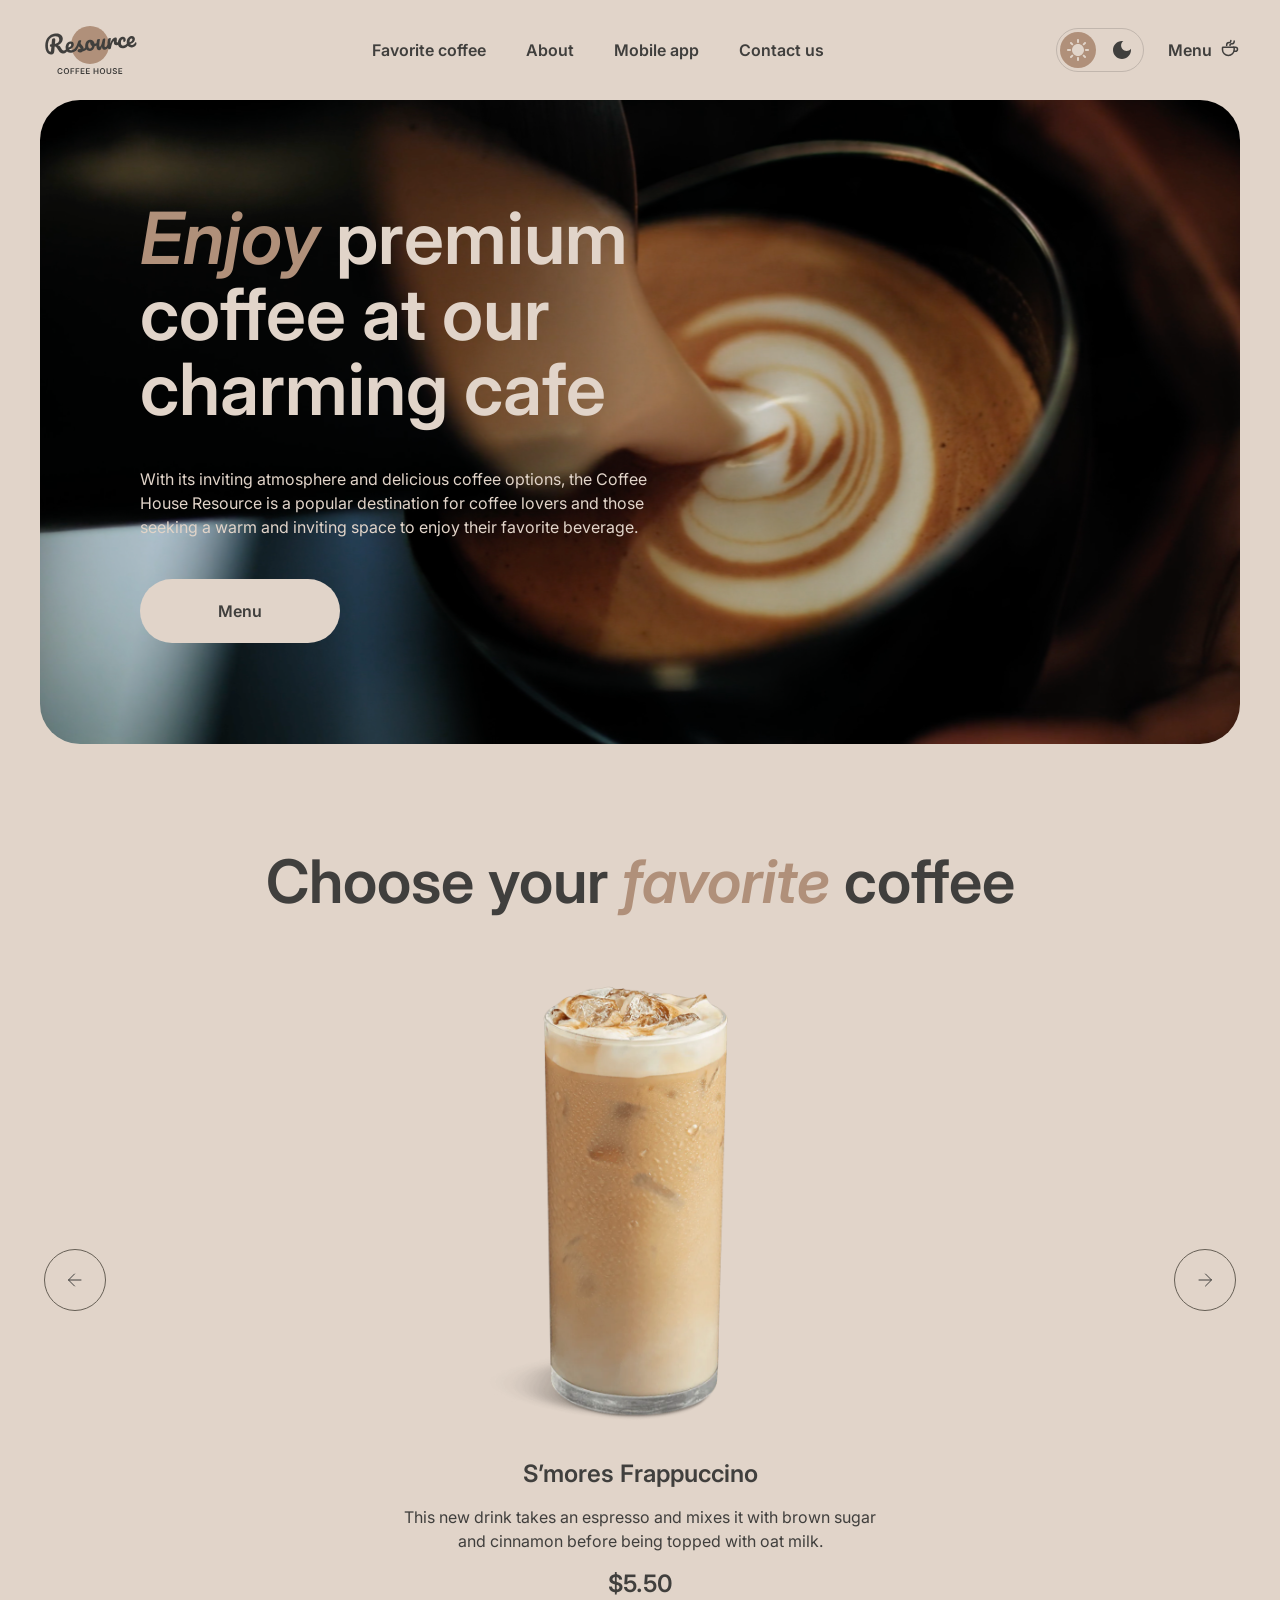
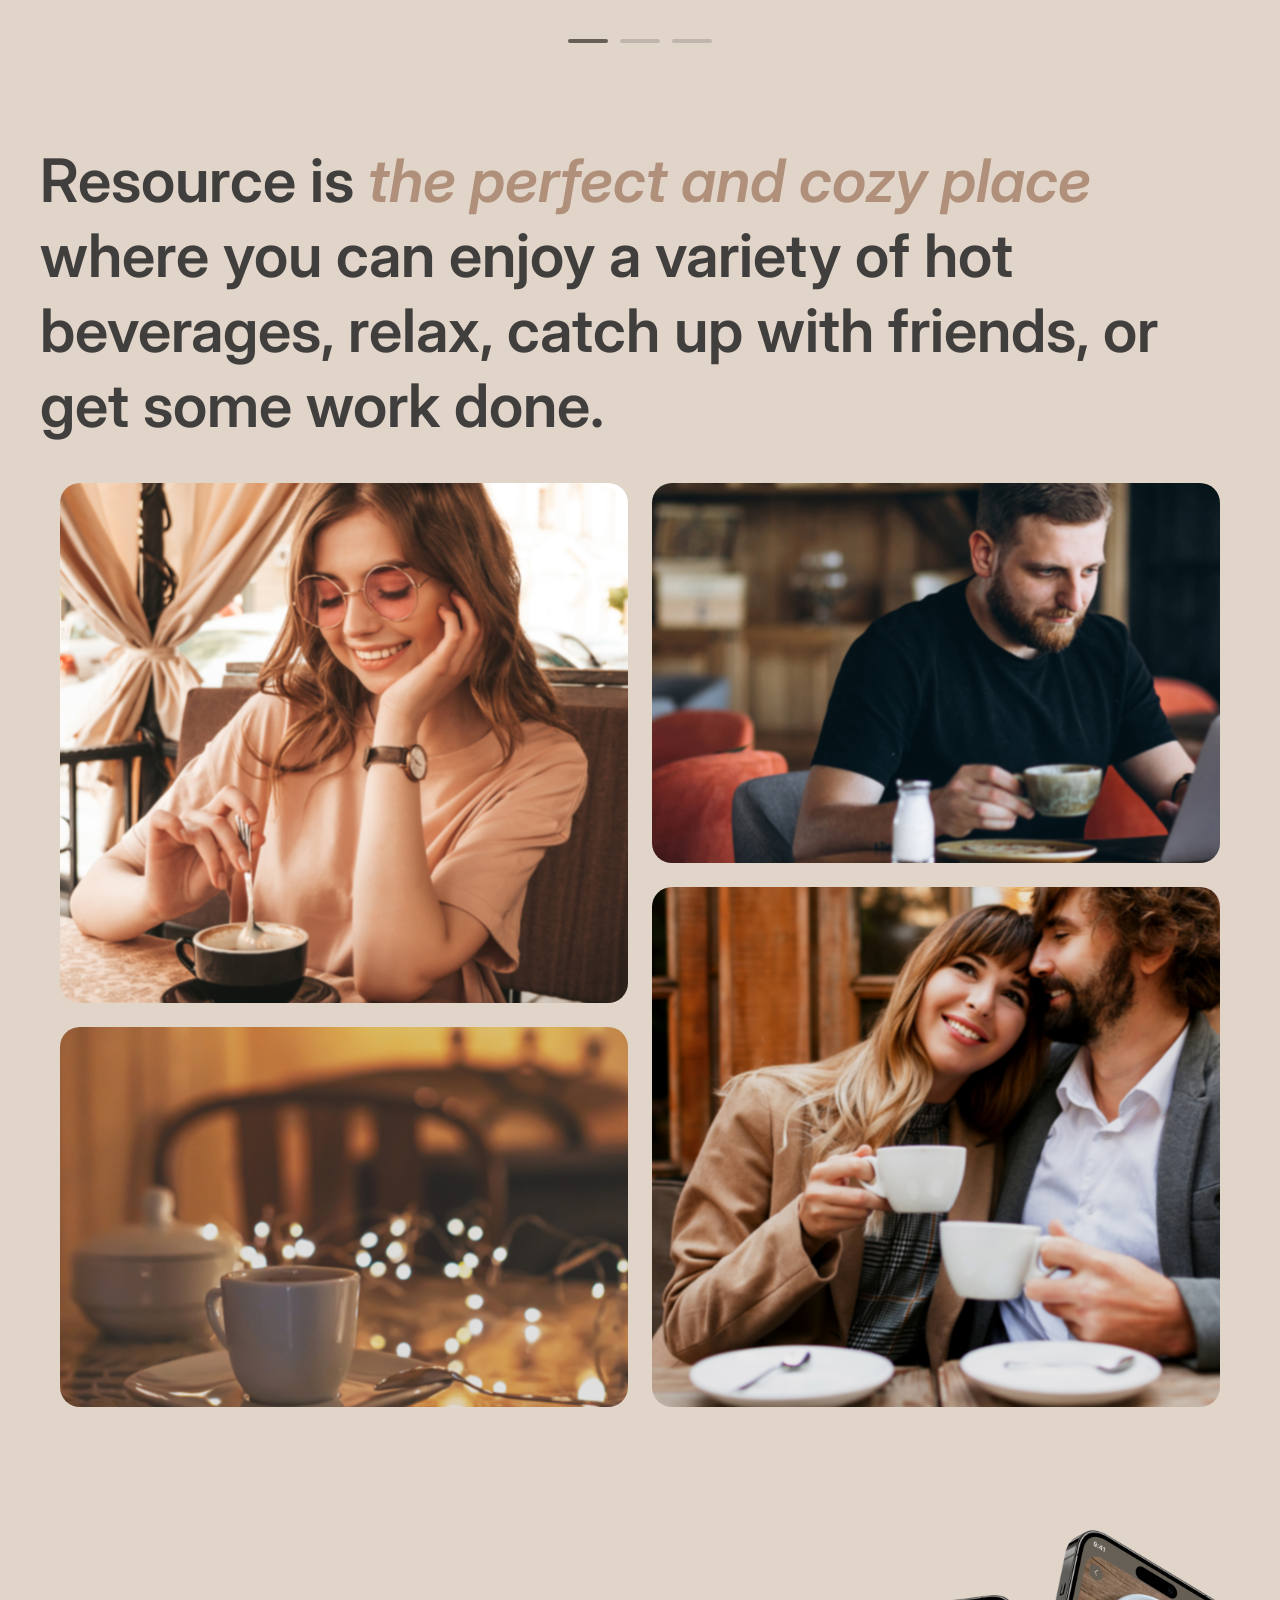
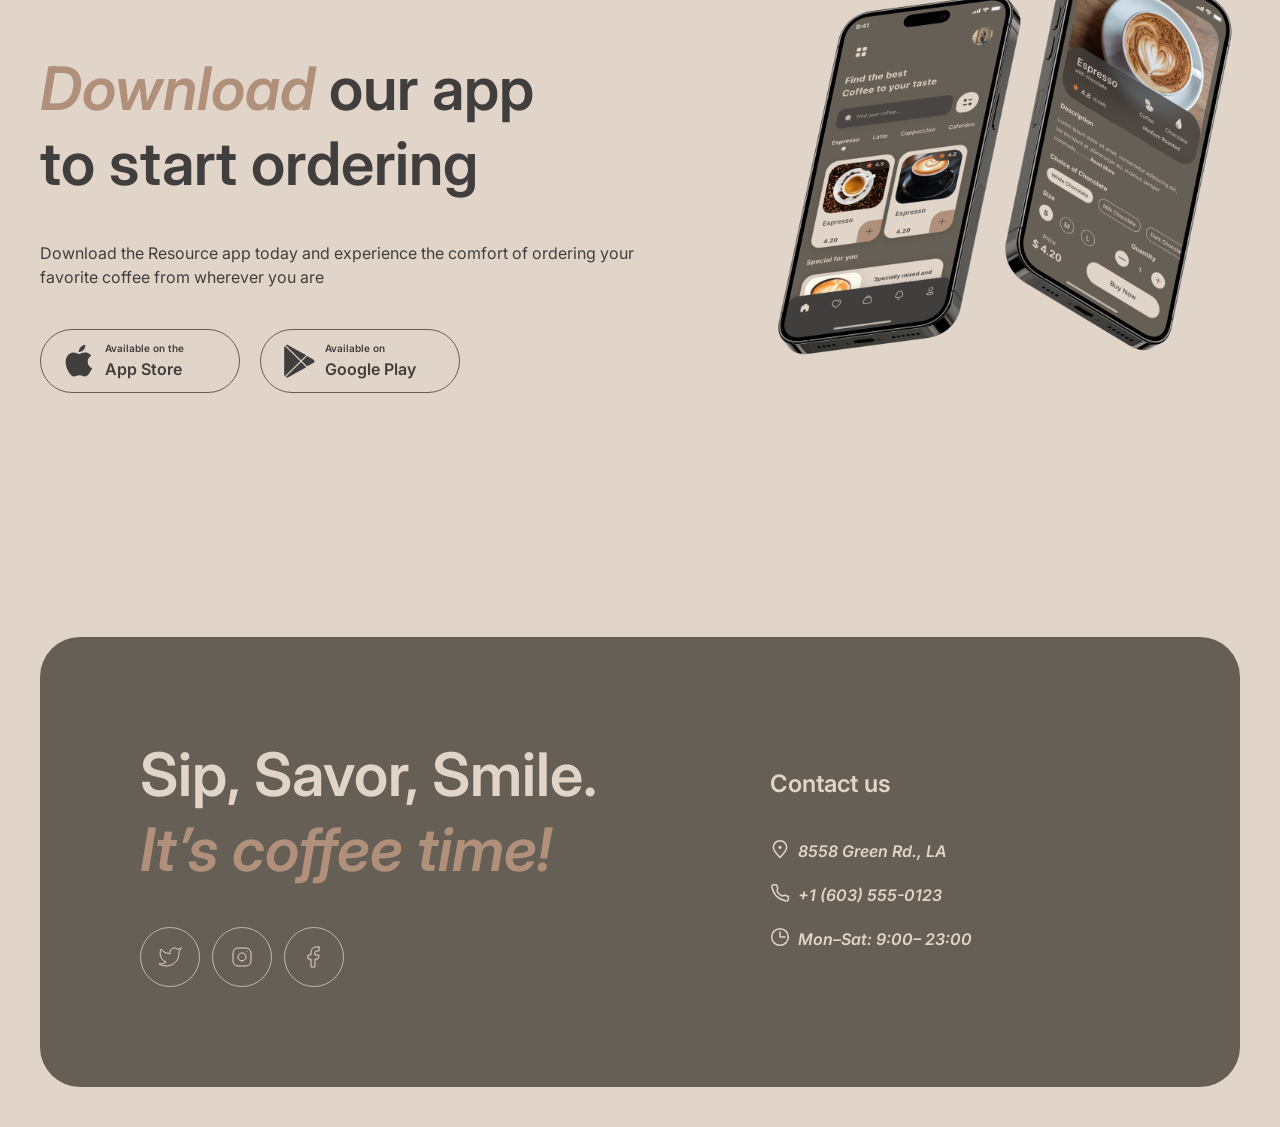
<file: index.html>
<!DOCTYPE html>
<html lang="en">
<head>
  <meta charset="UTF-8">
  <meta name="viewport" content="width=device-width, initial-scale=1.0">
  <title>Coffee-House</title>
  <link rel="icon" id="favicon" type="image/svg" sizes="32x32" href="./images/favicon-images/favicon-light.svg">
  <link rel="preconnect" href="https://fonts.googleapis.com">
  <link rel="preconnect" href="https://fonts.gstatic.com" crossorigin>
  <link href="https://fonts.googleapis.com/css2?family=Inter:ital,opsz,wght@0,14..32,100..900;1,14..32,100..900&display=swap" rel="stylesheet">
  <link rel="stylesheet" href="./styles/home-styles/style.css">
</head>
<body>
  <header>
    <div class="wrapper">
      <a class="logo" href="./index.html">
        <svg width="100" height="60" viewBox="0 0 100 60" fill="none" xmlns="http://www.w3.org/2000/svg">
          <path d="M69 25C69 35.4934 60.4934 44 50 44C39.5066 44 31 35.4934 31 25C31 14.5066 39.5066 6 50 6C60.4934 6 69 14.5066 69 25Z" fill="#B0907A"/>
          <path d="M95.6784 22.2913C95.8856 22.2732 96.0534 22.3548 96.1817 22.5364C96.326 22.7165 96.4127 22.9739 96.442 23.3086C96.4922 23.8824 96.4 24.3884 96.1652 24.8265C95.7789 25.5509 95.2359 26.1365 94.5362 26.5832C93.8524 27.0285 93.0084 27.295 92.0042 27.3829C90.4741 27.5168 89.2469 27.1664 88.3226 26.3318C87.3969 25.4812 86.8658 24.2749 86.7291 22.7129C86.6329 21.6131 86.7748 20.5727 87.1547 19.5919C87.5333 18.5951 88.1046 17.7822 88.8687 17.1532C89.6487 16.5229 90.5568 16.1623 91.5928 16.0717C92.5173 15.9908 93.2829 16.2049 93.8895 16.714C94.4948 17.2071 94.8386 17.9239 94.9209 18.8643C95.0171 19.9641 94.7016 20.9473 93.9743 21.814C93.2617 22.6633 91.9772 23.4021 90.1208 24.0303C90.5675 24.73 91.2451 25.0401 92.1537 24.9606C92.8072 24.9035 93.3279 24.7053 93.7158 24.3662C94.1197 24.0257 94.5692 23.4725 95.0643 22.7064C95.2346 22.4506 95.4393 22.3122 95.6784 22.2913ZM91.3914 18.4503C90.8016 18.5019 90.3295 18.8885 89.9751 19.6102C89.6365 20.3304 89.5098 21.1767 89.5949 22.149L89.5991 22.1968C90.5199 21.8914 91.2318 21.4918 91.7347 20.9981C92.2376 20.5044 92.4632 19.9626 92.4117 19.3729C92.3852 19.0701 92.2766 18.8386 92.0859 18.6786C91.9098 18.5013 91.6783 18.4252 91.3914 18.4503Z"/>
          <path d="M83.2976 28.1446C81.7356 28.2813 80.4779 27.9497 79.5245 27.1497C78.5857 26.3324 78.0529 25.1985 77.926 23.7481C77.813 22.457 77.969 21.303 78.394 20.2861C78.819 19.2692 79.4149 18.4622 80.1818 17.8651C80.9487 17.268 81.7784 16.9304 82.671 16.8523C83.5477 16.7756 84.2481 16.9793 84.7723 17.4635C85.311 17.9303 85.6159 18.5702 85.6871 19.383C85.7456 20.0525 85.6437 20.6316 85.3813 21.1203C85.1348 21.6076 84.7725 21.8722 84.2944 21.9141C83.9915 21.9406 83.7382 21.8904 83.5344 21.7637C83.3465 21.6356 83.2414 21.444 83.2191 21.189C83.2093 21.0774 83.2141 20.9485 83.2334 20.8023C83.2527 20.6561 83.2676 20.5504 83.278 20.4852C83.3367 20.2392 83.357 20.0125 83.3389 19.8053C83.3208 19.5981 83.2511 19.4436 83.1297 19.3418C83.0243 19.2386 82.876 19.1953 82.6847 19.2121C82.3181 19.2441 81.9901 19.4415 81.7006 19.8041C81.4097 20.1508 81.193 20.6114 81.0506 21.186C80.9081 21.7606 80.8661 22.3826 80.9247 23.0521C81.0865 24.901 81.9723 25.7551 83.5821 25.6142C84.2356 25.557 84.9181 25.2805 85.6296 24.7846C86.3556 24.2714 87.0469 23.5444 87.7034 22.6036C87.8752 22.3637 88.0806 22.2333 88.3197 22.2124C88.5269 22.1942 88.6946 22.2759 88.8229 22.4574C88.9672 22.6375 89.054 22.895 89.0832 23.2297C89.1362 23.8354 89.028 24.3427 88.7587 24.7518C88.0904 25.7418 87.2526 26.5378 86.2452 27.1399C85.2524 27.7247 84.2699 28.0596 83.2976 28.1446Z"/>
          <path d="M69.549 29.3476C68.9433 29.4006 68.485 29.1195 68.1742 28.5042C67.8794 27.8876 67.6706 26.8779 67.5479 25.4753C67.3666 23.4032 67.4892 21.4089 67.9158 19.4924C68.0188 19.0177 68.2207 18.6627 68.5213 18.4276C68.8365 18.1752 69.289 18.0232 69.8787 17.9716C70.1975 17.9437 70.4242 17.964 70.5586 18.0326C70.6931 18.1011 70.7701 18.2469 70.7897 18.4701C70.812 18.7251 70.7426 19.3094 70.5816 20.2229C70.478 20.8744 70.3993 21.4434 70.3455 21.93C70.2917 22.4165 70.2636 23.0132 70.2612 23.7201C70.6673 22.3033 71.1594 21.136 71.7376 20.2181C72.3158 19.3002 72.8997 18.6308 73.4892 18.2098C74.0947 17.7874 74.6605 17.5532 75.1865 17.5072C76.2225 17.4166 76.7858 17.8893 76.8765 18.9253C76.8946 19.1325 76.8668 19.6409 76.7931 20.4504C76.7214 21.0991 76.6925 21.5032 76.7064 21.6626C76.7552 22.2204 76.9789 22.4819 77.3773 22.4471C77.8236 22.408 78.3668 22.0072 79.0067 21.2445C79.1958 21.0191 79.4019 20.8967 79.6251 20.8772C79.8323 20.8591 80 20.9408 80.1283 21.1223C80.2712 21.2864 80.3559 21.5199 80.3824 21.8228C80.434 22.4125 80.315 22.8887 80.0255 23.2513C79.6197 23.7526 79.1285 24.1971 78.5521 24.5848C77.9903 24.9552 77.3746 25.1697 76.7052 25.2282C75.8604 25.3021 75.196 25.1434 74.7121 24.7521C74.2441 24.3594 73.978 23.7965 73.9139 23.0633C73.8929 22.8242 73.8959 22.583 73.9228 22.3397C73.9268 22.0182 73.9239 21.8016 73.9142 21.69C73.8919 21.435 73.793 21.3151 73.6177 21.3305C73.3786 21.3514 73.0836 21.6503 72.7325 22.2271C72.396 22.7865 72.0748 23.5213 71.7689 24.4314C71.4631 25.3415 71.2332 26.2932 71.0791 27.2864C70.9694 28.0509 70.8068 28.5791 70.5914 28.8709C70.3906 29.1455 70.0431 29.3044 69.549 29.3476Z"/>
          <path d="M59.2462 30.2488C58.5289 30.3116 57.9106 30.0364 57.3912 29.4233C56.8863 28.7929 56.5906 27.9836 56.5042 26.9954C56.3996 25.8 56.3838 24.7012 56.4567 23.699C56.5282 22.6809 56.6985 21.5979 56.9675 20.4501C57.085 19.958 57.2782 19.5958 57.547 19.3635C57.8157 19.1312 58.2609 18.9878 58.8826 18.9334C59.2332 18.9028 59.4772 18.9376 59.6145 19.038C59.7677 19.1371 59.8541 19.2981 59.8736 19.5213C59.8847 19.6488 59.8347 20.0868 59.7235 20.8354C59.6157 21.4391 59.5349 21.9842 59.4811 22.4707C59.3088 24.1722 59.247 25.3019 59.2958 25.8598C59.3251 26.1945 59.3859 26.4301 59.4781 26.5666C59.569 26.6871 59.7021 26.7397 59.8774 26.7244C60.1165 26.7035 60.3904 26.4386 60.6993 25.9297C61.024 25.4195 61.3431 24.6608 61.6565 23.6536C61.9859 22.6451 62.2798 21.4148 62.5382 19.9627C62.6239 19.4734 62.7852 19.114 63.0221 18.8845C63.2749 18.6535 63.6643 18.5151 64.1903 18.4691C64.5569 18.437 64.8161 18.4625 64.9679 18.5456C65.1184 18.6127 65.204 18.7658 65.2249 19.0049C65.2598 19.4034 65.1561 20.5127 64.9138 22.3327C64.646 24.412 64.533 25.6907 64.5748 26.1688C64.6013 26.4717 64.686 26.7052 64.8289 26.8694C64.9703 27.0176 65.1447 27.0827 65.3519 27.0645C65.6706 27.0366 66.0285 26.8126 66.4254 26.3924C66.8368 25.9549 67.3708 25.2657 68.0273 24.3249C68.199 24.0851 68.4044 23.9547 68.6435 23.9337C68.8507 23.9156 69.0185 23.9973 69.1468 24.1788C69.291 24.3589 69.3778 24.6163 69.4071 24.9511C69.4629 25.5886 69.3547 26.096 69.0825 26.4731C68.471 27.3779 67.7905 28.1361 67.041 28.7477C66.3074 29.358 65.4385 29.707 64.4343 29.7949C63.6693 29.8618 63.0776 29.6165 62.6594 29.0588C62.2572 28.4997 62.0093 27.6862 61.9159 26.6183C61.7398 27.7259 61.4065 28.5982 60.9162 29.2354C60.4245 29.8566 59.8678 30.1944 59.2462 30.2488Z"/>
          <path d="M57.5606 22.8796C57.7678 22.8614 57.9362 22.9511 58.0659 23.1485C58.1956 23.346 58.2744 23.6041 58.3023 23.9229C58.3692 24.688 58.1779 25.1625 57.7282 25.3463C56.8011 25.7647 55.7659 26.048 54.6225 26.1963C54.4367 27.5616 53.9332 28.6898 53.1117 29.5808C52.2888 30.4559 51.3115 30.9429 50.1799 31.0419C49.2235 31.1256 48.3824 30.9663 47.6566 30.564C46.9467 30.1603 46.383 29.5913 45.9654 28.8569C45.5478 28.1225 45.3 27.309 45.2219 26.4164C45.1159 25.205 45.2529 24.1089 45.6328 23.1281C46.0114 22.1313 46.5841 21.3343 47.351 20.7372C48.1165 20.1242 48.9933 19.7744 49.9816 19.688C51.1929 19.582 52.2022 19.9193 53.0093 20.6999C53.8309 21.4632 54.3592 22.453 54.5941 23.6691C55.339 23.5558 56.2177 23.3183 57.23 22.9567C57.3547 22.9136 57.4649 22.8879 57.5606 22.8796ZM50.1494 28.4908C50.6595 28.4462 51.0797 28.2007 51.41 27.7542C51.7563 27.3063 51.959 26.6863 52.0182 25.8941C51.4948 25.6026 51.0739 25.1977 50.7555 24.6795C50.4531 24.1599 50.2754 23.5972 50.2224 22.9916C50.2001 22.7365 50.2017 22.4794 50.2272 22.2202L50.1076 22.2307C49.4701 22.2864 48.9633 22.644 48.5873 23.3032C48.2259 23.9452 48.094 24.824 48.1916 25.9398C48.2683 26.8164 48.4942 27.4712 48.8694 27.9042C49.2605 28.3357 49.6872 28.5313 50.1494 28.4908Z"/>
          <path d="M40.3103 32.4354C39.4815 32.508 38.8272 32.3725 38.3474 32.029C37.8836 31.6841 37.6307 31.2726 37.5889 30.7944C37.5527 30.38 37.6727 30.0081 37.9491 29.6787C38.2254 29.3494 38.6584 29.1589 39.2482 29.1073C39.4554 29.0892 39.6966 29.0922 39.9717 29.1163C40.2614 29.1231 40.4787 29.1282 40.6235 29.1316C40.5713 28.7185 40.4415 28.3364 40.2341 27.9851C40.0427 27.6325 39.8048 27.3 39.5205 26.9876C39.2348 26.6592 38.9692 26.3773 38.7237 26.1418C38.3119 27.1254 37.8861 27.9497 37.4464 28.6145C37.0226 29.278 36.5482 29.9137 36.0232 30.5218C35.7614 30.8338 35.4711 31.0038 35.1523 31.0316C34.8973 31.054 34.6824 30.9844 34.5077 30.823C34.3316 30.6457 34.2316 30.4216 34.2079 30.1506C34.1801 29.8318 34.2658 29.5272 34.4653 29.2367L34.7426 28.827C35.5244 27.6664 36.1078 26.7159 36.4928 25.9756C36.7233 25.4896 36.9884 24.8481 37.288 24.0509C37.5863 23.2379 37.8745 22.4016 38.1527 21.542C38.3942 20.8142 38.9931 20.4085 39.9494 20.3248C40.3957 20.2858 40.71 20.2984 40.8923 20.3628C41.0746 20.4271 41.1734 20.547 41.1888 20.7223C41.1971 20.8179 41.1785 20.9722 41.1329 21.1849C41.0873 21.3977 41.0177 21.6126 40.9243 21.8296C40.6876 22.4285 40.5867 22.9272 40.6215 23.3257C40.6424 23.5647 40.7451 23.8208 40.9296 24.0937C41.1301 24.3653 41.4244 24.7009 41.8127 25.1006C42.3814 25.7254 42.8141 26.2657 43.111 26.7216C43.4224 27.1601 43.6025 27.6583 43.6513 28.2162C43.6652 28.3756 43.6688 28.6001 43.662 28.8898C44.4166 28.5187 45.2626 27.6335 46.2003 26.2345C46.372 25.9946 46.5774 25.8642 46.8165 25.8433C47.0237 25.8252 47.1915 25.9069 47.3198 26.0884C47.464 26.2685 47.5508 26.5259 47.5801 26.8606C47.6331 27.4663 47.5249 27.9737 47.2555 28.3827C46.545 29.4407 45.8392 30.185 45.1381 30.6158C44.4515 31.0292 43.5756 31.2985 42.5105 31.4238C41.9204 32.0215 41.187 32.3587 40.3103 32.4354Z"/>
          <path d="M36.6161 26.7357C36.8233 26.7175 36.9911 26.7992 37.1194 26.9807C37.2636 27.1608 37.3504 27.4183 37.3797 27.753C37.4355 28.3905 37.3273 28.8979 37.0551 29.2751C36.5281 30.0439 35.7492 30.7786 34.7183 31.4791C33.7034 32.1782 32.5823 32.5815 31.355 32.6888C29.6814 32.8353 28.3426 32.4947 27.3386 31.667C26.3347 30.8394 25.7637 29.6365 25.6256 28.0586C25.5294 26.9588 25.6713 25.9185 26.0512 24.9376C26.4298 23.9408 27.0011 23.1279 27.7652 22.4989C28.5452 21.8686 29.4533 21.508 30.4893 21.4174C31.4138 21.3365 32.1793 21.5506 32.786 22.0597C33.3913 22.5528 33.7351 23.2696 33.8173 24.21C33.9136 25.3098 33.5981 26.293 32.8708 27.1597C32.1581 28.009 30.8816 28.7471 29.0412 29.3739C29.5039 30.0722 30.293 30.3726 31.4088 30.275C32.126 30.2122 32.9173 29.894 33.7826 29.3204C34.6625 28.7295 35.4016 27.9983 35.9999 27.1269C36.1716 26.887 36.377 26.7566 36.6161 26.7357ZM30.2878 23.796C29.6981 23.8476 29.226 24.2342 28.8715 24.9559C28.533 25.6761 28.4063 26.5224 28.4914 27.4947L28.4955 27.5425C29.4164 27.2371 30.1283 26.8375 30.6312 26.3438C31.1341 25.8501 31.3597 25.3083 31.3081 24.7186C31.2816 24.4158 31.1731 24.1843 30.9824 24.0243C30.8063 23.847 30.5747 23.7709 30.2878 23.796Z"/>
          <path d="M27.6906 27.5167C27.8978 27.4986 28.0656 27.5803 28.1939 27.7618C28.3382 27.9419 28.4249 28.1993 28.4542 28.5341C28.5086 29.1557 28.4004 29.6631 28.1296 30.0561C27.4454 31.0476 26.7351 31.8324 25.9987 32.4108C25.261 32.9733 24.3581 33.3012 23.2902 33.3946C22.2541 33.4853 21.3451 33.2837 20.5631 32.79C19.797 32.2949 19.028 31.3985 18.256 30.1009C17.6351 29.063 17.151 28.3023 16.8035 27.8188C16.4547 27.3193 16.119 26.9712 15.7967 26.7745C15.4903 26.5765 15.1198 26.4724 14.6852 26.4622C14.6508 26.8025 14.5595 27.8705 14.4114 29.6663C14.3537 30.4744 14.3165 30.9675 14.3 31.1456C14.2256 32.1319 13.9724 32.9089 13.5402 33.4767C13.1067 34.0286 12.4038 34.3471 11.4315 34.4321C10.3636 34.5256 9.38799 34.2977 8.50477 33.7486C7.63609 33.1822 6.9298 32.3606 6.38589 31.2839C5.84059 30.1913 5.50518 28.9277 5.37968 27.4932C5.1454 24.8154 5.40544 22.4638 6.15978 20.4383C6.93006 18.4115 8.10738 16.8148 9.69174 15.6483C11.2906 14.4644 13.1899 13.7763 15.3895 13.5838C16.9196 13.45 18.223 13.5688 19.2994 13.9404C20.3759 14.312 21.1968 14.8826 21.762 15.6523C22.3432 16.4206 22.6784 17.3148 22.7676 18.3349C22.8457 19.2275 22.7073 20.1229 22.3522 21.0213C22.0117 21.9023 21.4476 22.7066 20.66 23.434C19.8724 24.1614 18.8869 24.7375 17.7034 25.1622C18.4866 25.3025 19.1057 25.5856 19.5605 26.0116C20.0154 26.4376 20.4891 27.0787 20.9816 27.9351C21.5115 28.8524 22.0112 29.5153 22.4806 29.924C22.966 30.3312 23.4955 30.5098 24.0693 30.4596C24.5794 30.4149 25.0509 30.205 25.4838 29.8299C25.9154 29.4388 26.4456 28.7981 27.0744 27.9079C27.2461 27.6681 27.4515 27.5377 27.6906 27.5167ZM11.3837 26.727C10.8418 26.7744 10.4561 26.6797 10.2266 26.4428C10.013 26.2045 9.89225 25.9259 9.86436 25.6071C9.8309 25.2246 9.92394 24.9113 10.1435 24.6672C10.379 24.4218 10.6562 24.2851 10.9749 24.2572L11.5727 24.2049C11.691 22.6206 11.8123 21.2528 11.9364 20.1016C12.053 19.0474 12.6771 18.4708 13.8088 18.3718C14.7173 18.2923 15.2071 18.659 15.2782 19.4719C15.2936 19.6473 15.2975 19.7835 15.2899 19.8805L14.9199 23.9121C15.7764 23.789 16.5393 23.5134 17.2085 23.0855C17.8937 22.6561 18.4149 22.0966 18.7722 21.4068C19.1454 20.7156 19.2957 19.9556 19.2232 19.1268C19.1353 18.1226 18.7236 17.3636 17.988 16.8498C17.2524 16.3359 16.2232 16.1369 14.9002 16.2526C13.3382 16.3893 12.0016 16.8997 10.8904 17.7839C9.79381 18.6508 8.98568 19.8779 8.46605 21.4653C7.94503 23.0366 7.78003 24.9142 7.97108 27.0978C8.06033 28.1179 8.24063 28.9855 8.51198 29.7006C8.78334 30.4157 9.08648 30.9432 9.42139 31.2834C9.75631 31.6235 10.0592 31.7817 10.3302 31.7579C10.5374 31.7398 10.6957 31.6216 10.8051 31.4032C10.9304 31.1834 11.0127 30.839 11.052 30.3698L11.3837 26.727Z"/>
          <path d="M78.4023 54.0001V48.1819H82.1864V49.0654H79.4563V50.645H81.9904V51.5285H79.4563V53.1165H82.2092V54.0001H78.4023Z"/>
          <path d="M75.9698 49.7813C75.9433 49.5332 75.8316 49.34 75.6346 49.2017C75.4395 49.0635 75.1857 48.9943 74.8732 48.9943C74.6535 48.9943 74.4651 49.0275 74.3079 49.0938C74.1507 49.1601 74.0304 49.25 73.9471 49.3637C73.8638 49.4773 73.8211 49.607 73.8192 49.7529C73.8192 49.8741 73.8467 49.9792 73.9016 50.0682C73.9585 50.1572 74.0352 50.233 74.1317 50.2955C74.2283 50.3561 74.3353 50.4072 74.4528 50.4489C74.5702 50.4906 74.6886 50.5256 74.8079 50.554L75.3533 50.6904C75.573 50.7415 75.7842 50.8106 75.9869 50.8977C76.1914 50.9849 76.3742 51.0947 76.5352 51.2273C76.698 51.3599 76.8268 51.5199 76.9215 51.7074C77.0162 51.8949 77.0636 52.1146 77.0636 52.3665C77.0636 52.7074 76.9764 53.0076 76.8022 53.2671C76.628 53.5246 76.3761 53.7263 76.0465 53.8722C75.7189 54.0161 75.3221 54.0881 74.8562 54.0881C74.4035 54.0881 74.0105 54.018 73.6772 53.8779C73.3458 53.7377 73.0863 53.5332 72.8988 53.2642C72.7132 52.9953 72.6128 52.6676 72.5977 52.2813H73.6346C73.6497 52.4839 73.7122 52.6525 73.8221 52.787C73.9319 52.9214 74.0749 53.0218 74.2511 53.0881C74.4291 53.1544 74.628 53.1875 74.8477 53.1875C75.0768 53.1875 75.2776 53.1534 75.4499 53.0852C75.6242 53.0152 75.7605 52.9186 75.859 52.7955C75.9575 52.6705 76.0077 52.5246 76.0096 52.358C76.0077 52.2065 75.9632 52.0815 75.8761 51.983C75.7889 51.8826 75.6668 51.7993 75.5096 51.733C75.3543 51.6648 75.1725 51.6042 74.9641 51.5512L74.3022 51.3807C73.823 51.2576 73.4442 51.071 73.1658 50.821C72.8893 50.5692 72.7511 50.2349 72.7511 49.8182C72.7511 49.4754 72.8439 49.1752 73.0295 48.9176C73.217 48.6601 73.4717 48.4602 73.7937 48.3182C74.1156 48.1743 74.4802 48.1023 74.8874 48.1023C75.3003 48.1023 75.6621 48.1743 75.9727 48.3182C76.2852 48.4602 76.5304 48.6582 76.7085 48.912C76.8865 49.1638 76.9783 49.4536 76.984 49.7813H75.9698Z"/>
          <path d="M70.2086 48.1819H71.2626V51.983C71.2626 52.3997 71.1641 52.7662 70.9672 53.0825C70.7721 53.3987 70.4975 53.6459 70.1433 53.8239C69.7891 54.0001 69.3753 54.0881 68.9018 54.0881C68.4264 54.0881 68.0117 54.0001 67.6575 53.8239C67.3033 53.6459 67.0287 53.3987 66.8336 53.0825C66.6386 52.7662 66.541 52.3997 66.541 51.983V48.1819H67.595V51.895C67.595 52.1374 67.648 52.3533 67.7541 52.5427C67.862 52.7321 68.0136 52.8807 68.2086 52.9887C68.4037 53.0948 68.6348 53.1478 68.9018 53.1478C69.1689 53.1478 69.3999 53.0948 69.595 52.9887C69.792 52.8807 69.9435 52.7321 70.0495 52.5427C70.1556 52.3533 70.2086 52.1374 70.2086 51.895V48.1819Z"/>
          <path d="M65.1435 51.0909C65.1435 51.7178 65.026 52.2548 64.7912 52.7017C64.5582 53.1468 64.2401 53.4877 63.8366 53.7245C63.4351 53.9612 62.9796 54.0796 62.4702 54.0796C61.9607 54.0796 61.5043 53.9612 61.1009 53.7245C60.6993 53.4858 60.3812 53.144 60.1463 52.6989C59.9134 52.2519 59.7969 51.7159 59.7969 51.0909C59.7969 50.464 59.9134 49.9281 60.1463 49.483C60.3812 49.036 60.6993 48.6942 61.1009 48.4574C61.5043 48.2207 61.9607 48.1023 62.4702 48.1023C62.9796 48.1023 63.4351 48.2207 63.8366 48.4574C64.2401 48.6942 64.5582 49.036 64.7912 49.483C65.026 49.9281 65.1435 50.464 65.1435 51.0909ZM64.0838 51.0909C64.0838 50.6496 64.0147 50.2775 63.8764 49.9745C63.7401 49.6695 63.5507 49.4394 63.3082 49.2841C63.0658 49.1269 62.7865 49.0483 62.4702 49.0483C62.1539 49.0483 61.8745 49.1269 61.6321 49.2841C61.3897 49.4394 61.1993 49.6695 61.0611 49.9745C60.9247 50.2775 60.8565 50.6496 60.8565 51.0909C60.8565 51.5322 60.9247 51.9053 61.0611 52.2102C61.1993 52.5133 61.3897 52.7434 61.6321 52.9006C61.8745 53.0559 62.1539 53.1335 62.4702 53.1335C62.7865 53.1335 63.0658 53.0559 63.3082 52.9006C63.5507 52.7434 63.7401 52.5133 63.8764 52.2102C64.0147 51.9053 64.0838 51.5322 64.0838 51.0909Z"/>
          <path d="M53.5918 54.0001V48.1819H54.6458V50.645H57.3418V48.1819H58.3986V54.0001H57.3418V51.5285H54.6458V54.0001H53.5918Z"/>
          <path d="M45.9492 54.0001V48.1819H49.7333V49.0654H47.0032V50.645H49.5373V51.5285H47.0032V53.1165H49.756V54.0001H45.9492Z"/>
          <path d="M40.6895 54.0001V48.1819H44.4735V49.0654H41.7434V50.645H44.2775V51.5285H41.7434V53.1165H44.4963V54.0001H40.6895Z"/>
          <path d="M35.6016 54.0001V48.1819H39.3288V49.0654H36.6555V50.645H39.0732V51.5285H36.6555V54.0001H35.6016Z"/>
          <path d="M30.5137 54.0001V48.1819H34.2409V49.0654H31.5676V50.645H33.9853V51.5285H31.5676V54.0001H30.5137Z"/>
          <path d="M29.1181 51.0909C29.1181 51.7178 29.0007 52.2548 28.7658 52.7017C28.5328 53.1468 28.2147 53.4877 27.8113 53.7245C27.4097 53.9612 26.9542 54.0796 26.4448 54.0796C25.9353 54.0796 25.4789 53.9612 25.0755 53.7245C24.6739 53.4858 24.3558 53.144 24.1209 52.6989C23.888 52.2519 23.7715 51.7159 23.7715 51.0909C23.7715 50.464 23.888 49.9281 24.1209 49.483C24.3558 49.036 24.6739 48.6942 25.0755 48.4574C25.4789 48.2207 25.9353 48.1023 26.4448 48.1023C26.9542 48.1023 27.4097 48.2207 27.8113 48.4574C28.2147 48.6942 28.5328 49.036 28.7658 49.483C29.0007 49.9281 29.1181 50.464 29.1181 51.0909ZM28.0584 51.0909C28.0584 50.6496 27.9893 50.2775 27.851 49.9745C27.7147 49.6695 27.5253 49.4394 27.2828 49.2841C27.0404 49.1269 26.7611 49.0483 26.4448 49.0483C26.1285 49.0483 25.8491 49.1269 25.6067 49.2841C25.3643 49.4394 25.1739 49.6695 25.0357 49.9745C24.8993 50.2775 24.8311 50.6496 24.8311 51.0909C24.8311 51.5322 24.8993 51.9053 25.0357 52.2102C25.1739 52.5133 25.3643 52.7434 25.6067 52.9006C25.8491 53.0559 26.1285 53.1335 26.4448 53.1335C26.7611 53.1335 27.0404 53.0559 27.2828 52.9006C27.5253 52.7434 27.7147 52.5133 27.851 52.2102C27.9893 51.9053 28.0584 51.5322 28.0584 51.0909Z"/>
          <path d="M22.5536 50.1449H21.4911C21.4608 49.9707 21.4049 49.8163 21.3235 49.6818C21.2421 49.5455 21.1407 49.4299 21.0195 49.3352C20.8983 49.2406 20.7601 49.1695 20.6048 49.1222C20.4513 49.0729 20.2856 49.0483 20.1076 49.0483C19.7913 49.0483 19.511 49.1279 19.2667 49.287C19.0224 49.4442 18.8311 49.6752 18.6928 49.9801C18.5546 50.2832 18.4854 50.6534 18.4854 51.0909C18.4854 51.536 18.5546 51.911 18.6928 52.2159C18.833 52.519 19.0243 52.7481 19.2667 52.9034C19.511 53.0568 19.7904 53.1335 20.1048 53.1335C20.279 53.1335 20.4419 53.1108 20.5934 53.0654C20.7468 53.018 20.8841 52.9489 21.0053 52.858C21.1284 52.7671 21.2317 52.6553 21.315 52.5227C21.4002 52.3902 21.4589 52.2387 21.4911 52.0682L22.5536 52.0739C22.5138 52.3504 22.4277 52.6099 22.2951 52.8523C22.1644 53.0947 21.993 53.3087 21.7809 53.4943C21.5688 53.6781 21.3207 53.822 21.0366 53.9262C20.7525 54.0284 20.4371 54.0796 20.0906 54.0796C19.5792 54.0796 19.1228 53.9612 18.7212 53.7245C18.3197 53.4877 18.0034 53.1459 17.7724 52.6989C17.5413 52.2519 17.4258 51.7159 17.4258 51.0909C17.4258 50.464 17.5423 49.9281 17.7752 49.483C18.0082 49.036 18.3254 48.6942 18.7269 48.4574C19.1284 48.2207 19.583 48.1023 20.0906 48.1023C20.4144 48.1023 20.7156 48.1477 20.994 48.2387C21.2724 48.3296 21.5205 48.4631 21.7383 48.6392C21.9561 48.8135 22.1351 49.0275 22.2752 49.2813C22.4173 49.5332 22.5101 49.821 22.5536 50.1449Z"/>
        </svg>
      </a>
      <nav>
        <ul class="header-links">
          <li><a href="#favorite-coffee">Favorite coffee</a></li>
          <li><a href="#about">About</a></li>
          <li><a href="#app">Mobile app</a></li>
          <li><a href="#contacts">Contact us</a></li>
        </ul>
      </nav>
      <div class="header__right-item">
        <div class="right-item__toggle">
          <div class="toggle__sun">
            <svg width="22" height="22" viewBox="0 0 22 22" fill="none" xmlns="http://www.w3.org/2000/svg">
              <path d="M10 3V1C10 0.45 10.45 0 11 0C11.55 0 12 0.45 12 1V3C12 3.55 11.55 4 11 4C10.45 4 10 3.55 10 3ZM17.36 6.05L18.77 4.63C19.16 4.24 19.16 3.61 18.77 3.22C18.38 2.83 17.75 2.83 17.36 3.22L15.95 4.64C15.56 5.03 15.56 5.66 15.95 6.05C16.34 6.44 16.97 6.44 17.36 6.05ZM21 10H19C18.45 10 18 10.45 18 11C18 11.55 18.45 12 19 12H21C21.55 12 22 11.55 22 11C22 10.45 21.55 10 21 10ZM11 18C10.45 18 10 18.45 10 19V21C10 21.55 10.45 22 11 22C11.55 22 12 21.55 12 21V19C12 18.45 11.55 18 11 18ZM4.64 6.05L3.22 4.64C2.83 4.25 2.83 3.61 3.22 3.23C3.61 2.85 4.25 2.84 4.63 3.23L6.04 4.64C6.43 5.03 6.43 5.67 6.04 6.05C5.65 6.43 5.02 6.44 4.64 6.05ZM15.95 15.95C15.56 16.34 15.56 16.98 15.95 17.36L17.36 18.77C17.75 19.16 18.39 19.16 18.77 18.77C19.16 18.38 19.16 17.74 18.77 17.36L17.36 15.95C16.98 15.56 16.34 15.56 15.95 15.95ZM1 12H3C3.55 12 4 11.55 4 11C4 10.45 3.55 10 3 10H1C0.45 10 0 10.45 0 11C0 11.55 0.45 12 1 12ZM4.64 18.78L6.05 17.37C6.44 16.98 6.44 16.34 6.05 15.96C5.66 15.58 5.02 15.57 4.64 15.96L3.23 17.37C2.84 17.76 2.84 18.4 3.23 18.78C3.61 19.17 4.25 19.17 4.64 18.78ZM11 5C7.69 5 5 7.69 5 11C5 14.31 7.69 17 11 17C14.31 17 17 14.31 17 11C17 7.69 14.31 5 11 5Z" fill="#E1D4C9"/>
            </svg>
          </div>
          <div class="toggle__moon">
             <svg width="18" height="18" viewBox="0 0 18 18" fill="none" xmlns="http://www.w3.org/2000/svg">
              <path d="M9 0C4.03 0 0 4.03 0 9C0 13.97 4.03 18 9 18C13.97 18 18 13.97 18 9C18 8.54 17.96 8.08 17.9 7.64C16.92 9.01 15.32 9.9 13.5 9.9C10.52 9.9 8.1 7.48 8.1 4.5C8.1 2.69 8.99 1.08 10.36 0.0999999C9.92 0.0399999 9.46 0 9 0Z" fill="#403F3D"/>
            </svg>
          </div>
        </div>
        <a class="right-item__menu" href="./pages/menu.html">
          <span>Menu</span>
          <svg class="intro-info__button-cup" width="20" height="20" viewBox="0 0 20 20" fill="none" xmlns="http://www.w3.org/2000/svg">
            <path d="M14.166 9.76667V11.6667C14.166 14.8883 11.5543 17.5 8.33268 17.5C5.11102 17.5 2.49935 14.8883 2.49935 11.6667V9.76667C2.49935 9.4353 2.76798 9.16667 3.09935 9.16667H13.566C13.8974 9.16667 14.166 9.4353 14.166 9.76667Z"  stroke-width="1.5" stroke-linecap="round" stroke-linejoin="round"/>
            <path d="M9.99935 7.49996C9.99935 6.66663 10.5946 5.83329 11.7851 5.83329C13.1 5.83329 14.166 4.7673 14.166 3.45234V2.91663" stroke-width="1.5" stroke-linecap="round" stroke-linejoin="round"/>
            <path d="M6.66732 7.5V7.08333C6.66732 5.70262 7.78661 4.58333 9.16732 4.58333C10.0878 4.58333 10.834 3.83714 10.834 2.91667V2.5" stroke-width="1.5" stroke-linecap="round" stroke-linejoin="round"/>
            <path d="M13.334 9.16663H15.4173C16.5679 9.16663 17.5007 10.0994 17.5007 11.25C17.5007 12.4006 16.5679 13.3333 15.4173 13.3333H14.1673" stroke-width="1.5" stroke-linecap="round" stroke-linejoin="round"/>
          </svg>
        </a>

        <div class="right-item__burger-menu burger-menu--active"></div>
      </div>
    </div>
  </header>
  <main>
    <section id="intro">
      <div class="wrapper">
        <div class="intro__container">
          <div class="intro-info">
            <h1><span class="text-accent">Enjoy</span> premium coffee at our charming cafe</h1>
            <p class="text-medium text-inverse">With its inviting atmosphere and delicious coffee options, the Coffee House Resource is a popular destination for coffee lovers and those seeking a warm and inviting space to enjoy their favorite beverage.</p>
            <a href="./pages/menu.html" class="intro-info__button">
              <span>Menu</span>
              <svg class="intro-info__button-cup" width="20" height="20" viewBox="0 0 20 20" fill="none" xmlns="http://www.w3.org/2000/svg">
                <path d="M14.166 9.76667V11.6667C14.166 14.8883 11.5543 17.5 8.33268 17.5C5.11102 17.5 2.49935 14.8883 2.49935 11.6667V9.76667C2.49935 9.4353 2.76798 9.16667 3.09935 9.16667H13.566C13.8974 9.16667 14.166 9.4353 14.166 9.76667Z" stroke-width="1.5" stroke-linecap="round" stroke-linejoin="round"/>
                <path d="M9.99935 7.49996C9.99935 6.66663 10.5946 5.83329 11.7851 5.83329C13.1 5.83329 14.166 4.7673 14.166 3.45234V2.91663" stroke-width="1.5" stroke-linecap="round" stroke-linejoin="round"/>
                <path d="M6.66732 7.5V7.08333C6.66732 5.70262 7.78661 4.58333 9.16732 4.58333C10.0878 4.58333 10.834 3.83714 10.834 2.91667V2.5" stroke-width="1.5" stroke-linecap="round" stroke-linejoin="round"/>
                <path d="M13.334 9.16663H15.4173C16.5679 9.16663 17.5007 10.0994 17.5007 11.25C17.5007 12.4006 16.5679 13.3333 15.4173 13.3333H14.1673" stroke-width="1.5" stroke-linecap="round" stroke-linejoin="round"/>
              </svg>
            </a>
          </div>
        </div>
      </div>
    </section>
    <section id="favorite-coffee">
      <div class="wrapper">
        <h2>Choose your <span class="text-accent">favorite</span> coffee</h2>
        <div class="slider">
          <div class="slider__arrow left-arrow">
            <svg width="24" height="24" viewBox="0 0 24 24" fill="none" xmlns="http://www.w3.org/2000/svg">
              <path d="M6 12H18.5M12.5 18L18.5 12L12.5 6" stroke-linecap="round" stroke-linejoin="round"/>
            </svg>
          </div>
          <div class="slider__arrow">
            <svg width="24" height="24" viewBox="0 0 24 24" fill="none" xmlns="http://www.w3.org/2000/svg">
              <path d="M6 12H18.5M12.5 18L18.5 12L12.5 6" stroke-linecap="round" stroke-linejoin="round"/>
            </svg>
          </div>
          <div class="slider-items">
            <div class="slider-item">
              <div><img src="./images/favorite-coffee-images/coffee-slider-1.svg" alt="S’mores Frappuccino photo"></div>
              <h3>S’mores Frappuccino</h3>
              <p class="text-medium">This new drink takes an espresso and mixes it with brown sugar and cinnamon before being topped with oat milk.</p>
              <h3>$5.50</h3>
            </div>
            <div class="slider-item">
              <div><img src="./images/favorite-coffee-images/coffee-slider-2.svg" alt="Caramel Macchiato photo"></div>
              <h3>Caramel Macchiato</h3>
              <p class="text-medium">Fragrant and unique classic espresso with rich caramel-peanut syrup, with cream under whipped thick foam.</p>
              <h3>$5.00</h3>
            </div>
            <div class="slider-item">
              <div><img src="./images/favorite-coffee-images/coffee-slider-3.svg" alt="Ice coffee photo"></div>
              <h3>Ice coffee</h3>
              <p class="text-medium">A popular summer drink that tones and invigorates. Prepared from coffee, milk and ice.</p>
              <h3>$4.50</h3>
            </div>
          </div>
          <div class="slider__lines">
            <div class="slider-line slider-line--active"></div>
            <div class="slider-line"></div>
            <div class="slider-line"></div>
          </div>
        </div>
      </div>
    </section>
    <section id="about">
      <div class="wrapper">
        <h2>Resource is <span class="text-accent">the perfect and cozy place</span> where you can enjoy a variety of hot beverages, relax, catch up with friends, or get some work done.</h2>
        <div class="about__images">
          <div></div>
          <div></div>
          <div></div>
          <div></div>
        </div>
      </div>
    </section>
    <section id="app">
      <div class="wrapper">
        <div class="app-description">
          <h2><span class="text-accent">Download</span> our app to&nbsp;start ordering</h2>
          <p class="text-medium">Download the Resource app today and experience the comfort of ordering your favorite coffee from wherever you are</p>
          <div class="app-links">
            <a href="https://www.apple.com/app-store/">
              <div>
                <svg width="36" height="36" viewBox="0 0 36 36" fill="none" xmlns="http://www.w3.org/2000/svg">
                  <path d="M26.7063 18.6307C26.6694 14.6324 30.0641 12.6872 30.2193 12.5966C28.2967 9.86366 25.3169 9.49026 24.2697 9.46048C21.767 9.20369 19.3393 10.9206 18.0644 10.9206C16.764 10.9206 14.8008 9.48529 12.6848 9.52747C9.96196 9.56841 7.41468 11.1055 6.01762 13.4923C3.13444 18.359 5.28474 25.5108 8.04705 29.4446C9.42884 31.3712 11.0435 33.5223 13.1569 33.4466C15.2245 33.3635 15.9968 32.1614 18.4919 32.1614C20.9641 32.1614 21.6893 33.4466 23.8447 33.3983C26.0637 33.3635 27.4608 31.463 28.7942 29.519C30.3911 27.3108 31.0323 25.1362 31.0578 25.0245C31.0056 25.0071 26.7483 23.4229 26.7063 18.6307Z"/>
                  <path d="M22.6347 6.87268C23.7468 5.51675 24.5076 3.67205 24.2964 1.80005C22.6869 1.86952 20.674 2.88554 19.5149 4.21169C18.4893 5.38029 17.5732 7.29571 17.8099 9.097C19.6179 9.2285 21.4743 8.20752 22.6347 6.87268Z"/>
                </svg>
                <div>
                  <p class="text-caption">Available on the</p>
                  <p>App Store</p>
                </div>
              </div>
            </a>
            <a href="https://play.google.com/store/games?hl=ru">
              <div>
                <svg width="36" height="36" viewBox="0 0 36 36" fill="none" xmlns="http://www.w3.org/2000/svg">
                  <path d="M3.7558 3.20309C3.39335 3.57302 3.18359 4.14896 3.18359 4.89483V31.4995C3.18359 32.2454 3.39335 32.8213 3.7558 33.1913L3.84525 33.2725L19.1359 18.3701V18.0182L3.84525 3.11587L3.7558 3.20309Z"/>
                  <path d="M26.0776 23.34L20.9863 18.3701V18.0182L26.0837 13.0482L26.1979 13.1129L32.2345 16.4618C33.9573 17.4122 33.9573 18.9761 32.2345 19.9325L26.1979 23.2754L26.0776 23.34Z"/>
                  <path d="M25.2733 24.2008L20.0617 19.1196L4.68164 34.1167C5.25384 34.7031 6.18695 34.7738 7.24807 34.1873L25.2733 24.2008Z"/>
                  <path d="M25.2733 12.1876L7.24807 2.20103C6.18695 1.62058 5.25384 1.69125 4.68164 2.27772L20.0617 17.2688L25.2733 12.1876Z"/>
                </svg>
                <div>
                  <p class="text-caption">Available on</p>
                  <p>Google Play</p>
                </div>
              </div>
            </a>
          </div>
        </div>
        <div class="app-image"><img src="./images/app-images/mobile-screens.svg" alt="mobile phone image"></div>
      </div>
    </section>
  </main>
  <footer id="contacts">
    <div class="wrapper">
      <div class="footer__container">
        <div class="footer-item">
          <h2 class="text-inverse">Sip, Savor, Smile. <span class="text-accent">It’s coffee time!</span></h2>
          <div class="footer-social">
            <a href="https://x.com/">
              <svg width="24" height="24" viewBox="0 0 24 24" fill="none" xmlns="http://www.w3.org/2000/svg">
                <path d="M23 3.01006C23 3.01006 20.9821 4.20217 19.86 4.54006C19.2577 3.84757 18.4573 3.35675 17.567 3.13398C16.6767 2.91122 15.7395 2.96725 14.8821 3.29451C14.0247 3.62177 13.2884 4.20446 12.773 4.96377C12.2575 5.72309 11.9877 6.62239 12 7.54006V8.54006C10.2426 8.58562 8.50127 8.19587 6.93101 7.4055C5.36074 6.61513 4.01032 5.44869 3 4.01006C3 4.01006 -1 13.0101 8 17.0101C5.94053 18.408 3.48716 19.109 1 19.0101C10 24.0101 21 19.0101 21 7.51006C20.9991 7.23151 20.9723 6.95365 20.92 6.68006C21.9406 5.67355 23 3.01006 23 3.01006Z" stroke="#E1D4C9" stroke-linecap="round" stroke-linejoin="round"/>
              </svg>
            </a>
            <a href="https://www.instagram.com/">
              <svg width="24" height="24" viewBox="0 0 24 24" fill="none" xmlns="http://www.w3.org/2000/svg">
                <path d="M12 16C14.2091 16 16 14.2091 16 12C16 9.79086 14.2091 8 12 8C9.79086 8 8 9.79086 8 12C8 14.2091 9.79086 16 12 16Z" stroke="#E1D4C9" stroke-linecap="round" stroke-linejoin="round"/>
                <path d="M3 16V8C3 5.23858 5.23858 3 8 3H16C18.7614 3 21 5.23858 21 8V16C21 18.7614 18.7614 21 16 21H8C5.23858 21 3 18.7614 3 16Z" stroke="#E1D4C9"/>
                <path d="M17.5 6.51L17.51 6.49889" stroke="#E1D4C9" stroke-linecap="round" stroke-linejoin="round"/>
              </svg>
            </a>
            <a href="https://www.instagram.com/">
              <svg width="24" height="24" viewBox="0 0 24 24" fill="none" xmlns="http://www.w3.org/2000/svg">
                <path d="M17 2H14C12.6739 2 11.4021 2.52678 10.4645 3.46447C9.52678 4.40215 9 5.67392 9 7V10H6V14H9V22H13V14H16L17 10H13V7C13 6.73478 13.1054 6.48043 13.2929 6.29289C13.4804 6.10536 13.7348 6 14 6H17V2Z" stroke="#E1D4C9" stroke-linecap="round" stroke-linejoin="round"/>
              </svg>
            </a>
          </div>
        </div>
        <div class="footer-contacts">
          <h3 class="text-inverse">Contact us</h3>
          <address>
            <a class="footer-link" href="https://www.google.com/maps/place/%D0%94%D0%B0%D1%83%D0%BD%D1%82%D0%B0%D1%83%D0%BD+%D0%9B%D0%BE%D1%81-%D0%90%D0%BD%D0%B4%D0%B6%D0%B5%D0%BB%D0%B5%D1%81,+%D0%9B%D0%BE%D1%81-%D0%90%D0%BD%D0%B4%D0%B6%D0%B5%D0%BB%D0%B5%D1%81,+%D0%9A%D0%B0%D0%BB%D0%B8%D1%84%D0%BE%D1%80%D0%BD%D0%B8%D1%8F,+%D0%A1%D0%A8%D0%90/@34.0318485,-118.2530063,13z/data=!4m6!3m5!1s0x80c2c634253dfd01:0x26fe52df19a5a920!8m2!3d34.055691!4d-118.2487702!16zL20vMDI2ejQ1?entry=ttu&g_ep=EgoyMDI2MDkxNi4wIKXMDSoASAFQAw%3D%3D" target="_blank">
              <svg width="20" height="20" viewBox="0 0 20 20" fill="none" xmlns="http://www.w3.org/2000/svg">
                <path d="M16.6673 8.33333C16.6673 12.0152 10.0007 18.3333 10.0007 18.3333C10.0007 18.3333 3.33398 12.0152 3.33398 8.33333C3.33398 4.65144 6.31875 1.66667 10.0007 1.66667C13.6825 1.66667 16.6673 4.65144 16.6673 8.33333Z" stroke="#E1D4C9" stroke-width="1.5"/>
                <path d="M9.99935 9.16667C10.4596 9.16667 10.8327 8.79357 10.8327 8.33333C10.8327 7.8731 10.4596 7.5 9.99935 7.5C9.53911 7.5 9.16602 7.8731 9.16602 8.33333C9.16602 8.79357 9.53911 9.16667 9.99935 9.16667Z" fill="#E1D4C9" stroke="#E1D4C9" stroke-width="1.5" stroke-linecap="round" stroke-linejoin="round"/>
              </svg>
              <span class="text-inverse">8558 Green Rd.,  LA</span>
            </a>
            <a class="footer-link" href="tel:+16035550123">
              <svg width="20" height="20" viewBox="0 0 20 20" fill="none" xmlns="http://www.w3.org/2000/svg">
                <path d="M15.0984 12.2516L11.6665 12.9166C9.34845 11.7531 7.91654 10.4166 7.08321 8.33329L7.72483 4.89154L6.51197 1.66663L3.72946 1.66663C2.60191 1.66663 1.71466 2.59958 1.90108 3.71161C2.29888 6.08454 3.37231 10.0391 6.24987 12.9166C9.27338 15.9401 13.5661 17.3318 16.1378 17.9288C17.299 18.1983 18.3332 17.2908 18.3332 16.0988L18.3332 13.4843L15.0984 12.2516Z" stroke="#E1D4C9" stroke-width="1.5" stroke-linecap="round" stroke-linejoin="round"/>
              </svg>
              <span class="text-inverse">+1 (603) 555-0123</span>
            </a>
            <a class="footer-link" href="#">
              <svg width="20" height="20" viewBox="0 0 20 20" fill="none" xmlns="http://www.w3.org/2000/svg">
                <g clip-path="url(#clip0_217_1736)">
                  <path d="M10 5L10 10L15 10" stroke="#E1D4C9" stroke-width="1.5" stroke-linecap="round" stroke-linejoin="round"/>
                  <path d="M10.0003 18.3333C14.6027 18.3333 18.3337 14.6023 18.3337 9.99996C18.3337 5.39759 14.6027 1.66663 10.0003 1.66663C5.39795 1.66663 1.66699 5.39759 1.66699 9.99996C1.66699 14.6023 5.39795 18.3333 10.0003 18.3333Z" stroke="#E1D4C9" stroke-width="1.5" stroke-linecap="round" stroke-linejoin="round"/>
                </g>
                <defs>
                  <clipPath id="clip0_217_1736">
                  <rect width="20" height="20" fill="white"/>
                  </clipPath>
                </defs>
              </svg>
              <span class="text-inverse">
                <span>Mon–Sat</span>:
                <time itemprop="opens" datetime="9:00">9:00</time>–
                <time itemprop="closes" datetime="23:00">23:00</time>
              </span>
            </a>
          </address>
        </div>
      </div>
    </div>
  </footer>
  <script type="module" src="./index.js"></script>
</body>
</html>
</file>
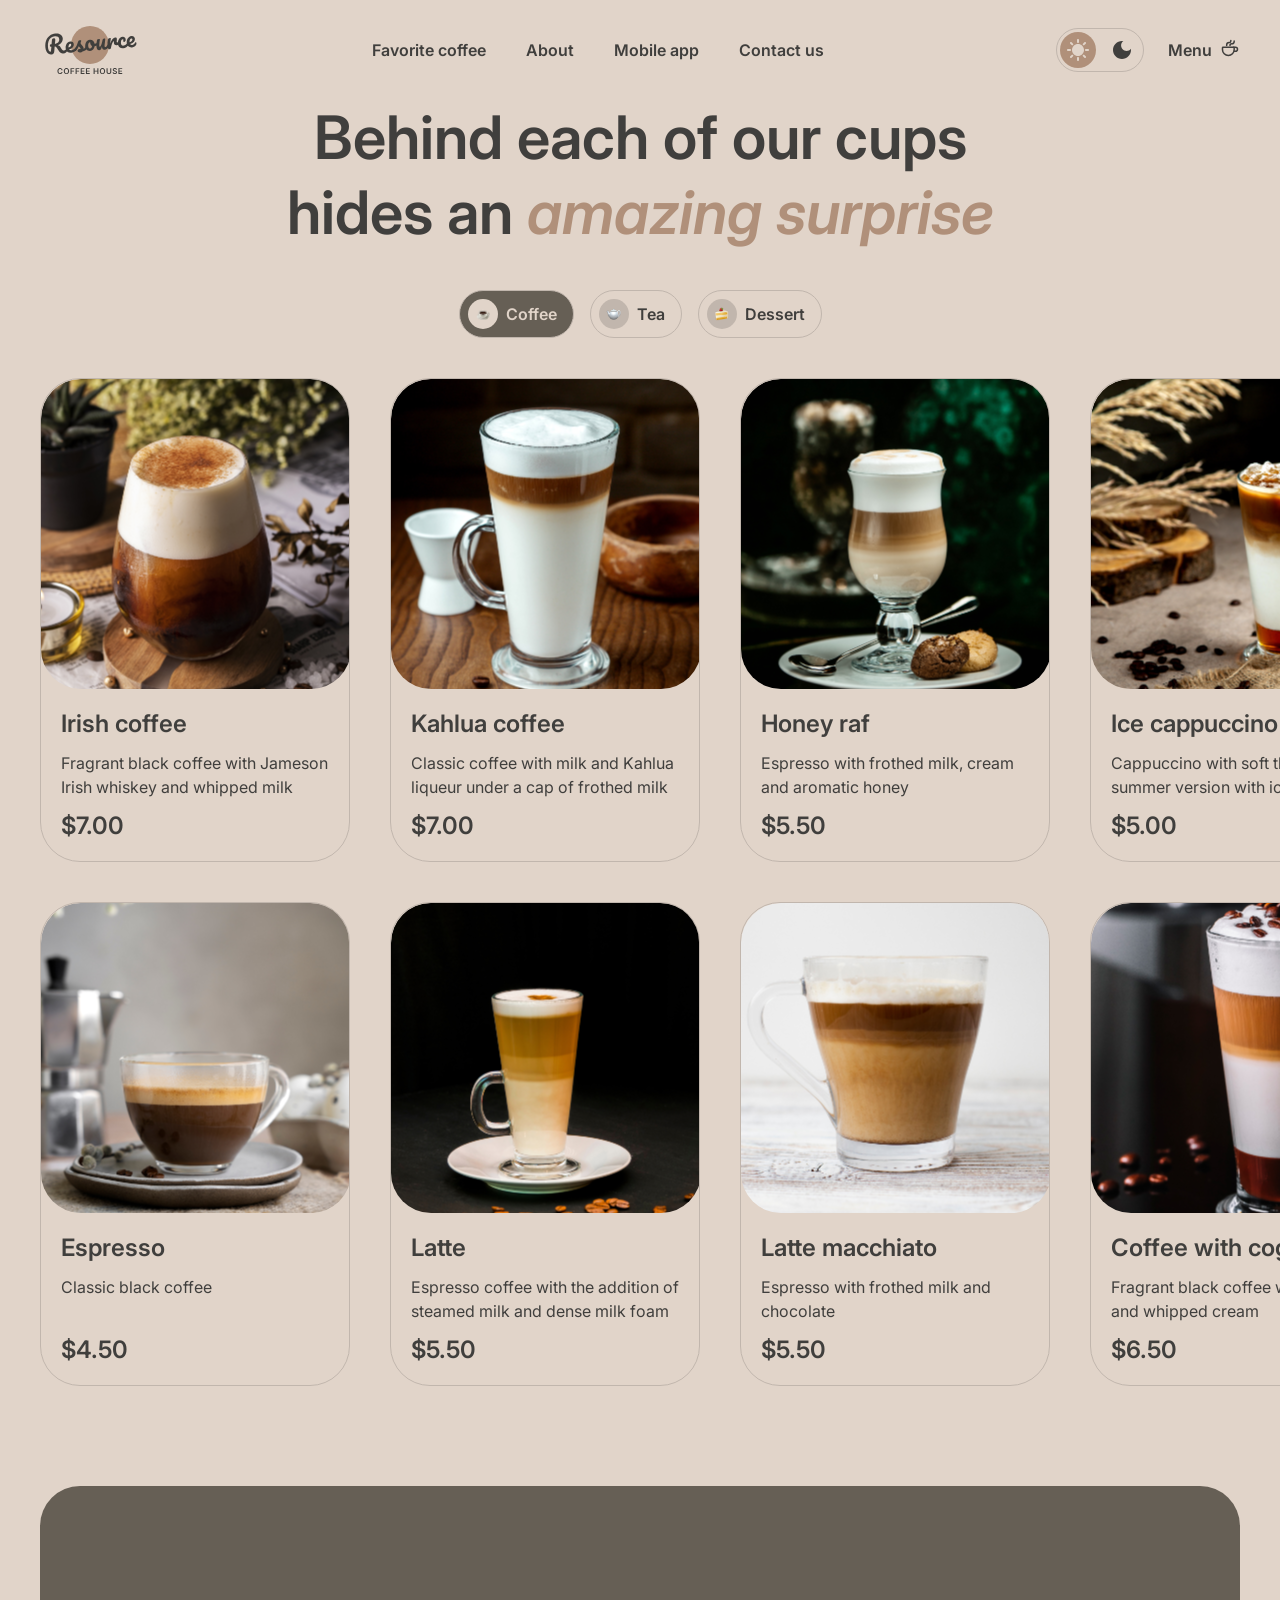
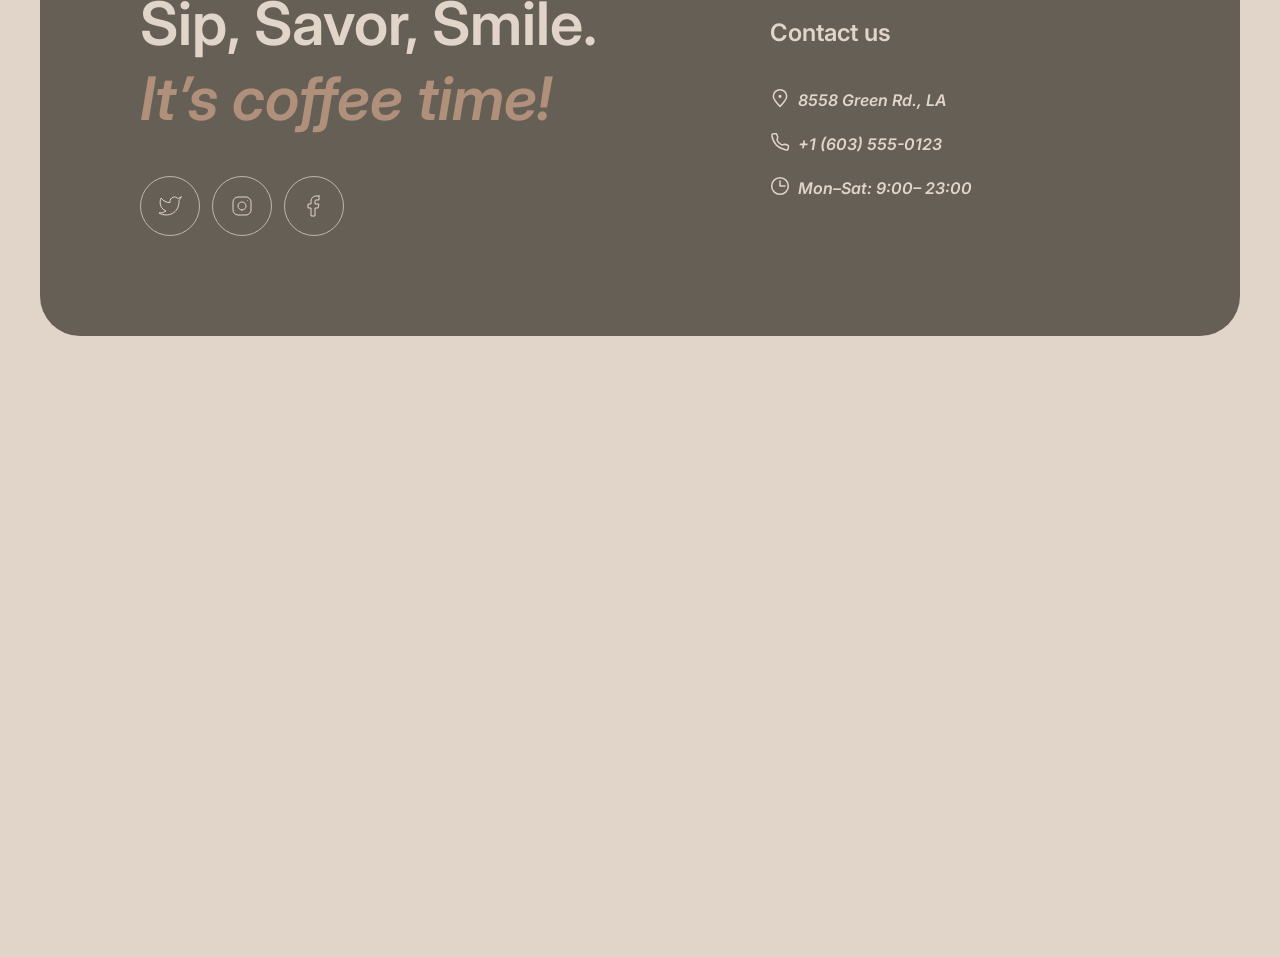
<file: pages/menu.html>
<!DOCTYPE html>
<html lang="en">
<head>
  <meta charset="UTF-8">
  <meta name="viewport" content="width=device-width, initial-scale=1.0">
  <title>Menu</title>
  <link rel="icon" id="favicon" type="image/svg" sizes="32x32" href="./../images/favicon-images/favicon-light.svg">
  <link rel="preconnect" href="https://fonts.googleapis.com">
  <link rel="preconnect" href="https://fonts.gstatic.com" crossorigin>
  <link href="https://fonts.googleapis.com/css2?family=Inter:ital,opsz,wght@0,14..32,100..900;1,14..32,100..900&display=swap" rel="stylesheet">
  <link rel="stylesheet" href="./../styles/menu-styles/style.css">
</head>
<body>
  <header>
    <div class="wrapper">
      <a class="logo" href="./../index.html">
        <svg width="100" height="60" viewBox="0 0 100 60" fill="none" xmlns="http://www.w3.org/2000/svg">
          <path d="M69 25C69 35.4934 60.4934 44 50 44C39.5066 44 31 35.4934 31 25C31 14.5066 39.5066 6 50 6C60.4934 6 69 14.5066 69 25Z" fill="#B0907A"/>
          <path d="M95.6784 22.2913C95.8856 22.2732 96.0534 22.3548 96.1817 22.5364C96.326 22.7165 96.4127 22.9739 96.442 23.3086C96.4922 23.8824 96.4 24.3884 96.1652 24.8265C95.7789 25.5509 95.2359 26.1365 94.5362 26.5832C93.8524 27.0285 93.0084 27.295 92.0042 27.3829C90.4741 27.5168 89.2469 27.1664 88.3226 26.3318C87.3969 25.4812 86.8658 24.2749 86.7291 22.7129C86.6329 21.6131 86.7748 20.5727 87.1547 19.5919C87.5333 18.5951 88.1046 17.7822 88.8687 17.1532C89.6487 16.5229 90.5568 16.1623 91.5928 16.0717C92.5173 15.9908 93.2829 16.2049 93.8895 16.714C94.4948 17.2071 94.8386 17.9239 94.9209 18.8643C95.0171 19.9641 94.7016 20.9473 93.9743 21.814C93.2617 22.6633 91.9772 23.4021 90.1208 24.0303C90.5675 24.73 91.2451 25.0401 92.1537 24.9606C92.8072 24.9035 93.3279 24.7053 93.7158 24.3662C94.1197 24.0257 94.5692 23.4725 95.0643 22.7064C95.2346 22.4506 95.4393 22.3122 95.6784 22.2913ZM91.3914 18.4503C90.8016 18.5019 90.3295 18.8885 89.9751 19.6102C89.6365 20.3304 89.5098 21.1767 89.5949 22.149L89.5991 22.1968C90.5199 21.8914 91.2318 21.4918 91.7347 20.9981C92.2376 20.5044 92.4632 19.9626 92.4117 19.3729C92.3852 19.0701 92.2766 18.8386 92.0859 18.6786C91.9098 18.5013 91.6783 18.4252 91.3914 18.4503Z"/>
          <path d="M83.2976 28.1446C81.7356 28.2813 80.4779 27.9497 79.5245 27.1497C78.5857 26.3324 78.0529 25.1985 77.926 23.7481C77.813 22.457 77.969 21.303 78.394 20.2861C78.819 19.2692 79.4149 18.4622 80.1818 17.8651C80.9487 17.268 81.7784 16.9304 82.671 16.8523C83.5477 16.7756 84.2481 16.9793 84.7723 17.4635C85.311 17.9303 85.6159 18.5702 85.6871 19.383C85.7456 20.0525 85.6437 20.6316 85.3813 21.1203C85.1348 21.6076 84.7725 21.8722 84.2944 21.9141C83.9915 21.9406 83.7382 21.8904 83.5344 21.7637C83.3465 21.6356 83.2414 21.444 83.2191 21.189C83.2093 21.0774 83.2141 20.9485 83.2334 20.8023C83.2527 20.6561 83.2676 20.5504 83.278 20.4852C83.3367 20.2392 83.357 20.0125 83.3389 19.8053C83.3208 19.5981 83.2511 19.4436 83.1297 19.3418C83.0243 19.2386 82.876 19.1953 82.6847 19.2121C82.3181 19.2441 81.9901 19.4415 81.7006 19.8041C81.4097 20.1508 81.193 20.6114 81.0506 21.186C80.9081 21.7606 80.8661 22.3826 80.9247 23.0521C81.0865 24.901 81.9723 25.7551 83.5821 25.6142C84.2356 25.557 84.9181 25.2805 85.6296 24.7846C86.3556 24.2714 87.0469 23.5444 87.7034 22.6036C87.8752 22.3637 88.0806 22.2333 88.3197 22.2124C88.5269 22.1942 88.6946 22.2759 88.8229 22.4574C88.9672 22.6375 89.054 22.895 89.0832 23.2297C89.1362 23.8354 89.028 24.3427 88.7587 24.7518C88.0904 25.7418 87.2526 26.5378 86.2452 27.1399C85.2524 27.7247 84.2699 28.0596 83.2976 28.1446Z"/>
          <path d="M69.549 29.3476C68.9433 29.4006 68.485 29.1195 68.1742 28.5042C67.8794 27.8876 67.6706 26.8779 67.5479 25.4753C67.3666 23.4032 67.4892 21.4089 67.9158 19.4924C68.0188 19.0177 68.2207 18.6627 68.5213 18.4276C68.8365 18.1752 69.289 18.0232 69.8787 17.9716C70.1975 17.9437 70.4242 17.964 70.5586 18.0326C70.6931 18.1011 70.7701 18.2469 70.7897 18.4701C70.812 18.7251 70.7426 19.3094 70.5816 20.2229C70.478 20.8744 70.3993 21.4434 70.3455 21.93C70.2917 22.4165 70.2636 23.0132 70.2612 23.7201C70.6673 22.3033 71.1594 21.136 71.7376 20.2181C72.3158 19.3002 72.8997 18.6308 73.4892 18.2098C74.0947 17.7874 74.6605 17.5532 75.1865 17.5072C76.2225 17.4166 76.7858 17.8893 76.8765 18.9253C76.8946 19.1325 76.8668 19.6409 76.7931 20.4504C76.7214 21.0991 76.6925 21.5032 76.7064 21.6626C76.7552 22.2204 76.9789 22.4819 77.3773 22.4471C77.8236 22.408 78.3668 22.0072 79.0067 21.2445C79.1958 21.0191 79.4019 20.8967 79.6251 20.8772C79.8323 20.8591 80 20.9408 80.1283 21.1223C80.2712 21.2864 80.3559 21.5199 80.3824 21.8228C80.434 22.4125 80.315 22.8887 80.0255 23.2513C79.6197 23.7526 79.1285 24.1971 78.5521 24.5848C77.9903 24.9552 77.3746 25.1697 76.7052 25.2282C75.8604 25.3021 75.196 25.1434 74.7121 24.7521C74.2441 24.3594 73.978 23.7965 73.9139 23.0633C73.8929 22.8242 73.8959 22.583 73.9228 22.3397C73.9268 22.0182 73.9239 21.8016 73.9142 21.69C73.8919 21.435 73.793 21.3151 73.6177 21.3305C73.3786 21.3514 73.0836 21.6503 72.7325 22.2271C72.396 22.7865 72.0748 23.5213 71.7689 24.4314C71.4631 25.3415 71.2332 26.2932 71.0791 27.2864C70.9694 28.0509 70.8068 28.5791 70.5914 28.8709C70.3906 29.1455 70.0431 29.3044 69.549 29.3476Z"/>
          <path d="M59.2462 30.2488C58.5289 30.3116 57.9106 30.0364 57.3912 29.4233C56.8863 28.7929 56.5906 27.9836 56.5042 26.9954C56.3996 25.8 56.3838 24.7012 56.4567 23.699C56.5282 22.6809 56.6985 21.5979 56.9675 20.4501C57.085 19.958 57.2782 19.5958 57.547 19.3635C57.8157 19.1312 58.2609 18.9878 58.8826 18.9334C59.2332 18.9028 59.4772 18.9376 59.6145 19.038C59.7677 19.1371 59.8541 19.2981 59.8736 19.5213C59.8847 19.6488 59.8347 20.0868 59.7235 20.8354C59.6157 21.4391 59.5349 21.9842 59.4811 22.4707C59.3088 24.1722 59.247 25.3019 59.2958 25.8598C59.3251 26.1945 59.3859 26.4301 59.4781 26.5666C59.569 26.6871 59.7021 26.7397 59.8774 26.7244C60.1165 26.7035 60.3904 26.4386 60.6993 25.9297C61.024 25.4195 61.3431 24.6608 61.6565 23.6536C61.9859 22.6451 62.2798 21.4148 62.5382 19.9627C62.6239 19.4734 62.7852 19.114 63.0221 18.8845C63.2749 18.6535 63.6643 18.5151 64.1903 18.4691C64.5569 18.437 64.8161 18.4625 64.9679 18.5456C65.1184 18.6127 65.204 18.7658 65.2249 19.0049C65.2598 19.4034 65.1561 20.5127 64.9138 22.3327C64.646 24.412 64.533 25.6907 64.5748 26.1688C64.6013 26.4717 64.686 26.7052 64.8289 26.8694C64.9703 27.0176 65.1447 27.0827 65.3519 27.0645C65.6706 27.0366 66.0285 26.8126 66.4254 26.3924C66.8368 25.9549 67.3708 25.2657 68.0273 24.3249C68.199 24.0851 68.4044 23.9547 68.6435 23.9337C68.8507 23.9156 69.0185 23.9973 69.1468 24.1788C69.291 24.3589 69.3778 24.6163 69.4071 24.9511C69.4629 25.5886 69.3547 26.096 69.0825 26.4731C68.471 27.3779 67.7905 28.1361 67.041 28.7477C66.3074 29.358 65.4385 29.707 64.4343 29.7949C63.6693 29.8618 63.0776 29.6165 62.6594 29.0588C62.2572 28.4997 62.0093 27.6862 61.9159 26.6183C61.7398 27.7259 61.4065 28.5982 60.9162 29.2354C60.4245 29.8566 59.8678 30.1944 59.2462 30.2488Z"/>
          <path d="M57.5606 22.8796C57.7678 22.8614 57.9362 22.9511 58.0659 23.1485C58.1956 23.346 58.2744 23.6041 58.3023 23.9229C58.3692 24.688 58.1779 25.1625 57.7282 25.3463C56.8011 25.7647 55.7659 26.048 54.6225 26.1963C54.4367 27.5616 53.9332 28.6898 53.1117 29.5808C52.2888 30.4559 51.3115 30.9429 50.1799 31.0419C49.2235 31.1256 48.3824 30.9663 47.6566 30.564C46.9467 30.1603 46.383 29.5913 45.9654 28.8569C45.5478 28.1225 45.3 27.309 45.2219 26.4164C45.1159 25.205 45.2529 24.1089 45.6328 23.1281C46.0114 22.1313 46.5841 21.3343 47.351 20.7372C48.1165 20.1242 48.9933 19.7744 49.9816 19.688C51.1929 19.582 52.2022 19.9193 53.0093 20.6999C53.8309 21.4632 54.3592 22.453 54.5941 23.6691C55.339 23.5558 56.2177 23.3183 57.23 22.9567C57.3547 22.9136 57.4649 22.8879 57.5606 22.8796ZM50.1494 28.4908C50.6595 28.4462 51.0797 28.2007 51.41 27.7542C51.7563 27.3063 51.959 26.6863 52.0182 25.8941C51.4948 25.6026 51.0739 25.1977 50.7555 24.6795C50.4531 24.1599 50.2754 23.5972 50.2224 22.9916C50.2001 22.7365 50.2017 22.4794 50.2272 22.2202L50.1076 22.2307C49.4701 22.2864 48.9633 22.644 48.5873 23.3032C48.2259 23.9452 48.094 24.824 48.1916 25.9398C48.2683 26.8164 48.4942 27.4712 48.8694 27.9042C49.2605 28.3357 49.6872 28.5313 50.1494 28.4908Z"/>
          <path d="M40.3103 32.4354C39.4815 32.508 38.8272 32.3725 38.3474 32.029C37.8836 31.6841 37.6307 31.2726 37.5889 30.7944C37.5527 30.38 37.6727 30.0081 37.9491 29.6787C38.2254 29.3494 38.6584 29.1589 39.2482 29.1073C39.4554 29.0892 39.6966 29.0922 39.9717 29.1163C40.2614 29.1231 40.4787 29.1282 40.6235 29.1316C40.5713 28.7185 40.4415 28.3364 40.2341 27.9851C40.0427 27.6325 39.8048 27.3 39.5205 26.9876C39.2348 26.6592 38.9692 26.3773 38.7237 26.1418C38.3119 27.1254 37.8861 27.9497 37.4464 28.6145C37.0226 29.278 36.5482 29.9137 36.0232 30.5218C35.7614 30.8338 35.4711 31.0038 35.1523 31.0316C34.8973 31.054 34.6824 30.9844 34.5077 30.823C34.3316 30.6457 34.2316 30.4216 34.2079 30.1506C34.1801 29.8318 34.2658 29.5272 34.4653 29.2367L34.7426 28.827C35.5244 27.6664 36.1078 26.7159 36.4928 25.9756C36.7233 25.4896 36.9884 24.8481 37.288 24.0509C37.5863 23.2379 37.8745 22.4016 38.1527 21.542C38.3942 20.8142 38.9931 20.4085 39.9494 20.3248C40.3957 20.2858 40.71 20.2984 40.8923 20.3628C41.0746 20.4271 41.1734 20.547 41.1888 20.7223C41.1971 20.8179 41.1785 20.9722 41.1329 21.1849C41.0873 21.3977 41.0177 21.6126 40.9243 21.8296C40.6876 22.4285 40.5867 22.9272 40.6215 23.3257C40.6424 23.5647 40.7451 23.8208 40.9296 24.0937C41.1301 24.3653 41.4244 24.7009 41.8127 25.1006C42.3814 25.7254 42.8141 26.2657 43.111 26.7216C43.4224 27.1601 43.6025 27.6583 43.6513 28.2162C43.6652 28.3756 43.6688 28.6001 43.662 28.8898C44.4166 28.5187 45.2626 27.6335 46.2003 26.2345C46.372 25.9946 46.5774 25.8642 46.8165 25.8433C47.0237 25.8252 47.1915 25.9069 47.3198 26.0884C47.464 26.2685 47.5508 26.5259 47.5801 26.8606C47.6331 27.4663 47.5249 27.9737 47.2555 28.3827C46.545 29.4407 45.8392 30.185 45.1381 30.6158C44.4515 31.0292 43.5756 31.2985 42.5105 31.4238C41.9204 32.0215 41.187 32.3587 40.3103 32.4354Z"/>
          <path d="M36.6161 26.7357C36.8233 26.7175 36.9911 26.7992 37.1194 26.9807C37.2636 27.1608 37.3504 27.4183 37.3797 27.753C37.4355 28.3905 37.3273 28.8979 37.0551 29.2751C36.5281 30.0439 35.7492 30.7786 34.7183 31.4791C33.7034 32.1782 32.5823 32.5815 31.355 32.6888C29.6814 32.8353 28.3426 32.4947 27.3386 31.667C26.3347 30.8394 25.7637 29.6365 25.6256 28.0586C25.5294 26.9588 25.6713 25.9185 26.0512 24.9376C26.4298 23.9408 27.0011 23.1279 27.7652 22.4989C28.5452 21.8686 29.4533 21.508 30.4893 21.4174C31.4138 21.3365 32.1793 21.5506 32.786 22.0597C33.3913 22.5528 33.7351 23.2696 33.8173 24.21C33.9136 25.3098 33.5981 26.293 32.8708 27.1597C32.1581 28.009 30.8816 28.7471 29.0412 29.3739C29.5039 30.0722 30.293 30.3726 31.4088 30.275C32.126 30.2122 32.9173 29.894 33.7826 29.3204C34.6625 28.7295 35.4016 27.9983 35.9999 27.1269C36.1716 26.887 36.377 26.7566 36.6161 26.7357ZM30.2878 23.796C29.6981 23.8476 29.226 24.2342 28.8715 24.9559C28.533 25.6761 28.4063 26.5224 28.4914 27.4947L28.4955 27.5425C29.4164 27.2371 30.1283 26.8375 30.6312 26.3438C31.1341 25.8501 31.3597 25.3083 31.3081 24.7186C31.2816 24.4158 31.1731 24.1843 30.9824 24.0243C30.8063 23.847 30.5747 23.7709 30.2878 23.796Z"/>
          <path d="M27.6906 27.5167C27.8978 27.4986 28.0656 27.5803 28.1939 27.7618C28.3382 27.9419 28.4249 28.1993 28.4542 28.5341C28.5086 29.1557 28.4004 29.6631 28.1296 30.0561C27.4454 31.0476 26.7351 31.8324 25.9987 32.4108C25.261 32.9733 24.3581 33.3012 23.2902 33.3946C22.2541 33.4853 21.3451 33.2837 20.5631 32.79C19.797 32.2949 19.028 31.3985 18.256 30.1009C17.6351 29.063 17.151 28.3023 16.8035 27.8188C16.4547 27.3193 16.119 26.9712 15.7967 26.7745C15.4903 26.5765 15.1198 26.4724 14.6852 26.4622C14.6508 26.8025 14.5595 27.8705 14.4114 29.6663C14.3537 30.4744 14.3165 30.9675 14.3 31.1456C14.2256 32.1319 13.9724 32.9089 13.5402 33.4767C13.1067 34.0286 12.4038 34.3471 11.4315 34.4321C10.3636 34.5256 9.38799 34.2977 8.50477 33.7486C7.63609 33.1822 6.9298 32.3606 6.38589 31.2839C5.84059 30.1913 5.50518 28.9277 5.37968 27.4932C5.1454 24.8154 5.40544 22.4638 6.15978 20.4383C6.93006 18.4115 8.10738 16.8148 9.69174 15.6483C11.2906 14.4644 13.1899 13.7763 15.3895 13.5838C16.9196 13.45 18.223 13.5688 19.2994 13.9404C20.3759 14.312 21.1968 14.8826 21.762 15.6523C22.3432 16.4206 22.6784 17.3148 22.7676 18.3349C22.8457 19.2275 22.7073 20.1229 22.3522 21.0213C22.0117 21.9023 21.4476 22.7066 20.66 23.434C19.8724 24.1614 18.8869 24.7375 17.7034 25.1622C18.4866 25.3025 19.1057 25.5856 19.5605 26.0116C20.0154 26.4376 20.4891 27.0787 20.9816 27.9351C21.5115 28.8524 22.0112 29.5153 22.4806 29.924C22.966 30.3312 23.4955 30.5098 24.0693 30.4596C24.5794 30.4149 25.0509 30.205 25.4838 29.8299C25.9154 29.4388 26.4456 28.7981 27.0744 27.9079C27.2461 27.6681 27.4515 27.5377 27.6906 27.5167ZM11.3837 26.727C10.8418 26.7744 10.4561 26.6797 10.2266 26.4428C10.013 26.2045 9.89225 25.9259 9.86436 25.6071C9.8309 25.2246 9.92394 24.9113 10.1435 24.6672C10.379 24.4218 10.6562 24.2851 10.9749 24.2572L11.5727 24.2049C11.691 22.6206 11.8123 21.2528 11.9364 20.1016C12.053 19.0474 12.6771 18.4708 13.8088 18.3718C14.7173 18.2923 15.2071 18.659 15.2782 19.4719C15.2936 19.6473 15.2975 19.7835 15.2899 19.8805L14.9199 23.9121C15.7764 23.789 16.5393 23.5134 17.2085 23.0855C17.8937 22.6561 18.4149 22.0966 18.7722 21.4068C19.1454 20.7156 19.2957 19.9556 19.2232 19.1268C19.1353 18.1226 18.7236 17.3636 17.988 16.8498C17.2524 16.3359 16.2232 16.1369 14.9002 16.2526C13.3382 16.3893 12.0016 16.8997 10.8904 17.7839C9.79381 18.6508 8.98568 19.8779 8.46605 21.4653C7.94503 23.0366 7.78003 24.9142 7.97108 27.0978C8.06033 28.1179 8.24063 28.9855 8.51198 29.7006C8.78334 30.4157 9.08648 30.9432 9.42139 31.2834C9.75631 31.6235 10.0592 31.7817 10.3302 31.7579C10.5374 31.7398 10.6957 31.6216 10.8051 31.4032C10.9304 31.1834 11.0127 30.839 11.052 30.3698L11.3837 26.727Z"/>
          <path d="M78.4023 54.0001V48.1819H82.1864V49.0654H79.4563V50.645H81.9904V51.5285H79.4563V53.1165H82.2092V54.0001H78.4023Z"/>
          <path d="M75.9698 49.7813C75.9433 49.5332 75.8316 49.34 75.6346 49.2017C75.4395 49.0635 75.1857 48.9943 74.8732 48.9943C74.6535 48.9943 74.4651 49.0275 74.3079 49.0938C74.1507 49.1601 74.0304 49.25 73.9471 49.3637C73.8638 49.4773 73.8211 49.607 73.8192 49.7529C73.8192 49.8741 73.8467 49.9792 73.9016 50.0682C73.9585 50.1572 74.0352 50.233 74.1317 50.2955C74.2283 50.3561 74.3353 50.4072 74.4528 50.4489C74.5702 50.4906 74.6886 50.5256 74.8079 50.554L75.3533 50.6904C75.573 50.7415 75.7842 50.8106 75.9869 50.8977C76.1914 50.9849 76.3742 51.0947 76.5352 51.2273C76.698 51.3599 76.8268 51.5199 76.9215 51.7074C77.0162 51.8949 77.0636 52.1146 77.0636 52.3665C77.0636 52.7074 76.9764 53.0076 76.8022 53.2671C76.628 53.5246 76.3761 53.7263 76.0465 53.8722C75.7189 54.0161 75.3221 54.0881 74.8562 54.0881C74.4035 54.0881 74.0105 54.018 73.6772 53.8779C73.3458 53.7377 73.0863 53.5332 72.8988 53.2642C72.7132 52.9953 72.6128 52.6676 72.5977 52.2813H73.6346C73.6497 52.4839 73.7122 52.6525 73.8221 52.787C73.9319 52.9214 74.0749 53.0218 74.2511 53.0881C74.4291 53.1544 74.628 53.1875 74.8477 53.1875C75.0768 53.1875 75.2776 53.1534 75.4499 53.0852C75.6242 53.0152 75.7605 52.9186 75.859 52.7955C75.9575 52.6705 76.0077 52.5246 76.0096 52.358C76.0077 52.2065 75.9632 52.0815 75.8761 51.983C75.7889 51.8826 75.6668 51.7993 75.5096 51.733C75.3543 51.6648 75.1725 51.6042 74.9641 51.5512L74.3022 51.3807C73.823 51.2576 73.4442 51.071 73.1658 50.821C72.8893 50.5692 72.7511 50.2349 72.7511 49.8182C72.7511 49.4754 72.8439 49.1752 73.0295 48.9176C73.217 48.6601 73.4717 48.4602 73.7937 48.3182C74.1156 48.1743 74.4802 48.1023 74.8874 48.1023C75.3003 48.1023 75.6621 48.1743 75.9727 48.3182C76.2852 48.4602 76.5304 48.6582 76.7085 48.912C76.8865 49.1638 76.9783 49.4536 76.984 49.7813H75.9698Z"/>
          <path d="M70.2086 48.1819H71.2626V51.983C71.2626 52.3997 71.1641 52.7662 70.9672 53.0825C70.7721 53.3987 70.4975 53.6459 70.1433 53.8239C69.7891 54.0001 69.3753 54.0881 68.9018 54.0881C68.4264 54.0881 68.0117 54.0001 67.6575 53.8239C67.3033 53.6459 67.0287 53.3987 66.8336 53.0825C66.6386 52.7662 66.541 52.3997 66.541 51.983V48.1819H67.595V51.895C67.595 52.1374 67.648 52.3533 67.7541 52.5427C67.862 52.7321 68.0136 52.8807 68.2086 52.9887C68.4037 53.0948 68.6348 53.1478 68.9018 53.1478C69.1689 53.1478 69.3999 53.0948 69.595 52.9887C69.792 52.8807 69.9435 52.7321 70.0495 52.5427C70.1556 52.3533 70.2086 52.1374 70.2086 51.895V48.1819Z"/>
          <path d="M65.1435 51.0909C65.1435 51.7178 65.026 52.2548 64.7912 52.7017C64.5582 53.1468 64.2401 53.4877 63.8366 53.7245C63.4351 53.9612 62.9796 54.0796 62.4702 54.0796C61.9607 54.0796 61.5043 53.9612 61.1009 53.7245C60.6993 53.4858 60.3812 53.144 60.1463 52.6989C59.9134 52.2519 59.7969 51.7159 59.7969 51.0909C59.7969 50.464 59.9134 49.9281 60.1463 49.483C60.3812 49.036 60.6993 48.6942 61.1009 48.4574C61.5043 48.2207 61.9607 48.1023 62.4702 48.1023C62.9796 48.1023 63.4351 48.2207 63.8366 48.4574C64.2401 48.6942 64.5582 49.036 64.7912 49.483C65.026 49.9281 65.1435 50.464 65.1435 51.0909ZM64.0838 51.0909C64.0838 50.6496 64.0147 50.2775 63.8764 49.9745C63.7401 49.6695 63.5507 49.4394 63.3082 49.2841C63.0658 49.1269 62.7865 49.0483 62.4702 49.0483C62.1539 49.0483 61.8745 49.1269 61.6321 49.2841C61.3897 49.4394 61.1993 49.6695 61.0611 49.9745C60.9247 50.2775 60.8565 50.6496 60.8565 51.0909C60.8565 51.5322 60.9247 51.9053 61.0611 52.2102C61.1993 52.5133 61.3897 52.7434 61.6321 52.9006C61.8745 53.0559 62.1539 53.1335 62.4702 53.1335C62.7865 53.1335 63.0658 53.0559 63.3082 52.9006C63.5507 52.7434 63.7401 52.5133 63.8764 52.2102C64.0147 51.9053 64.0838 51.5322 64.0838 51.0909Z"/>
          <path d="M53.5918 54.0001V48.1819H54.6458V50.645H57.3418V48.1819H58.3986V54.0001H57.3418V51.5285H54.6458V54.0001H53.5918Z"/>
          <path d="M45.9492 54.0001V48.1819H49.7333V49.0654H47.0032V50.645H49.5373V51.5285H47.0032V53.1165H49.756V54.0001H45.9492Z"/>
          <path d="M40.6895 54.0001V48.1819H44.4735V49.0654H41.7434V50.645H44.2775V51.5285H41.7434V53.1165H44.4963V54.0001H40.6895Z"/>
          <path d="M35.6016 54.0001V48.1819H39.3288V49.0654H36.6555V50.645H39.0732V51.5285H36.6555V54.0001H35.6016Z"/>
          <path d="M30.5137 54.0001V48.1819H34.2409V49.0654H31.5676V50.645H33.9853V51.5285H31.5676V54.0001H30.5137Z"/>
          <path d="M29.1181 51.0909C29.1181 51.7178 29.0007 52.2548 28.7658 52.7017C28.5328 53.1468 28.2147 53.4877 27.8113 53.7245C27.4097 53.9612 26.9542 54.0796 26.4448 54.0796C25.9353 54.0796 25.4789 53.9612 25.0755 53.7245C24.6739 53.4858 24.3558 53.144 24.1209 52.6989C23.888 52.2519 23.7715 51.7159 23.7715 51.0909C23.7715 50.464 23.888 49.9281 24.1209 49.483C24.3558 49.036 24.6739 48.6942 25.0755 48.4574C25.4789 48.2207 25.9353 48.1023 26.4448 48.1023C26.9542 48.1023 27.4097 48.2207 27.8113 48.4574C28.2147 48.6942 28.5328 49.036 28.7658 49.483C29.0007 49.9281 29.1181 50.464 29.1181 51.0909ZM28.0584 51.0909C28.0584 50.6496 27.9893 50.2775 27.851 49.9745C27.7147 49.6695 27.5253 49.4394 27.2828 49.2841C27.0404 49.1269 26.7611 49.0483 26.4448 49.0483C26.1285 49.0483 25.8491 49.1269 25.6067 49.2841C25.3643 49.4394 25.1739 49.6695 25.0357 49.9745C24.8993 50.2775 24.8311 50.6496 24.8311 51.0909C24.8311 51.5322 24.8993 51.9053 25.0357 52.2102C25.1739 52.5133 25.3643 52.7434 25.6067 52.9006C25.8491 53.0559 26.1285 53.1335 26.4448 53.1335C26.7611 53.1335 27.0404 53.0559 27.2828 52.9006C27.5253 52.7434 27.7147 52.5133 27.851 52.2102C27.9893 51.9053 28.0584 51.5322 28.0584 51.0909Z"/>
          <path d="M22.5536 50.1449H21.4911C21.4608 49.9707 21.4049 49.8163 21.3235 49.6818C21.2421 49.5455 21.1407 49.4299 21.0195 49.3352C20.8983 49.2406 20.7601 49.1695 20.6048 49.1222C20.4513 49.0729 20.2856 49.0483 20.1076 49.0483C19.7913 49.0483 19.511 49.1279 19.2667 49.287C19.0224 49.4442 18.8311 49.6752 18.6928 49.9801C18.5546 50.2832 18.4854 50.6534 18.4854 51.0909C18.4854 51.536 18.5546 51.911 18.6928 52.2159C18.833 52.519 19.0243 52.7481 19.2667 52.9034C19.511 53.0568 19.7904 53.1335 20.1048 53.1335C20.279 53.1335 20.4419 53.1108 20.5934 53.0654C20.7468 53.018 20.8841 52.9489 21.0053 52.858C21.1284 52.7671 21.2317 52.6553 21.315 52.5227C21.4002 52.3902 21.4589 52.2387 21.4911 52.0682L22.5536 52.0739C22.5138 52.3504 22.4277 52.6099 22.2951 52.8523C22.1644 53.0947 21.993 53.3087 21.7809 53.4943C21.5688 53.6781 21.3207 53.822 21.0366 53.9262C20.7525 54.0284 20.4371 54.0796 20.0906 54.0796C19.5792 54.0796 19.1228 53.9612 18.7212 53.7245C18.3197 53.4877 18.0034 53.1459 17.7724 52.6989C17.5413 52.2519 17.4258 51.7159 17.4258 51.0909C17.4258 50.464 17.5423 49.9281 17.7752 49.483C18.0082 49.036 18.3254 48.6942 18.7269 48.4574C19.1284 48.2207 19.583 48.1023 20.0906 48.1023C20.4144 48.1023 20.7156 48.1477 20.994 48.2387C21.2724 48.3296 21.5205 48.4631 21.7383 48.6392C21.9561 48.8135 22.1351 49.0275 22.2752 49.2813C22.4173 49.5332 22.5101 49.821 22.5536 50.1449Z"/>
        </svg>
      </a>
      <nav>
        <ul class="header-links">
          <li><a href="./../index.html#favorite-coffee">Favorite coffee</a></li>
          <li><a href="./../index.html#about">About</a></li>
          <li><a href="./../index.html#app">Mobile app</a></li>
          <li><a href="./../index.html#contacts">Contact us</a></li>
        </ul>
      </nav>
      <div class="header__right-item">
        <div class="right-item__toggle">
          <div class="toggle__sun">
            <svg width="22" height="22" viewBox="0 0 22 22" fill="none" xmlns="http://www.w3.org/2000/svg">
              <path d="M10 3V1C10 0.45 10.45 0 11 0C11.55 0 12 0.45 12 1V3C12 3.55 11.55 4 11 4C10.45 4 10 3.55 10 3ZM17.36 6.05L18.77 4.63C19.16 4.24 19.16 3.61 18.77 3.22C18.38 2.83 17.75 2.83 17.36 3.22L15.95 4.64C15.56 5.03 15.56 5.66 15.95 6.05C16.34 6.44 16.97 6.44 17.36 6.05ZM21 10H19C18.45 10 18 10.45 18 11C18 11.55 18.45 12 19 12H21C21.55 12 22 11.55 22 11C22 10.45 21.55 10 21 10ZM11 18C10.45 18 10 18.45 10 19V21C10 21.55 10.45 22 11 22C11.55 22 12 21.55 12 21V19C12 18.45 11.55 18 11 18ZM4.64 6.05L3.22 4.64C2.83 4.25 2.83 3.61 3.22 3.23C3.61 2.85 4.25 2.84 4.63 3.23L6.04 4.64C6.43 5.03 6.43 5.67 6.04 6.05C5.65 6.43 5.02 6.44 4.64 6.05ZM15.95 15.95C15.56 16.34 15.56 16.98 15.95 17.36L17.36 18.77C17.75 19.16 18.39 19.16 18.77 18.77C19.16 18.38 19.16 17.74 18.77 17.36L17.36 15.95C16.98 15.56 16.34 15.56 15.95 15.95ZM1 12H3C3.55 12 4 11.55 4 11C4 10.45 3.55 10 3 10H1C0.45 10 0 10.45 0 11C0 11.55 0.45 12 1 12ZM4.64 18.78L6.05 17.37C6.44 16.98 6.44 16.34 6.05 15.96C5.66 15.58 5.02 15.57 4.64 15.96L3.23 17.37C2.84 17.76 2.84 18.4 3.23 18.78C3.61 19.17 4.25 19.17 4.64 18.78ZM11 5C7.69 5 5 7.69 5 11C5 14.31 7.69 17 11 17C14.31 17 17 14.31 17 11C17 7.69 14.31 5 11 5Z" fill="#E1D4C9"/>
            </svg>
          </div>
          <div class="toggle__moon">
             <svg width="18" height="18" viewBox="0 0 18 18" fill="none" xmlns="http://www.w3.org/2000/svg">
              <path d="M9 0C4.03 0 0 4.03 0 9C0 13.97 4.03 18 9 18C13.97 18 18 13.97 18 9C18 8.54 17.96 8.08 17.9 7.64C16.92 9.01 15.32 9.9 13.5 9.9C10.52 9.9 8.1 7.48 8.1 4.5C8.1 2.69 8.99 1.08 10.36 0.0999999C9.92 0.0399999 9.46 0 9 0Z" fill="#403F3D"/>
            </svg>
          </div>
        </div>
        <a class="right-item__menu" href="#">
          <span>Menu</span>
          <svg class="intro-info__button-cup" width="20" height="20" viewBox="0 0 20 20" fill="none" xmlns="http://www.w3.org/2000/svg">
            <path d="M14.166 9.76667V11.6667C14.166 14.8883 11.5543 17.5 8.33268 17.5C5.11102 17.5 2.49935 14.8883 2.49935 11.6667V9.76667C2.49935 9.4353 2.76798 9.16667 3.09935 9.16667H13.566C13.8974 9.16667 14.166 9.4353 14.166 9.76667Z"  stroke-width="1.5" stroke-linecap="round" stroke-linejoin="round"/>
            <path d="M9.99935 7.49996C9.99935 6.66663 10.5946 5.83329 11.7851 5.83329C13.1 5.83329 14.166 4.7673 14.166 3.45234V2.91663" stroke-width="1.5" stroke-linecap="round" stroke-linejoin="round"/>
            <path d="M6.66732 7.5V7.08333C6.66732 5.70262 7.78661 4.58333 9.16732 4.58333C10.0878 4.58333 10.834 3.83714 10.834 2.91667V2.5" stroke-width="1.5" stroke-linecap="round" stroke-linejoin="round"/>
            <path d="M13.334 9.16663H15.4173C16.5679 9.16663 17.5007 10.0994 17.5007 11.25C17.5007 12.4006 16.5679 13.3333 15.4173 13.3333H14.1673" stroke-width="1.5" stroke-linecap="round" stroke-linejoin="round"/>
          </svg>
        </a>
      </div>
    </div>
  </header>
  <main>
    <section id="menu" class="menu">
      <div class="wrapper">
        <h2>Behind each of our cups hides an <span class="text-accent">amazing surprise</span></h2>
        <div class="menu-select">
          <button type="button" data-button="coffee" class="select-item select-item--active">
            <div class="select-item__image">
              <svg width="871" height="871" viewBox="0 0 871 871" fill="none" xmlns="http://www.w3.org/2000/svg">
                <g clip-path="url(#clip0_14_273172)">
                <mask id="mask0_14_273172" style="mask-type:luminance" maskUnits="userSpaceOnUse" x="0" y="0" width="871" height="871">
                <path d="M870.85 0H0V870.85H870.85V0Z" fill="white"/>
                </mask>
                <g mask="url(#mask0_14_273172)">
                <path d="M768.477 560.188C768.477 658.196 618.955 737.647 434.509 737.647C250.064 737.647 100.543 658.196 100.543 560.188C100.543 462.179 250.064 382.727 434.509 382.727C618.955 382.727 768.477 462.179 768.477 560.188Z" fill="url(#paint0_linear_14_273172)"/>
                <path d="M753.915 553.223C753.915 644.299 610.913 718.129 434.51 718.129C258.107 718.129 115.105 644.299 115.105 553.223C115.105 462.147 258.107 388.315 434.51 388.315C610.913 388.315 753.915 462.147 753.915 553.223Z" fill="url(#paint1_linear_14_273172)"/>
                <g opacity="0.2">
                <path d="M466.978 404.525C399.519 428.597 336.976 565.509 280.101 523.539C211.514 472.923 143.261 486.08 117.078 534.744C134.875 452.365 270.212 388.318 434.506 388.318C439.22 388.318 443.918 388.376 448.588 388.477L466.978 404.525Z" fill="url(#paint2_linear_14_273172)"/>
                </g>
                <g opacity="0.2">
                <path d="M724.204 483.68C661.69 467.921 628.163 545.124 628.163 545.124L466.977 404.525C473.381 402.241 479.845 400.969 486.337 400.969C519.979 400.969 549.428 402.198 575.335 405.176C640.669 421.773 693.424 449.56 724.204 483.68Z" fill="url(#paint3_linear_14_273172)"/>
                </g>
                <g opacity="0.2">
                <path d="M348.701 712.118C237.282 696.114 150.387 649.706 123.656 591.287V591.272C206.362 668.64 324.184 625.143 264.624 569.758C221.371 529.537 440.289 591.519 440.289 591.519C440.289 591.519 602.428 561.264 593.799 590.387C557.563 712.663 376.006 716.04 348.701 712.118Z" fill="url(#paint4_linear_14_273172)"/>
                </g>
                <g opacity="0.5">
                <path d="M614.992 582.605C614.992 633.366 536.128 674.516 438.845 674.516C341.562 674.516 262.699 633.366 262.699 582.605C262.699 531.845 341.562 490.695 438.845 490.695C536.128 490.695 614.992 531.845 614.992 582.605Z" fill="url(#paint5_radial_14_273172)"/>
                </g>
                <path d="M768.477 560.188C768.477 658.196 618.955 737.647 434.509 737.647C250.064 737.647 100.543 658.196 100.543 560.188C100.543 462.179 250.064 382.727 434.509 382.727C618.955 382.727 768.477 462.179 768.477 560.188Z" stroke="#938D82" stroke-width="6.8" stroke-linecap="round" stroke-linejoin="round"/>
                <g opacity="0.4">
                <path d="M176.805 447.307C238.06 407.867 330.759 382.727 434.509 382.727C544.685 382.727 642.402 411.076 703.23 454.797" stroke="#56524B" stroke-width="6.8" stroke-linecap="round" stroke-linejoin="round"/>
                </g>
                <g opacity="0.4">
                <path d="M675.449 683.075C614.674 716.712 529.193 737.648 434.509 737.648C342.286 737.648 258.796 717.786 198.359 685.672" stroke="#56524B" stroke-width="6.8" stroke-linecap="round" stroke-linejoin="round"/>
                </g>
                <path d="M441.894 511.195C354.474 511.138 288.299 528.122 282.251 571.759C277.382 606.892 338.475 647.184 440.15 647.407C529.824 647.603 591.056 603.811 590.769 576.344C590.407 541.467 529.593 511.253 441.894 511.195Z" fill="url(#paint6_radial_14_273172)" fill-opacity="0.43645"/>
                <path d="M441.894 511.195C354.474 511.138 288.299 528.122 282.251 571.759C277.382 606.892 338.475 647.184 440.15 647.407C529.824 647.603 591.056 603.811 590.769 576.344C590.407 541.467 529.593 511.253 441.894 511.195Z" stroke="#6B655E" stroke-width="5.95"/>
                <path d="M661.815 451.912C664.362 467.938 680.18 455.707 684.706 433.809C689.346 411.353 708.07 389.108 740.179 395.584C768.475 401.292 780.663 434.913 763.489 467.807C745.428 502.398 701.953 530.944 654.744 543.385C624.668 551.31 623.799 545.631 605.411 568.071C596.411 579.053 584.006 596.303 616.434 589.867C678.652 577.519 750.821 541.304 778.277 490.924C811.286 430.356 789.11 371.56 738.257 365.819C696.525 361.109 675.833 387.046 670.946 394.753C666.06 402.46 659.113 434.919 661.815 451.912Z" fill="url(#paint7_linear_14_273172)"/>
                <path d="M625.13 569.687C612.448 584.01 657.947 578.506 657.947 578.506C644.01 583.364 629.986 587.181 616.439 589.87C584.011 596.303 596.416 579.056 605.408 568.068C623.798 545.63 624.666 551.312 654.752 543.389C701.955 530.941 745.429 502.402 763.486 467.805C765.582 463.801 767.231 459.781 768.474 455.806C760.858 498.997 727.477 525.149 695.682 540.933C663.799 556.759 635.021 558.514 625.13 569.687Z" fill="url(#paint8_linear_14_273172)"/>
                <path d="M710.265 367.409C693.452 374.061 688.908 394.009 740.177 395.585C772.137 396.566 783.102 424.623 775.193 460.406C769.513 486.109 754.096 515.8 729.726 542.308C729.726 542.308 740.497 535.371 753.211 522.615C773.036 502.723 797.582 468.677 793.369 424.711C786.454 352.551 710.265 367.409 710.265 367.409Z" fill="url(#paint9_linear_14_273172)"/>
                <path d="M661.815 451.912C664.362 467.938 680.18 455.707 684.706 433.809C689.346 411.353 708.07 389.108 740.179 395.584C768.475 401.292 780.663 434.913 763.489 467.807C745.428 502.398 701.953 530.944 654.744 543.385C624.668 551.31 623.799 545.631 605.411 568.071C596.411 579.053 584.006 596.303 616.434 589.867C678.652 577.519 750.821 541.304 778.277 490.924C811.286 430.356 789.11 371.56 738.257 365.819C696.525 361.109 675.833 387.046 670.946 394.753C666.06 402.46 659.113 434.919 661.815 451.912Z" stroke="#938D82" stroke-width="6.8" stroke-linecap="round" stroke-linejoin="round"/>
                <path d="M670.946 394.753C666.06 402.46 659.113 434.919 661.815 451.912C664.362 467.938 680.18 455.707 684.706 433.809C689.346 411.353 708.07 389.108 740.179 395.584C768.475 401.292 780.663 434.913 763.489 467.807C745.428 502.398 701.953 530.944 654.744 543.385C624.668 551.31 623.799 545.631 605.411 568.071C596.411 579.053 584.006 596.303 616.434 589.867" stroke="#7F796F" stroke-width="6.8" stroke-linecap="round" stroke-linejoin="round"/>
                <g opacity="0.7">
                <path d="M692.035 374.87C680.266 381.856 673.481 390.756 670.947 394.753C666.06 402.461 659.113 434.919 661.816 451.913C664.363 467.939 680.181 455.708 684.706 433.809C689.347 411.354 708.071 389.108 740.179 395.585C768.476 401.293 780.663 434.913 763.489 467.807" stroke="#56524B" stroke-width="6.8" stroke-linecap="round" stroke-linejoin="round"/>
                </g>
                <g opacity="0.6">
                <path d="M605.411 568.07C596.411 579.052 584.006 596.303 616.434 589.866C654.67 582.278 696.663 565.676 729.729 542.312" stroke="#56524B" stroke-width="6.8" stroke-linecap="round" stroke-linejoin="round"/>
                </g>
                <path d="M633.867 305.894C594.999 278.462 520.296 259.892 434.507 259.892C348.718 259.892 274.017 278.462 235.15 305.894C188.036 334.593 186.45 384.639 203.442 449.764C225.536 534.446 271.836 650.483 434.507 650.483C599.089 650.483 643.48 534.446 665.573 449.764C682.565 384.639 680.981 334.593 633.867 305.894Z" fill="url(#paint10_radial_14_273172)"/>
                <g opacity="0.57">
                <path d="M665.581 447.58C643.484 532.46 599.097 648.784 434.506 648.784C271.838 648.784 225.543 532.46 203.447 447.58C197.294 423.927 193.566 402.27 193.566 382.883C193.566 348.749 205.103 321.699 235.158 303.352C273.406 276.288 346.399 257.826 430.498 257.262C353.543 257.854 286.793 275.319 251.768 300.894C224.228 318.272 216.544 343.876 216.544 376.189C216.544 394.535 219.96 415.051 225.595 437.431C245.843 517.785 285.402 616.328 434.506 616.328C585.371 616.328 623.169 517.785 643.432 437.431C659.007 375.625 660.449 328.132 617.26 300.894C582.235 275.319 515.471 257.854 438.515 257.262C522.616 257.826 595.607 276.288 633.87 303.352C680.978 332.123 682.561 382.29 665.581 447.58Z" fill="url(#paint11_linear_14_273172)"/>
                </g>
                <path d="M669.979 358.821C669.979 412.524 564.555 456.059 434.51 456.059C304.465 456.059 199.043 412.524 199.043 358.821C199.043 305.117 304.465 261.581 434.51 261.581C564.555 261.581 669.979 305.117 669.979 358.821Z" fill="url(#paint12_radial_14_273172)"/>
                <path d="M650.203 345.355C650.203 394.018 553.633 433.466 434.509 433.466C315.385 433.466 218.816 394.018 218.816 345.355C218.816 296.693 315.385 257.244 434.509 257.244C553.633 257.244 650.203 296.693 650.203 345.355Z" fill="url(#paint13_radial_14_273172)"/>
                <path d="M633.961 384.959C606.123 418.165 528.163 434.915 434.507 434.915C340.852 434.915 262.893 418.165 235.055 384.959C236.81 370.479 251.347 356.255 274.943 344.332C311.228 325.997 368.931 313.106 434.507 313.106C486.145 313.106 532.897 321.097 568.155 333.445C606.797 346.979 631.632 365.743 633.961 384.959Z" fill="url(#paint14_linear_14_273172)"/>
                <path d="M612.39 393.98C577.441 420.146 510.868 437.815 434.507 437.815C358.145 437.815 291.574 420.146 256.625 393.98C262.635 383.024 275.107 373.003 292.406 364.558C303.631 359.079 316.885 354.263 331.727 350.284C360.97 342.444 396.368 337.856 434.507 337.856C467.146 337.856 497.776 341.215 524.257 347.096C537.356 350.005 549.439 353.532 560.251 357.573C586.069 367.226 604.624 379.822 612.39 393.98Z" fill="#160000"/>
                <path d="M612.39 393.98C577.441 420.146 510.868 437.815 434.507 437.815C358.145 437.815 291.574 420.146 256.625 393.98C262.635 383.024 275.107 373.003 292.406 364.558C303.631 359.079 316.885 354.263 331.727 350.284C360.97 342.444 396.368 337.856 434.507 337.856C467.146 337.856 497.776 341.215 524.257 347.096C537.356 350.005 549.439 353.532 560.251 357.573C586.069 367.226 604.624 379.822 612.39 393.98Z" fill="url(#paint15_radial_14_273172)"/>
                <path d="M650.203 350.306C650.203 396.234 553.633 433.467 434.509 433.467C315.385 433.467 218.816 396.234 218.816 350.306C218.816 304.377 315.385 267.146 434.509 267.146C553.633 267.146 650.203 304.377 650.203 350.306Z" stroke="#CCC6BE" stroke-width="6.8" stroke-linecap="round" stroke-linejoin="round"/>
                <path d="M229.554 376.29C222.585 368.115 218.816 359.379 218.816 350.306C218.816 304.377 315.385 267.146 434.509 267.146C553.633 267.146 650.203 304.377 650.203 350.306C650.203 359.825 646.053 368.97 638.416 377.489" stroke="#E2DED9" stroke-width="6.8" stroke-linecap="round" stroke-linejoin="round"/>
                <path d="M633.867 303.358C594.999 275.86 520.296 257.244 434.507 257.244C348.718 257.244 274.017 275.86 235.15 303.358C188.036 332.125 186.45 382.293 203.442 447.575C225.536 532.461 271.836 648.777 434.507 648.777C599.089 648.777 643.48 532.461 665.573 447.575C682.565 382.293 680.981 332.125 633.867 303.358Z" stroke="#938D82" stroke-width="6.8" stroke-linecap="round" stroke-linejoin="round"/>
                <g opacity="0.7">
                <path d="M280.105 594.359C315.356 625.512 363.339 648.777 434.507 648.777C530.769 648.777 585.914 608.986 619.531 558.966C643.388 523.466 656.402 482.813 665.573 447.576C671.745 423.865 675.467 402.149 675.445 382.727" stroke="#56524B" stroke-width="6.8" stroke-linecap="round" stroke-linejoin="round"/>
                </g>
                <g opacity="0.42">
                <path d="M444.022 364.267C425.242 358.008 437.242 339.177 433.015 314.983C428.79 290.789 406.386 285.413 385.777 271.971C365.167 258.53 357.102 249.569 375.92 230.751C394.738 211.933 374.128 206.557 359.791 193.116C345.454 179.674 353.67 171.878 333.972 158.169C310.226 141.642 365.522 105.21 408.179 126.805C430.988 138.352 413.601 166.077 398.565 167.016C385.032 167.863 379.378 147.204 373.39 155.511C365.833 165.994 373.232 188.636 399.218 208.35C425.204 228.064 389.361 241.138 389.361 250.282C389.361 259.426 437.749 279.139 442.23 296.165C446.71 313.191 440.438 346.346 442.23 355.307C444.022 364.268 462.839 370.539 444.022 364.267Z" fill="url(#paint16_linear_14_273172)"/>
                <path d="M457.646 326.265C456.007 330.174 464.365 322.832 468.561 313.837C472.33 305.759 460.34 302.815 479.116 291.783C495.471 282.174 472.989 274.867 451.004 259.253C429.02 243.639 458.948 227.374 442.032 208.506C425.117 189.639 449.554 178.58 463.359 183.785C477.163 188.99 446.834 199.087 460.651 202.648C488.593 209.85 510.996 161.664 464.803 158.411C418.611 155.158 394.287 180.732 411.854 196.997C429.42 213.262 442.032 228.371 423.165 242.186C404.297 256 438.129 267.711 454.393 274.867C470.658 282.024 468.05 294.234 455.695 298.289C443.339 302.344 466.104 306.096 457.646 326.265Z" fill="url(#paint17_linear_14_273172)"/>
                <path d="M306.599 223.773C303.673 212.399 319.971 197.482 340.518 200.657C361.065 203.832 374.265 231.24 352.481 237.38C330.696 243.52 344.109 252.551 341.102 258.398C338.094 264.245 313.313 243.954 329.652 230.253C345.99 216.552 325.209 216.338 317.312 222.044C312.339 225.635 309.35 234.472 306.599 223.773Z" fill="url(#paint18_linear_14_273172)"/>
                </g>
                </g>
                </g>
                <defs>
                <linearGradient id="paint0_linear_14_273172" x1="241.72" y1="559.218" x2="710.053" y2="559.218" gradientUnits="userSpaceOnUse">
                <stop stop-color="#F6F5F0"/>
                <stop offset="0.25" stop-color="#D0CDC6"/>
                <stop offset="0.51" stop-color="#AAA59B"/>
                <stop offset="0.82" stop-color="#C9C5BC"/>
                <stop offset="1" stop-color="#E8E5DD"/>
                </linearGradient>
                <linearGradient id="paint1_linear_14_273172" x1="527.979" y1="407.414" x2="361.143" y2="662.694" gradientUnits="userSpaceOnUse">
                <stop offset="0.02" stop-color="#CDC9C0"/>
                <stop offset="0.16" stop-color="#ACA89C"/>
                <stop offset="0.45" stop-color="#8B8777"/>
                <stop offset="0.71" stop-color="#B5B1A5"/>
                <stop offset="0.87" stop-color="#DEDBD4"/>
                </linearGradient>
                <linearGradient id="paint2_linear_14_273172" x1="264.105" y1="434.31" x2="281.191" y2="496.064" gradientUnits="userSpaceOnUse">
                <stop stop-color="#56524B"/>
                <stop offset="0.56" stop-color="#56524B" stop-opacity="0.5"/>
                <stop offset="0.92" stop-color="#56524B" stop-opacity="0"/>
                </linearGradient>
                <linearGradient id="paint3_linear_14_273172" x1="636.408" y1="492.713" x2="660.857" y2="521.787" gradientUnits="userSpaceOnUse">
                <stop stop-color="#56524B"/>
                <stop offset="0.56" stop-color="#56524B" stop-opacity="0.5"/>
                <stop offset="0.92" stop-color="#56524B" stop-opacity="0"/>
                </linearGradient>
                <linearGradient id="paint4_linear_14_273172" x1="325.574" y1="709.575" x2="343.624" y2="642.791" gradientUnits="userSpaceOnUse">
                <stop stop-color="#56524B"/>
                <stop offset="0.56" stop-color="#56524B" stop-opacity="0.5"/>
                <stop offset="0.92" stop-color="#56524B" stop-opacity="0"/>
                </linearGradient>
                <radialGradient id="paint5_radial_14_273172" cx="0" cy="0" r="1" gradientUnits="userSpaceOnUse" gradientTransform="translate(439.915 578.056) scale(171.747 95.8947)">
                <stop offset="0.16" stop-color="#1E0F08"/>
                <stop offset="0.86" stop-color="#1D0F07" stop-opacity="0.5"/>
                <stop offset="1" stop-color="#1C0E06" stop-opacity="0"/>
                </radialGradient>
                <radialGradient id="paint6_radial_14_273172" cx="0" cy="0" r="1" gradientUnits="userSpaceOnUse" gradientTransform="translate(444.354 449.712) scale(144.575 144.575)">
                <stop stop-color="#160000"/>
                <stop offset="0.5" stop-color="#2A0F00"/>
                <stop offset="1" stop-color="#3E1E00"/>
                </radialGradient>
                <linearGradient id="paint7_linear_14_273172" x1="594.481" y1="459.46" x2="779.528" y2="504.18" gradientUnits="userSpaceOnUse">
                <stop stop-color="#625F5A"/>
                <stop offset="0.2" stop-color="#79766D"/>
                <stop offset="0.41" stop-color="#908C80"/>
                <stop offset="0.73" stop-color="#A5A198"/>
                <stop offset="1" stop-color="#BAB7B0"/>
                </linearGradient>
                <linearGradient id="paint8_linear_14_273172" x1="588.7" y1="570.783" x2="729.868" y2="509.333" gradientUnits="userSpaceOnUse">
                <stop stop-color="#D1CEC8" stop-opacity="0.7"/>
                <stop offset="0.58" stop-color="#B1ADA7" stop-opacity="0.85"/>
                <stop offset="1" stop-color="#918D86"/>
                </linearGradient>
                <linearGradient id="paint9_linear_14_273172" x1="678.333" y1="445.003" x2="778.387" y2="461.679" gradientUnits="userSpaceOnUse">
                <stop stop-color="#ADABA6"/>
                <stop offset="0.2" stop-color="#CBC9C4"/>
                <stop offset="0.41" stop-color="#E9E7E1"/>
                <stop offset="0.73" stop-color="#EEECE9"/>
                <stop offset="1" stop-color="#F3F2F0"/>
                </linearGradient>
                <radialGradient id="paint10_radial_14_273172" cx="0" cy="0" r="1" gradientUnits="userSpaceOnUse" gradientTransform="translate(438.539 338.522) scale(201.978 342.981)">
                <stop offset="0.15" stop-color="#7F7A6C"/>
                <stop offset="0.67" stop-color="#B6B4A7"/>
                <stop offset="1" stop-color="#EDEDE2"/>
                </radialGradient>
                <linearGradient id="paint11_linear_14_273172" x1="457.136" y1="445.004" x2="585.524" y2="595.945" gradientUnits="userSpaceOnUse">
                <stop stop-color="white"/>
                <stop offset="0.6" stop-color="#E3D8CE" stop-opacity="0.65"/>
                <stop offset="1" stop-color="#C7B19D" stop-opacity="0.3"/>
                </linearGradient>
                <radialGradient id="paint12_radial_14_273172" cx="0" cy="0" r="1" gradientUnits="userSpaceOnUse" gradientTransform="translate(445.828 430.546) scale(19.2228)">
                <stop stop-color="#DFDCD7"/>
                <stop offset="0.5" stop-color="#EFEDEB"/>
                <stop offset="1" stop-color="white"/>
                </radialGradient>
                <radialGradient id="paint13_radial_14_273172" cx="0" cy="0" r="1" gradientUnits="userSpaceOnUse" gradientTransform="translate(451.742 345.247) scale(104.726 104.726)">
                <stop stop-color="#B4A9A1"/>
                <stop offset="0.5" stop-color="#A9A199"/>
                <stop offset="1" stop-color="#9E9A91"/>
                </radialGradient>
                <linearGradient id="paint14_linear_14_273172" x1="434.005" y1="325.006" x2="434.005" y2="358.626" gradientUnits="userSpaceOnUse">
                <stop offset="0.18" stop-color="#543419"/>
                <stop offset="0.6" stop-color="#49290C"/>
                <stop offset="1" stop-color="#3E1E00"/>
                </linearGradient>
                <radialGradient id="paint15_radial_14_273172" cx="0" cy="0" r="1" gradientUnits="userSpaceOnUse" gradientTransform="translate(437.252 396.715) scale(132.486 46.9201)">
                <stop offset="0.11" stop-color="#59412F"/>
                <stop offset="0.7" stop-color="#382017"/>
                <stop offset="1" stop-color="#160000"/>
                </radialGradient>
                <linearGradient id="paint16_linear_14_273172" x1="399.334" y1="415.377" x2="381.12" y2="111.443" gradientUnits="userSpaceOnUse">
                <stop stop-color="white" stop-opacity="0.8"/>
                <stop offset="0.67" stop-color="white" stop-opacity="0.4"/>
                <stop offset="1" stop-color="white" stop-opacity="0"/>
                </linearGradient>
                <linearGradient id="paint17_linear_14_273172" x1="451.778" y1="422.464" x2="446.661" y2="142.108" gradientUnits="userSpaceOnUse">
                <stop stop-color="white"/>
                <stop offset="0.67" stop-color="white" stop-opacity="0.5"/>
                <stop offset="1" stop-color="white" stop-opacity="0"/>
                </linearGradient>
                <linearGradient id="paint18_linear_14_273172" x1="345.798" y1="352.859" x2="328.633" y2="195.82" gradientUnits="userSpaceOnUse">
                <stop stop-color="white"/>
                <stop offset="0.67" stop-color="white" stop-opacity="0.5"/>
                <stop offset="1" stop-color="white" stop-opacity="0"/>
                </linearGradient>
                <clipPath id="clip0_14_273172">
                <rect width="870.85" height="870.85" fill="white"/>
                </clipPath>
                </defs>
              </svg>
            </div>
            <span>Coffee</span>
          </button>
          <button type="button" data-button="tea" class="select-item">
            <div class="select-item__image">
              <svg width="871" height="871" viewBox="0 0 871 871" fill="none" xmlns="http://www.w3.org/2000/svg">
                <g clip-path="url(#clip0_19_343168)">
                <mask id="mask0_19_343168" style="mask-type:luminance" maskUnits="userSpaceOnUse" x="0" y="0" width="871" height="871">
                <path d="M870.85 0H0V870.85H870.85V0Z" fill="white"/>
                </mask>
                <g mask="url(#mask0_19_343168)">
                <path d="M644.481 395.726C644.481 395.726 647.597 313.214 703.476 289.184C759.355 265.154 747.195 415.485 741.406 429.634C735.616 443.784 726.64 506.319 654.263 532.085C581.885 557.852 615.976 625.283 635.444 614.597C654.912 603.91 728.3 561.252 761.488 498.03C794.675 434.809 794.675 375.46 786.28 334.35C777.884 293.239 763.447 244.803 707.842 244.701C652.237 244.599 632.742 304.599 613.392 313.25C594.043 321.901 576.094 323.927 576.094 323.927C576.094 323.927 585.193 399.779 644.481 395.726Z" fill="url(#paint0_linear_19_343168)"/>
                <path d="M644.481 395.726C644.481 395.726 647.597 313.214 703.476 289.184C759.355 265.154 747.195 415.485 741.406 429.634C735.616 443.784 726.64 506.319 654.263 532.085C581.885 557.852 615.976 625.283 635.444 614.597C654.912 603.91 728.3 561.252 761.488 498.03C794.675 434.809 794.675 375.46 786.28 334.35C777.884 293.239 763.447 244.803 707.842 244.701C652.237 244.599 632.742 304.599 613.392 313.25C594.043 321.901 576.094 323.927 576.094 323.927C576.094 323.927 585.193 399.779 644.481 395.726Z" fill="url(#paint1_radial_19_343168)"/>
                <path d="M644.481 395.726C644.481 395.726 647.597 313.214 703.476 289.184C759.355 265.154 747.195 415.485 741.406 429.634C735.616 443.784 726.64 506.319 654.263 532.085C581.885 557.852 615.976 625.283 635.444 614.597C654.912 603.91 728.3 561.252 761.488 498.03C794.675 434.809 794.675 375.46 786.28 334.35C777.884 293.239 763.447 244.803 707.842 244.701C652.237 244.599 632.742 304.599 613.392 313.25C594.043 321.901 576.094 323.927 576.094 323.927C576.094 323.927 585.193 399.779 644.481 395.726Z" fill="url(#paint2_radial_19_343168)"/>
                <path d="M627.847 366.409C625.777 361.822 623.071 345.232 633.71 326.24C650.389 296.469 673.9 264.297 710.574 265.66C733.953 266.529 754.134 283.322 767.976 314.807C782.467 347.77 783.75 404.409 783.75 404.409C783.75 404.409 808.285 244.671 696.36 248.489C632.324 250.673 624.845 315.819 594.102 329.281C594.102 329.281 632.735 377.239 627.847 366.409Z" fill="url(#paint3_linear_19_343168)"/>
                <path d="M752.693 393.553C752.693 393.553 767.772 482.844 702.97 540.191C675.817 564.221 644.477 581.592 644.477 581.592L652.159 529.262C652.159 529.262 737.061 517.319 752.693 393.553Z" fill="url(#paint4_linear_19_343168)"/>
                <path d="M747.918 384C744.879 439.153 734.238 471.939 701.45 507.477C682.822 527.668 658.023 532.085 658.023 532.085" stroke="#959CA0" stroke-width="8" stroke-linecap="round" stroke-linejoin="round"/>
                <path d="M645.87 401.804C645.87 401.804 639.177 371.214 655.207 341.006C674.966 303.769 693.789 285.24 714.195 289.184C731.421 292.513 750.963 328.847 747.923 383.999" stroke="#959CA0" stroke-width="8" stroke-linecap="round" stroke-linejoin="round"/>
                <path d="M782.126 445.322C778.291 461.385 772.93 476.799 765.726 490.394C726.082 565.216 656.416 595.486 644.484 614.594" stroke="#6D6D6D" stroke-width="8" stroke-linecap="round" stroke-linejoin="round"/>
                <path d="M765.672 276.051C772.179 284.795 777.683 295.286 781.939 307.422C790.891 332.945 794.709 392.634 782.126 445.322" stroke="#959CA0" stroke-width="8" stroke-linecap="round" stroke-linejoin="round"/>
                <path d="M603.523 316.905C610.689 316.687 616.258 313.052 630.666 293.671C648.905 269.134 670.337 242.471 710.788 244.816C732.224 246.06 751.372 256.84 765.668 276.051" stroke="#B5C2C6" stroke-width="8" stroke-linecap="round" stroke-linejoin="round"/>
                <path d="M286.602 281.494C288.165 285.403 558.166 273.081 559.593 280.218C560.018 282.344 284.901 277.242 286.602 281.494Z" fill="url(#paint5_linear_19_343168)"/>
                <path d="M286.602 280.645C312.428 280.985 386.595 280.51 481.971 280.74C505.94 280.798 531.249 280.9 557.467 281.07" stroke="#959B9E" stroke-width="8" stroke-linecap="round" stroke-linejoin="round"/>
                <path d="M388.199 216.229C376.04 228.388 350.562 221.151 320.164 235.336C285.573 251.479 285.422 280.753 285.422 280.753C285.422 280.753 293.87 280.753 422.712 280.753C555.732 280.753 560.042 280.753 560.042 280.753C560.042 280.753 559.891 251.479 525.3 235.336C494.902 221.151 469.425 228.388 457.265 216.229H413.597H388.199Z" fill="url(#paint6_radial_19_343168)"/>
                <path d="M457.934 216.229C460.774 211.757 463.516 204.447 463.516 198.784C463.516 179.517 445.255 163.682 422.731 163.682C400.206 163.682 381.945 179.517 381.945 198.784C381.945 204.952 384.345 211.493 387.582 216.229C387.582 216.229 404.281 213.613 422.731 213.478C442.517 213.334 457.934 216.229 457.934 216.229Z" fill="url(#paint7_linear_19_343168)"/>
                <path d="M385.461 200.09C385.461 200.09 420.203 183.008 461.313 200.09L458.777 216.153L424.612 216.799L385.998 217.531L385.461 200.09Z" fill="url(#paint8_radial_19_343168)"/>
                <path d="M457.934 216.229C460.774 211.757 463.516 204.447 463.516 198.784C463.516 179.517 445.255 163.682 422.731 163.682C400.206 163.682 381.945 179.517 381.945 198.784C381.945 204.952 384.345 211.493 387.582 216.229C387.582 216.229 404.281 213.613 422.731 213.478C442.517 213.334 457.934 216.229 457.934 216.229Z" fill="url(#paint9_radial_19_343168)"/>
                <path d="M457.265 216.229C469.425 228.388 494.902 221.151 525.3 235.336C559.891 251.479 560.042 280.753 560.042 280.753C560.042 280.753 555.732 280.753 422.712 280.753C293.87 280.753 285.422 280.753 285.422 280.753C285.422 280.753 285.573 251.479 320.164 235.336C350.562 221.151 376.04 228.388 388.199 216.229" stroke="#B5C2C6" stroke-width="8" stroke-linecap="round" stroke-linejoin="round"/>
                <path d="M457.934 216.229C460.774 211.757 463.516 204.447 463.516 198.784C463.516 179.517 445.255 163.682 422.731 163.682C400.206 163.682 381.945 179.517 381.945 198.784C381.945 204.952 384.345 211.493 387.582 216.229" stroke="#B5C2C6" stroke-width="8" stroke-linecap="round" stroke-linejoin="round"/>
                <path d="M387.586 216.228C387.586 216.228 404.285 213.612 422.735 213.478C442.521 213.333 457.938 216.228 457.938 216.228" stroke="#B5C2C6" stroke-width="8" stroke-linecap="round" stroke-linejoin="round"/>
                <path d="M382.167 198.789C382.167 198.789 381.847 210.375 388.013 215.798C388.118 216.648 405.971 213.672 422.881 213.672C442.866 213.672 457.642 216.33 457.642 216.33C457.642 216.33 462.319 211.44 463.595 199.214" stroke="#959B9E" stroke-width="8" stroke-linecap="round" stroke-linejoin="round"/>
                <path d="M668.518 511.993C662.872 634.356 560.468 735.322 419.999 735.322C279.53 735.322 165.656 635.334 165.656 511.993C165.656 436.034 228.747 332.703 249.305 306.051C254.723 299.028 366.663 300.62 420.623 300.62C477.995 300.62 588.592 305.699 589.842 307.406C612.873 338.867 630.855 369.359 646.406 398.005C666.621 435.243 670.378 471.681 668.518 511.993Z" fill="url(#paint10_linear_19_343168)"/>
                <path d="M668.518 511.993C662.872 634.356 560.468 735.322 419.999 735.322C279.53 735.322 165.656 635.334 165.656 511.993C165.656 436.034 228.747 332.703 249.305 306.051C254.723 299.028 366.663 300.62 420.623 300.62C477.995 300.62 588.592 305.699 589.842 307.406C612.873 338.867 630.855 369.359 646.406 398.005C666.621 435.243 670.378 471.681 668.518 511.993Z" fill="url(#paint11_radial_19_343168)"/>
                <path d="M668.518 511.993C662.872 634.356 560.468 735.322 419.999 735.322C279.53 735.322 165.656 635.334 165.656 511.993C165.656 436.034 228.747 332.703 249.305 306.051C254.723 299.028 366.663 300.62 420.623 300.62C477.995 300.62 588.592 305.699 589.842 307.406C612.873 338.867 630.855 369.359 646.406 398.005C666.621 435.243 670.378 471.681 668.518 511.993Z" fill="url(#paint12_radial_19_343168)"/>
                <path d="M668.518 511.993C662.872 634.356 560.468 735.322 419.999 735.322C279.53 735.322 165.656 635.334 165.656 511.993C165.656 436.034 228.747 332.703 249.305 306.051C254.723 299.028 366.663 300.62 420.623 300.62C477.995 300.62 588.592 305.699 589.842 307.406C612.873 338.867 630.855 369.359 646.406 398.005C666.621 435.243 670.378 471.681 668.518 511.993Z" fill="url(#paint13_radial_19_343168)"/>
                <path d="M251.291 304.921C251.291 304.921 248.022 264.975 285.421 261.433C302.843 259.784 354.516 257.414 410.349 256.668C474.365 255.812 543.853 257.093 573.47 264.041C603.521 271.091 594.185 303.336 594.185 303.336C594.185 303.336 532.73 299.56 457.698 298.092C387.771 296.723 306.053 297.359 251.291 304.921Z" fill="url(#paint14_linear_19_343168)"/>
                <path d="M560.039 306.053C560.039 306.053 625.681 371.407 645.185 460.867C664.689 550.326 629.617 627.102 614.406 649.113C614.406 649.113 681.579 580.724 667.201 465.502C662.796 430.191 651.9 405.743 638.448 383.596C613.904 343.186 591.893 308.912 591.893 308.912L560.039 306.053Z" fill="url(#paint15_linear_19_343168)"/>
                <path d="M294.27 300.465C294.27 300.465 262.55 334.149 233.889 381.34C217.405 408.477 191.04 438.862 180.617 480.547C180.617 480.547 192.056 405.127 207.023 381.874C234.333 339.451 258.824 303.467 258.824 303.467L294.27 300.465Z" fill="url(#paint16_linear_19_343168)"/>
                <g opacity="0.72">
                <path d="M588.163 631.533C588.163 641.086 514.084 681.04 422.706 681.04C331.328 681.04 257.25 639.784 257.25 631.533C257.25 613.304 331.328 627.19 422.706 627.19C514.084 627.19 588.163 613.304 588.163 631.533Z" fill="url(#paint17_radial_19_343168)"/>
                </g>
                <path d="M286.18 301.599C286.18 301.599 285.422 280.753 299.784 276.813C320.142 271.229 365.838 270.595 422.657 270.078C459.711 269.741 503.396 269.083 543.664 275.578C561.614 278.473 564.347 302.214 564.347 302.214L593.75 300.466C593.75 300.466 597.805 273.258 578.117 265.443C558.43 257.627 449.305 256.054 417.298 256.583C385.291 257.112 271.57 260.259 264.02 266.645C256.469 273.032 251.219 299.028 251.219 299.028L286.18 301.599Z" fill="url(#paint18_linear_19_343168)"/>
                <path d="M249.305 306.054C249.305 303.055 326.945 300.621 422.721 300.621C518.498 300.621 596.138 303.055 596.138 306.054" stroke="#959B9E" stroke-width="8" stroke-linecap="round" stroke-linejoin="round"/>
                <path d="M166.141 496.186C171.352 414.276 217.965 371.408 249.81 304.922" stroke="#959CA0" stroke-width="8" stroke-linecap="round" stroke-linejoin="round"/>
                <path d="M650.677 607.58C617.897 671.854 555.817 714.344 482.072 729.32C462.539 733.286 443.552 733.15 422.711 733.15C396.491 733.15 369.314 731.983 344.765 725.566C240.2 698.233 158.58 615.053 166.142 496.186" stroke="#6D6D6D" stroke-width="8" stroke-linecap="round" stroke-linejoin="round"/>
                <path d="M644.477 380.311C662.555 415.745 675.681 454.088 675.681 498.648C675.681 507.866 675.227 516.857 674.341 525.613" stroke="#959CA0" stroke-width="8" stroke-linecap="round" stroke-linejoin="round"/>
                <path d="M595.922 304.922C599.091 308.684 602.295 312.627 605.508 316.74" stroke="#B5C2C6" stroke-width="8" stroke-linecap="round" stroke-linejoin="round"/>
                <path d="M249.305 306.053C248.22 278.914 256.758 271.777 261.97 267.868C272.502 259.969 328.923 255.455 422.939 255.455C516.955 255.455 575.867 259.45 585.999 269.583C594.15 277.733 597.227 286.205 595.924 304.922" stroke="#959B9E" stroke-width="8" stroke-linecap="round" stroke-linejoin="round"/>
                <path d="M261.969 267.866C272.501 259.968 328.922 255.455 422.938 255.455C516.954 255.455 575.864 259.45 585.996 269.583" stroke="#B5C2C6" stroke-width="8" stroke-linecap="round" stroke-linejoin="round"/>
                <path d="M103.118 260.658C97.1645 268.1 60.1704 299.353 61.2334 302.755C65.9414 317.823 114.354 246.612 103.118 260.658Z" fill="#454545"/>
                <path d="M61.7656 303.595C81.8547 299.563 102.347 264.512 102.347 264.512" stroke="#6D6D6D" stroke-width="8" stroke-linecap="round" stroke-linejoin="round"/>
                <path d="M190.9 604.172C190.9 604.172 139.946 564.22 123.011 511.673C106.075 459.127 104.335 417.004 95.6505 384C86.9658 350.997 61.3438 300.62 61.3438 300.62C73.0696 273.84 100.862 261.537 100.862 261.537C142.552 303.336 165.133 353.601 176.859 379.223C188.585 404.845 203.796 394.126 210.045 383.24C210.045 383.24 189.493 414.276 182.94 490.974C178.056 548.122 190.9 604.172 190.9 604.172Z" fill="url(#paint19_linear_19_343168)"/>
                <path d="M190.9 604.172C190.9 604.172 139.946 564.22 123.011 511.673C106.075 459.127 104.335 417.004 95.6505 384C86.9658 350.997 61.3438 300.62 61.3438 300.62C73.0696 273.84 100.862 261.537 100.862 261.537C142.552 303.336 165.133 353.601 176.859 379.223C188.585 404.845 203.796 394.126 210.045 383.24C210.045 383.24 189.493 414.276 182.94 490.974C178.056 548.122 190.9 604.172 190.9 604.172Z" fill="url(#paint20_radial_19_343168)"/>
                <path d="M81.1016 281.078C81.1016 281.078 86.2399 283.093 98.3995 300.464C110.559 317.835 135.691 355.481 147.616 421.49C154.961 462.143 172.713 493.346 182.168 499.686C182.168 499.686 182.647 447.257 210.042 383.239C210.042 383.239 199.149 400.646 187.859 392.54C176.568 384.433 135.144 282.542 102.296 262.992L81.1016 281.078Z" fill="url(#paint21_linear_19_343168)"/>
                <path d="M190.9 604.172C190.9 604.172 139.946 564.22 123.011 511.673C106.075 459.127 104.335 417.004 95.6505 384C86.9658 350.997 61.3438 300.62 61.3438 300.62C73.0696 273.84 100.862 261.537 100.862 261.537C142.552 303.336 165.133 353.601 176.859 379.223C188.585 404.845 203.796 394.126 210.045 383.24C210.045 383.24 189.493 414.276 182.94 490.974C178.056 548.122 190.9 604.172 190.9 604.172Z" fill="url(#paint22_radial_19_343168)"/>
                <path d="M100.859 261.537C142.55 303.336 165.129 353.601 176.855 379.223C188.581 404.845 198.116 394.541 204.365 383.655" stroke="#959CA0" stroke-width="8" stroke-linecap="round" stroke-linejoin="round"/>
                <path d="M186.154 603.007C186.154 603.007 139.945 564.222 123.009 511.675C106.073 459.128 104.335 417.004 95.6505 384C86.9658 350.996 61.3438 300.621 61.3438 300.621" stroke="#6D6D6D" stroke-width="8" stroke-linecap="round" stroke-linejoin="round"/>
                <path d="M61.3438 300.62C73.0696 273.84 100.862 261.537 100.862 261.537" stroke="#959CA0" stroke-width="8" stroke-linecap="round" stroke-linejoin="round"/>
                </g>
                </g>
                <defs>
                <linearGradient id="paint0_linear_19_343168" x1="675.252" y1="207.506" x2="691.754" y2="546.235" gradientUnits="userSpaceOnUse">
                <stop stop-color="#EDF7FD"/>
                <stop offset="0.61" stop-color="#D0D7DC"/>
                <stop offset="1" stop-color="#B3B7BB"/>
                </linearGradient>
                <radialGradient id="paint1_radial_19_343168" cx="0" cy="0" r="1" gradientUnits="userSpaceOnUse" gradientTransform="translate(707.568 319.764) scale(71.6818)">
                <stop offset="0.27" stop-color="#8A8A8A"/>
                <stop offset="0.62" stop-color="#959798" stop-opacity="0.5"/>
                <stop offset="1" stop-color="#A1A4A6" stop-opacity="0"/>
                </radialGradient>
                <radialGradient id="paint2_radial_19_343168" cx="0" cy="0" r="1" gradientUnits="userSpaceOnUse" gradientTransform="translate(665.046 389.501) scale(226.588 226.588)">
                <stop offset="0.51" stop-color="#A1A4A6" stop-opacity="0"/>
                <stop offset="0.76" stop-color="#A8ABAD" stop-opacity="0.5"/>
                <stop offset="1" stop-color="#AEB2B4"/>
                </radialGradient>
                <linearGradient id="paint3_linear_19_343168" x1="629.33" y1="267.036" x2="798.695" y2="405.132" gradientUnits="userSpaceOnUse">
                <stop offset="0.23" stop-color="white" stop-opacity="0.9"/>
                <stop offset="0.66" stop-color="#FEFFFF" stop-opacity="0.45"/>
                <stop offset="1" stop-color="#FEFFFF" stop-opacity="0"/>
                </linearGradient>
                <linearGradient id="paint4_linear_19_343168" x1="622.522" y1="568.092" x2="765.54" y2="429.127" gradientUnits="userSpaceOnUse">
                <stop stop-color="white" stop-opacity="0.9"/>
                <stop offset="0.55" stop-color="#FEFFFF" stop-opacity="0.45"/>
                <stop offset="1" stop-color="#FEFFFF" stop-opacity="0"/>
                </linearGradient>
                <linearGradient id="paint5_linear_19_343168" x1="355.555" y1="244.733" x2="414.783" y2="320.116" gradientUnits="userSpaceOnUse">
                <stop stop-color="#81898D"/>
                <stop offset="0.51" stop-color="#747C80"/>
                <stop offset="1" stop-color="#676F74"/>
                </linearGradient>
                <radialGradient id="paint6_radial_19_343168" cx="0" cy="0" r="1" gradientUnits="userSpaceOnUse" gradientTransform="translate(421.819 290.849) scale(74.7825 74.7825)">
                <stop offset="0.32" stop-color="#FDFFFF"/>
                <stop offset="0.83" stop-color="#F4FCFF"/>
                <stop offset="1" stop-color="#EBF9FF"/>
                </radialGradient>
                <linearGradient id="paint7_linear_19_343168" x1="421.817" y1="219.413" x2="421.817" y2="185.975" gradientUnits="userSpaceOnUse">
                <stop offset="0.36" stop-color="#C8D0D5"/>
                <stop offset="0.68" stop-color="#D7E1EA"/>
                <stop offset="1" stop-color="#E6F3FE"/>
                </linearGradient>
                <radialGradient id="paint8_radial_19_343168" cx="0" cy="0" r="1" gradientUnits="userSpaceOnUse" gradientTransform="translate(423.518 202.403) scale(32.3881 32.3881)">
                <stop stop-color="#C9D0D4"/>
                <stop offset="0.66" stop-color="#C8CFD3" stop-opacity="0.5"/>
                <stop offset="1" stop-color="#C7CED2" stop-opacity="0"/>
                </radialGradient>
                <radialGradient id="paint9_radial_19_343168" cx="0" cy="0" r="1" gradientUnits="userSpaceOnUse" gradientTransform="translate(420.116 176.891) scale(21.7968 21.7968)">
                <stop stop-color="white"/>
                <stop offset="0.66" stop-color="white" stop-opacity="0.5"/>
                <stop offset="1" stop-color="white" stop-opacity="0"/>
                </radialGradient>
                <linearGradient id="paint10_linear_19_343168" x1="416.714" y1="241.524" x2="416.714" y2="818.398" gradientUnits="userSpaceOnUse">
                <stop offset="0.25" stop-color="#E5F1FA"/>
                <stop offset="0.57" stop-color="#B7BBBF"/>
                <stop offset="0.74" stop-color="#888684"/>
                </linearGradient>
                <radialGradient id="paint11_radial_19_343168" cx="0" cy="0" r="1" gradientUnits="userSpaceOnUse" gradientTransform="translate(426.92 386.099) scale(381.036 381.036)">
                <stop stop-color="#D8E6F3" stop-opacity="0"/>
                <stop offset="0.63" stop-color="#9FA6AC" stop-opacity="0.5"/>
                <stop offset="1" stop-color="#666666"/>
                </radialGradient>
                <radialGradient id="paint12_radial_19_343168" cx="0" cy="0" r="1" gradientUnits="userSpaceOnUse" gradientTransform="translate(411.612 377.595) scale(162.283 162.283)">
                <stop stop-color="white"/>
                <stop offset="0.62" stop-color="#F9FEFF" stop-opacity="0.5"/>
                <stop offset="1" stop-color="#F3FDFF" stop-opacity="0"/>
                </radialGradient>
                <radialGradient id="paint13_radial_19_343168" cx="0" cy="0" r="1" gradientUnits="userSpaceOnUse" gradientTransform="translate(409.911 363.988) scale(105.83 105.83)">
                <stop offset="0.29" stop-color="white"/>
                <stop offset="0.61" stop-color="#FEFFFF" stop-opacity="0.5"/>
                <stop offset="1" stop-color="#FEFFFF" stop-opacity="0"/>
                </radialGradient>
                <linearGradient id="paint14_linear_19_343168" x1="421.818" y1="241.525" x2="421.818" y2="303.246" gradientUnits="userSpaceOnUse">
                <stop offset="0.33" stop-color="#E3EFF9"/>
                <stop offset="0.68" stop-color="#BEC5C9"/>
                <stop offset="0.94" stop-color="#9A9A9A"/>
                </linearGradient>
                <linearGradient id="paint15_linear_19_343168" x1="573.192" y1="278.944" x2="669.599" y2="681.076" gradientUnits="userSpaceOnUse">
                <stop stop-color="white" stop-opacity="0.5"/>
                <stop offset="0.55" stop-color="#FEFFFF" stop-opacity="0.25"/>
                <stop offset="1" stop-color="#FEFFFF" stop-opacity="0"/>
                </linearGradient>
                <linearGradient id="paint16_linear_19_343168" x1="47.9265" y1="275.542" x2="435.424" y2="435.424" gradientUnits="userSpaceOnUse">
                <stop stop-color="white" stop-opacity="0.5"/>
                <stop offset="0.55" stop-color="#FEFFFF" stop-opacity="0.25"/>
                <stop offset="1" stop-color="#FEFFFF" stop-opacity="0"/>
                </linearGradient>
                <radialGradient id="paint17_radial_19_343168" cx="0" cy="0" r="1" gradientUnits="userSpaceOnUse" gradientTransform="translate(420.113 649.193) scale(166.24 166.241)">
                <stop stop-color="white" stop-opacity="0.1"/>
                <stop offset="0.55" stop-color="#FEFFFF" stop-opacity="0.05"/>
                <stop offset="1" stop-color="#FEFFFF" stop-opacity="0"/>
                </radialGradient>
                <linearGradient id="paint18_linear_19_343168" x1="423.518" y1="193.901" x2="420.108" y2="335.426" gradientUnits="userSpaceOnUse">
                <stop stop-color="white" stop-opacity="0.7"/>
                <stop offset="0.55" stop-color="#FEFFFF" stop-opacity="0.35"/>
                <stop offset="1" stop-color="#FEFFFF" stop-opacity="0"/>
                </linearGradient>
                <linearGradient id="paint19_linear_19_343168" x1="112.261" y1="489.853" x2="214.423" y2="383.892" gradientUnits="userSpaceOnUse">
                <stop stop-color="#92969A"/>
                <stop offset="0.22" stop-color="#A9AEB4"/>
                <stop offset="0.39" stop-color="#C0C7CD"/>
                <stop offset="0.53" stop-color="#CAD5DF"/>
                <stop offset="0.69" stop-color="#D5E4F1"/>
                </linearGradient>
                <radialGradient id="paint20_radial_19_343168" cx="0" cy="0" r="1" gradientUnits="userSpaceOnUse" gradientTransform="translate(193.903 406.51) scale(79.9957)">
                <stop stop-color="white"/>
                <stop offset="0.38" stop-color="#FEFFFF" stop-opacity="0.5"/>
                <stop offset="1" stop-color="#FEFFFF" stop-opacity="0"/>
                </radialGradient>
                <linearGradient id="paint21_linear_19_343168" x1="96.952" y1="246.626" x2="194.807" y2="445.809" gradientUnits="userSpaceOnUse">
                <stop stop-color="white" stop-opacity="0.5"/>
                <stop offset="0.55" stop-color="#FEFFFF" stop-opacity="0.25"/>
                <stop offset="1" stop-color="#FEFFFF" stop-opacity="0"/>
                </linearGradient>
                <radialGradient id="paint22_radial_19_343168" cx="0" cy="0" r="1" gradientUnits="userSpaceOnUse" gradientTransform="translate(-49.3222 409.912) scale(180.314 180.314)">
                <stop stop-color="#92969A"/>
                <stop offset="0.86" stop-color="#93969B" stop-opacity="0.5"/>
                <stop offset="1" stop-color="#93979B" stop-opacity="0"/>
                </radialGradient>
                <clipPath id="clip0_19_343168">
                <rect width="870.85" height="870.85" fill="white"/>
                </clipPath>
                </defs>
              </svg>
            </div>
            <span>Tea</span>
          </button>
          <button type="button" data-button="dessert" class="select-item">
            <div class="select-item__image">
              <svg width="871" height="871" viewBox="0 0 871 871" fill="none" xmlns="http://www.w3.org/2000/svg">
                <g clip-path="url(#clip0_14_269340)">
                <mask id="mask0_14_269340" style="mask-type:luminance" maskUnits="userSpaceOnUse" x="0" y="0" width="871" height="871">
                <path d="M870.85 0H0V870.85H870.85V0Z" fill="white"/>
                </mask>
                <g mask="url(#mask0_14_269340)">
                <path d="M87.1233 336.7C80.1758 352.68 87.535 399.828 128.785 424.092C135.381 427.971 167.774 425.164 214.508 418.106C390.119 391.59 768.225 305.093 740.971 288.101C713.181 270.772 610.363 207.068 461.56 158.501C441.6 151.985 320.251 204.535 220.951 254.929C151.224 290.315 92.3689 324.639 87.1233 336.7Z" fill="#D9CEB1"/>
                <path d="M727.2 300.273C699.8 280.845 582.303 210.347 484.383 175.998C423.149 154.519 119.147 314.489 95.7812 345.601" stroke="white" stroke-opacity="0.4" stroke-width="12.74" stroke-linecap="round" stroke-linejoin="round"/>
                <path d="M87.1233 336.7C80.1758 352.68 87.535 399.828 128.785 424.092C135.381 427.971 167.774 425.164 214.508 418.106C390.119 391.59 768.225 305.093 740.971 288.101C713.181 270.772 610.363 207.068 461.56 158.501C441.6 151.985 320.251 204.535 220.951 254.929C151.224 290.315 92.3689 324.639 87.1233 336.7Z" stroke="#A69481" stroke-width="7.84" stroke-linecap="round" stroke-linejoin="round"/>
                <path d="M785.773 436.218C785.807 503.072 768.578 655.35 756.152 663.009C741.665 671.959 607.828 693.001 468.986 713.929C281.293 742.219 123.361 768.34 116.045 757.905C108.811 747.551 115.425 713.877 99.8467 526.473C90.489 413.829 82.7981 366.978 85.0183 345.701C147.324 340.348 269.915 323.666 435.201 304.484C655.78 278.885 712.48 271 740.98 288.107C775.486 309.613 785.708 359.826 785.773 436.218Z" fill="url(#paint0_linear_14_269340)"/>
                <path d="M108.547 646.594C108.547 646.594 109.684 745.337 114.354 757.78C130.519 767.839 698.744 676.675 698.744 676.675C707.964 641.576 717.791 575.82 707.105 569.318C696.419 562.815 329.461 617.318 108.547 646.594Z" fill="url(#paint1_linear_14_269340)"/>
                <path d="M400.176 369.583C234.82 388.32 89.0117 406.659 89.0117 406.659L99.4779 521.813C264.519 506.289 720.737 450.646 721.152 445.46C724.913 398.667 708.312 358.874 679.647 350.178C657.04 337.998 485.826 359.877 400.176 369.583Z" fill="url(#paint2_linear_14_269340)"/>
                <path d="M213.262 712.389C213.262 715.779 210.512 718.529 207.12 718.529C203.729 718.529 200.98 715.779 200.98 712.389C200.98 708.997 203.729 706.248 207.12 706.248C210.512 706.248 213.262 708.997 213.262 712.389Z" fill="#E9AB5A"/>
                <path d="M668.481 599.214C668.481 602.606 665.732 605.355 662.34 605.355C658.948 605.355 656.199 602.606 656.199 599.214C656.199 595.824 658.948 593.073 662.34 593.073C665.732 593.073 668.481 595.824 668.481 599.214Z" fill="#E9AB5A"/>
                <path d="M398.91 697.912C398.91 701.304 396.16 704.053 392.768 704.053C389.378 704.053 386.629 701.304 386.629 697.912C386.629 694.522 389.378 691.771 392.768 691.771C396.16 691.771 398.91 694.522 398.91 697.912Z" fill="#E9AB5A"/>
                <path d="M691.402 623.795C691.402 628.217 687.817 631.801 683.395 631.801C678.974 631.801 675.391 628.217 675.391 623.795C675.391 619.374 678.974 615.789 683.395 615.789C687.817 615.789 691.402 619.374 691.402 623.795Z" fill="#E9AB5A"/>
                <path d="M264.098 684.479C264.098 688.899 260.514 692.485 256.092 692.485C251.67 692.485 248.086 688.899 248.086 684.479C248.086 680.056 251.67 676.473 256.092 676.473C260.514 676.473 264.098 680.056 264.098 684.479Z" fill="#E9AB5A"/>
                <path d="M558.715 647.813C558.715 652.233 555.13 655.819 550.707 655.819C546.287 655.819 542.703 652.233 542.703 647.813C542.703 643.392 546.287 639.807 550.707 639.807C555.13 639.807 558.715 643.392 558.715 647.813Z" fill="#E9AB5A"/>
                <path d="M440.578 639.807C440.578 644.227 436.993 647.813 432.571 647.813C428.15 647.813 424.566 644.227 424.566 639.807C424.566 635.385 428.15 631.801 432.571 631.801C436.993 631.801 440.578 635.385 440.578 639.807Z" fill="#E9AB5A"/>
                <path d="M194.093 664.183C194.093 668.612 190.503 672.203 186.074 672.203C181.645 672.203 178.055 668.612 178.055 664.183C178.055 659.754 181.645 656.164 186.074 656.164C190.503 656.164 194.093 659.754 194.093 664.183Z" fill="#F0C76A"/>
                <path d="M380.535 664.183C380.535 668.612 376.944 672.203 372.515 672.203C368.087 672.203 364.496 668.612 364.496 664.183C364.496 659.754 368.087 656.164 372.515 656.164C376.944 656.164 380.535 659.754 380.535 664.183Z" fill="#F0C76A"/>
                <path d="M656.199 649.78C656.199 654.209 652.608 657.799 648.178 657.799C643.749 657.799 640.16 654.209 640.16 649.78C640.16 645.351 643.749 641.761 648.178 641.761C652.608 641.761 656.199 645.351 656.199 649.78Z" fill="#F0C76A"/>
                <path d="M508.935 648.616C508.935 650.831 507.14 652.625 504.925 652.625C502.711 652.625 500.914 650.831 500.914 648.616C500.914 646.401 502.711 644.607 504.925 644.607C507.14 644.607 508.935 646.401 508.935 648.616Z" fill="#F0C76A"/>
                <path d="M178.054 428.177C178.054 432.606 174.464 436.197 170.035 436.197C165.606 436.197 162.016 432.606 162.016 428.177C162.016 423.749 165.606 420.158 170.035 420.158C174.464 420.158 178.054 423.749 178.054 428.177Z" fill="#F1B34E"/>
                <path d="M176.148 469.417C178.397 471.954 178.167 475.835 175.628 478.085C173.091 480.334 169.209 480.1 166.96 477.563C164.71 475.025 164.943 471.144 167.48 468.896C170.019 466.645 173.898 466.879 176.148 469.417Z" fill="#F1B34E"/>
                <path d="M508.934 428.178C508.934 431.568 506.185 434.319 502.791 434.319C499.401 434.319 496.652 431.568 496.652 428.178C496.652 424.786 499.401 422.037 502.791 422.037C506.185 422.037 508.934 424.786 508.934 428.178Z" fill="#F1B34E"/>
                <path d="M677.887 390.818C677.887 394.211 675.137 396.959 671.745 396.959C668.354 396.959 665.605 394.211 665.605 390.818C665.605 387.428 668.354 384.678 671.745 384.678C675.137 384.678 677.887 387.428 677.887 390.818Z" fill="#ECA94F"/>
                <path d="M302.024 460.773C302.024 464.165 299.275 466.913 295.883 466.913C292.493 466.913 289.742 464.165 289.742 460.773C289.742 457.38 292.493 454.632 295.883 454.632C299.275 454.632 302.024 457.38 302.024 460.773Z" fill="#F1B34E"/>
                <path d="M143.363 460.773C143.363 465.193 139.778 468.778 135.356 468.778C130.935 468.778 127.352 465.193 127.352 460.773C127.352 456.352 130.935 452.767 135.356 452.767C139.778 452.767 143.363 456.352 143.363 460.773Z" fill="#F1B34E"/>
                <path d="M466.949 398.824C466.949 403.246 463.364 406.83 458.942 406.83C454.521 406.83 450.938 403.246 450.938 398.824C450.938 394.404 454.521 390.818 458.942 390.818C463.364 390.818 466.949 394.404 466.949 398.824Z" fill="#F1B34E"/>
                <path d="M545.969 420.158C545.969 424.579 542.383 428.164 537.961 428.164C533.541 428.164 529.957 424.579 529.957 420.158C529.957 415.738 533.541 412.152 537.961 412.152C542.383 412.152 545.969 415.738 545.969 420.158Z" fill="#F1B34E"/>
                <path d="M242.359 480.952C242.359 485.381 238.768 488.971 234.34 488.971C229.911 488.971 226.32 485.381 226.32 480.952C226.32 476.523 229.911 472.933 234.34 472.933C238.768 472.933 242.359 476.523 242.359 480.952Z" fill="#F7D284"/>
                <path d="M394.648 411.994C394.648 416.423 391.057 420.013 386.629 420.013C382.2 420.013 378.609 416.423 378.609 411.994C378.609 407.565 382.2 403.975 386.629 403.975C391.057 403.975 394.648 407.565 394.648 411.994Z" fill="#F7D284"/>
                <path d="M566.728 390.818C566.728 395.247 563.141 398.837 558.711 398.837C554.282 398.837 550.691 395.247 550.691 390.818C550.691 386.389 554.282 382.799 558.711 382.799C563.141 382.799 566.728 386.389 566.728 390.818Z" fill="#F1C977"/>
                <path d="M271.236 418.656C271.236 420.872 269.439 422.668 267.224 422.668C265.01 422.668 263.215 420.872 263.215 418.656C263.215 416.441 265.01 414.647 267.224 414.647C269.439 414.647 271.236 416.441 271.236 418.656Z" fill="#F7D284"/>
                <path d="M439.208 458.907C439.208 461.122 437.413 462.916 435.198 462.916C432.984 462.916 431.188 461.122 431.188 458.907C431.188 456.692 432.984 454.898 435.198 454.898C437.413 454.898 439.208 456.692 439.208 458.907Z" fill="#F7D284"/>
                <path d="M113.754 759.154C106.52 748.8 115.424 713.877 99.8455 526.474C90.4894 413.829 82.7968 366.978 85.0188 345.701C113.589 343.249 290.848 321.513 469.55 300.489C670.862 276.806 756.542 244.864 778.651 351.112C772.167 333.613 764.341 323.625 752.52 316.101C725.052 298.62 683.192 304.898 637.883 309.36C330.859 339.599 119.278 371.834 115.654 375.471C110.77 380.337 129.192 511.344 138.838 759.136C139.05 764.58 118.031 765.262 113.754 759.154Z" fill="white" fill-opacity="0.7"/>
                <path d="M785.773 436.218C785.807 503.072 768.578 655.35 756.152 663.009C741.665 671.959 607.828 693.001 468.986 713.929C281.293 742.219 123.361 768.34 116.045 757.905C108.811 747.551 115.425 713.877 99.8467 526.473C90.489 413.829 82.7981 366.978 85.0183 345.701C147.324 340.348 269.915 323.666 435.201 304.484C655.78 278.885 712.48 271 740.98 288.107C775.486 309.613 785.708 359.826 785.773 436.218Z" stroke="#C2B09D" stroke-width="7.84" stroke-linecap="round" stroke-linejoin="round"/>
                <path d="M704.722 279.75C731.288 279.75 741.611 288.591 741.611 288.591C776.117 310.099 786.339 360.313 786.404 436.705C786.436 503.559 769.209 655.836 756.781 663.495C756.781 663.495 744.319 669.932 688.281 679.463" stroke="#C4A77D" stroke-width="8.232" stroke-linecap="round" stroke-linejoin="round"/>
                <path d="M99.5603 516.067C95.7398 471.247 92.2511 437.455 89.6758 411.849" stroke="#D28F46" stroke-width="8.232" stroke-linecap="round" stroke-linejoin="round"/>
                <path d="M694.582 678.313C639.593 688.459 555.564 701.459 469.615 714.414C281.922 742.704 123.99 768.824 116.674 758.389C111.448 750.91 113.449 731.261 109.09 650.267" stroke="#C77A25" stroke-width="8.232" stroke-linecap="round" stroke-linejoin="round"/>
                <path d="M474.725 269.785C475.374 278.952 437.316 289.108 389.722 292.47C342.128 295.834 303.022 291.131 302.375 281.965C301.727 272.801 339.783 262.645 387.377 259.281C434.969 255.919 474.077 260.619 474.725 269.785Z" fill="#C1B18F"/>
                <path d="M303.201 268.023C288.682 252.688 301.205 234.704 310.838 189.985C324.145 128.216 360.519 101.753 408.941 113.47C441.973 121.462 463.499 151.109 471.255 182.129C476.287 202.257 475.522 222.963 468.34 238.708C450.656 277.467 403.687 270.32 358.982 274.477C327.365 277.416 310.653 275.895 303.201 268.023Z" fill="#CB3430"/>
                <path d="M401.254 169.001C396.712 172.736 390.888 173.13 388.232 169.901C385.575 166.671 387.084 161.032 391.626 157.296C396.143 153.581 401.991 153.167 404.648 156.396C407.305 159.626 405.769 165.285 401.254 169.001Z" fill="#E8373D"/>
                <path d="M377.062 132.448C372.52 136.183 366.696 136.577 364.041 133.348C361.384 130.118 362.894 124.479 367.434 120.743C371.951 117.028 377.799 116.613 380.456 119.843C383.113 123.073 381.578 128.732 377.062 132.448Z" fill="#E8373D"/>
                <path d="M336.613 258.811C332.071 262.547 326.247 262.94 323.592 259.711C320.935 256.481 322.443 250.842 326.985 247.107C331.503 243.391 337.35 242.978 340.007 246.207C342.664 249.437 341.129 255.096 336.613 258.811Z" fill="#E8373D"/>
                <path d="M364.875 270.992C360.334 274.727 354.51 275.123 351.853 271.892C349.196 268.662 350.706 263.023 355.247 259.287C359.764 255.572 365.611 255.159 368.268 258.387C370.925 261.618 369.392 267.277 364.875 270.992Z" fill="#E8373D"/>
                <path d="M311.07 250.8C306.528 254.535 300.704 254.928 298.049 251.7C295.392 248.469 296.9 242.83 301.442 239.095C305.958 235.38 311.807 234.966 314.464 238.195C317.121 241.425 315.586 247.084 311.07 250.8Z" fill="#E8373D"/>
                <path d="M336.613 231.983C332.071 235.718 326.247 236.113 323.592 232.883C320.935 229.652 322.443 224.015 326.985 220.28C331.501 216.564 337.35 216.151 340.007 219.379C342.664 222.61 341.129 228.267 336.613 231.983Z" fill="#E8373D"/>
                <path d="M398.615 195.842C394.098 199.557 388.249 199.97 385.594 196.742C382.937 193.511 384.47 187.852 388.988 184.137C393.528 180.401 399.352 180.008 402.009 183.237C404.666 186.467 403.156 192.106 398.615 195.842Z" fill="#E8373D"/>
                <path d="M403.873 142.091C399.356 145.806 393.489 146.198 390.852 142.992C388.195 139.762 389.728 134.103 394.245 130.388C398.763 126.672 404.61 126.257 407.267 129.488C409.904 132.693 408.389 138.375 403.873 142.091Z" fill="#E8373D"/>
                <path d="M370.194 186.976C365.676 190.692 359.809 191.083 357.172 187.878C354.515 184.648 356.049 178.989 360.566 175.273C365.106 171.538 370.93 171.143 373.587 174.373C376.224 177.579 374.736 183.241 370.194 186.976Z" fill="#E8373D"/>
                <path d="M372.796 160.043C368.278 163.758 362.454 164.152 359.797 160.923C357.162 157.716 358.651 152.054 363.168 148.338C367.708 144.603 373.552 144.233 376.189 147.438C378.846 150.669 377.338 156.308 372.796 160.043Z" fill="#E8373D"/>
                <path d="M395.992 223.042C391.45 226.778 385.626 227.173 382.97 223.942C380.313 220.712 381.823 215.075 386.364 211.339C390.881 207.624 396.728 207.21 399.385 210.439C402.042 213.669 400.509 219.327 395.992 223.042Z" fill="#E8373D"/>
                <path d="M393.359 249.883C388.843 253.599 382.991 254.014 380.335 250.783C377.697 247.578 379.214 241.894 383.731 238.179C388.248 234.463 394.115 234.075 396.752 237.278C399.409 240.509 397.876 246.168 393.359 249.883Z" fill="#E8373D"/>
                <path d="M367.547 214.151C363.005 217.886 357.181 218.281 354.525 215.051C351.868 211.82 353.377 206.183 357.919 202.447C362.436 198.732 368.284 198.319 370.94 201.547C373.597 204.778 372.062 210.435 367.547 214.151Z" fill="#E8373D"/>
                <path d="M364.873 241.639C360.358 245.355 354.489 245.743 351.852 242.539C349.195 239.309 350.728 233.65 355.245 229.934C359.786 226.199 365.61 225.804 368.267 229.034C370.904 232.24 369.415 237.904 364.873 241.639Z" fill="#E8373D"/>
                <path d="M341.937 177.323C337.395 181.059 331.571 181.452 328.916 178.223C326.259 174.993 327.767 169.355 332.31 165.62C336.825 161.905 342.674 161.49 345.331 164.72C347.988 167.95 346.453 173.608 341.937 177.323Z" fill="#E8373D"/>
                <path d="M344.553 150.413C340.037 154.128 334.187 154.542 331.531 151.313C328.874 148.083 330.408 142.425 334.925 138.71C339.442 134.994 345.29 134.579 347.947 137.81C350.604 141.04 349.07 146.697 344.553 150.413Z" fill="#E8373D"/>
                <path d="M339.283 204.543C334.766 208.258 328.917 208.672 326.262 205.443C323.605 202.213 325.138 196.555 329.656 192.84C334.173 189.124 340.02 188.709 342.677 191.94C345.334 195.17 343.801 200.827 339.283 204.543Z" fill="#E8373D"/>
                <path d="M432.783 150.312C428.266 154.027 422.417 154.442 419.762 151.212C417.105 147.981 418.638 142.324 423.156 138.609C427.673 134.893 433.52 134.48 436.177 137.709C438.834 140.939 437.301 146.596 432.783 150.312Z" fill="#E8373D"/>
                <path d="M430.115 177.506C425.598 181.222 419.749 181.637 417.094 178.406C414.455 175.201 415.97 169.517 420.487 165.801C425.026 162.066 430.872 161.698 433.509 164.901C436.166 168.132 434.656 173.771 430.115 177.506Z" fill="#E8373D"/>
                <path d="M427.526 204.352C423.008 208.068 417.159 208.481 414.504 205.251C411.847 202.022 413.381 196.365 417.898 192.649C422.415 188.934 428.262 188.519 430.919 191.749C433.576 194.98 432.043 200.637 427.526 204.352Z" fill="#E8373D"/>
                <path d="M424.873 231.573C420.356 235.288 414.489 235.677 411.852 232.471C409.195 229.243 410.728 223.584 415.245 219.868C419.763 216.153 425.61 215.738 428.267 218.968C430.904 222.173 429.39 227.857 424.873 231.573Z" fill="#E8373D"/>
                <path d="M422.257 258.482C417.74 262.198 411.891 262.611 409.235 259.382C406.577 256.152 408.112 250.495 412.629 246.779C417.146 243.064 422.992 242.649 425.649 245.879C428.306 249.109 426.774 254.767 422.257 258.482Z" fill="#E8373D"/>
                <path d="M460.788 156.836C456.271 160.551 450.422 160.965 447.785 157.759C445.128 154.531 446.662 148.872 451.179 145.156C455.696 141.441 461.545 141.026 464.202 144.256C466.839 147.461 465.304 153.12 460.788 156.836Z" fill="#E8373D"/>
                <path d="M458.139 184.055C453.622 187.771 447.773 188.184 445.117 184.955C442.46 181.725 443.994 176.068 448.511 172.352C453.052 168.617 458.876 168.222 461.533 171.452C464.19 174.683 462.681 180.32 458.139 184.055Z" fill="#E8373D"/>
                <path d="M455.547 210.902C451.005 214.638 445.181 215.031 442.525 211.802C439.868 208.572 441.377 202.933 445.919 199.197C450.436 195.482 456.284 195.069 458.94 198.297C461.597 201.528 460.064 207.187 455.547 210.902Z" fill="#E8373D"/>
                <path d="M452.865 238.23C448.348 241.946 442.499 242.359 439.844 239.13C437.187 235.9 438.72 230.241 443.238 226.526C447.778 222.79 453.602 222.397 456.259 225.625C458.916 228.856 457.408 234.495 452.865 238.23Z" fill="#E8373D"/>
                <path d="M468.347 238.715C450.66 277.476 403.691 270.327 358.979 274.484C327.367 277.423 310.649 275.901 303.211 268.034C291.383 255.56 297.477 241.314 305.343 212.372C281.338 266.078 401.487 252.96 427.974 209.628C443.419 184.364 447.791 157.759 427.274 122.035C426.707 121.046 425.805 120.441 425.339 119.616C467.899 141.694 484.635 202.983 468.347 238.715Z" fill="#7E001E" fill-opacity="0.3"/>
                <path d="M458.722 151.907L457.809 153.235C457.809 153.235 367.016 92.2613 334.713 173.843C299.977 261.564 291.274 253.75 303.211 268.034C288.676 252.692 301.204 234.698 310.845 189.988C324.141 128.217 360.519 101.749 408.94 113.469C430.802 118.756 447.612 133.521 458.722 151.907Z" fill="white" fill-opacity="0.3"/>
                <path d="M302.966 268.116C288.448 252.78 300.971 234.797 310.604 190.078C323.91 128.309 360.285 101.846 408.707 113.563C441.739 121.555 463.265 151.202 471.021 182.222C476.053 202.35 475.288 223.055 468.105 238.801C450.422 277.56 403.453 270.413 358.748 274.57C327.131 277.508 310.419 275.988 302.966 268.116Z" stroke="#8E1B26" stroke-width="7.84" stroke-miterlimit="10"/>
                <path d="M450.74 259.636C427.993 274.664 392.84 271.33 358.986 274.477C327.368 277.418 310.656 275.898 303.203 268.025" stroke="#6D131F" stroke-width="7.84" stroke-linecap="round" stroke-linejoin="round"/>
                <path d="M442.179 122.778C442.179 122.778 428.746 108.97 407.745 91.9609C407.745 91.9609 395.043 127.822 418.081 135.964C418.081 135.964 396.439 129.624 377.316 152.515C377.316 152.515 398.057 164.808 423.183 163.341C423.183 163.341 407.615 174.366 409.497 204.792C409.497 204.792 433.265 201.372 445.471 186.357C445.471 186.357 453.71 209.323 483.324 213.212C483.324 213.212 490.036 187.054 468.729 168.27C468.729 168.27 485.667 172.422 504.225 160.961C504.225 160.961 494.04 134.599 467.147 139.515C467.147 139.515 474.126 118.269 459.984 96.3364C459.984 96.3364 448.576 100.305 442.179 122.778Z" fill="#92B352"/>
                <path d="M442.179 122.778C442.179 122.778 428.746 108.97 407.745 91.9609C407.745 91.9609 395.043 127.822 418.081 135.964C418.081 135.964 396.439 129.624 377.316 152.515C377.316 152.515 398.057 164.808 423.183 163.341C423.183 163.341 407.615 174.366 409.497 204.792C409.497 204.792 433.265 201.372 445.471 186.357C445.471 186.357 453.71 209.323 483.324 213.212C483.324 213.212 490.036 187.054 468.729 168.27C468.729 168.27 485.667 172.422 504.225 160.961C504.225 160.961 494.04 134.599 467.147 139.515C467.147 139.515 474.126 118.269 459.984 96.3364C459.984 96.3364 448.576 100.305 442.179 122.778Z" stroke="#5B6C2C" stroke-width="7.84" stroke-linecap="round" stroke-linejoin="round"/>
                <path d="M377.316 152.515C377.316 152.515 398.057 164.808 423.182 163.343C423.182 163.343 407.615 174.366 409.495 204.792C409.495 204.792 433.265 201.372 445.469 186.357C445.469 186.357 453.71 209.325 483.322 213.212" stroke="#46531A" stroke-width="7.84" stroke-linecap="round" stroke-linejoin="round"/>
                <path d="M418.082 135.965C418.082 135.965 424.993 137.702 434.994 141.255" stroke="#556C1F" stroke-width="7.84" stroke-linecap="round" stroke-linejoin="round"/>
                </g>
                </g>
                <defs>
                <linearGradient id="paint0_linear_14_269340" x1="144.744" y1="473.424" x2="792.841" y2="619.911" gradientUnits="userSpaceOnUse">
                <stop stop-color="#F8F6D6"/>
                <stop offset="0.36" stop-color="#EEE3C2"/>
                <stop offset="0.7" stop-color="#E4D1AD"/>
                </linearGradient>
                <linearGradient id="paint1_linear_14_269340" x1="398.467" y1="581.676" x2="418.671" y2="700.191" gradientUnits="userSpaceOnUse">
                <stop stop-color="#EFBF60"/>
                <stop offset="0.65" stop-color="#E2AB37"/>
                <stop offset="1" stop-color="#D6980E"/>
                </linearGradient>
                <linearGradient id="paint2_linear_14_269340" x1="428.258" y1="431.512" x2="730.553" y2="487.26" gradientUnits="userSpaceOnUse">
                <stop stop-color="#F0C76A"/>
                <stop offset="0.34" stop-color="#E7B74A"/>
                <stop offset="0.92" stop-color="#DEA729"/>
                </linearGradient>
                <clipPath id="clip0_14_269340">
                <rect width="870.85" height="870.85" fill="white"/>
                </clipPath>
                </defs>
              </svg>
            </div>
            <span>Dessert</span>
          </button>
        </div>
      </div>
    </section>
    <section id="coffee" data-section="coffee" class="menu-section section--active">
      <div class="wrapper">
        <!-- <ul class="products-items">
          <li>
            <article class="products-item">
              <a href="#" class="products-item__link">
                <div class="products-item__img">
                </div>
                <div class="products-item__content">
                  <h3>Irish coffee</h3>
                  <p class="text-medium">Fragrant black coffee with Jameson Irish whiskey and whipped milk</p>
                  <h3 class="products-item__price">$7.00</h3>
                </div>
              </a>
            </article>
          </li>
          <li>
            <article class="products-item">
              <a href="#" class="products-item__link">
                <div class="products-item__img">
                </div>
                <div class="products-item__content">
                  <h3>Kahlua coffee</h3>
                  <p class="text-medium">Classic coffee with milk and Kahlua liqueur under a cap of frothed milk</p>
                  <h3 class="products-item__price">$7.00</h3>
                </div>
              </a>
            </article>
          </li>
          <li>
            <article class="products-item">
              <a href="#" class="products-item__link">
                <div class="products-item__img">
                </div>
                <div class="products-item__content">
                  <h3>Honey raf</h3>
                  <p class="text-medium">Espresso with frothed milk, cream and aromatic honey</p>
                  <h3 class="products-item__price">$5.50</h3>
                </div>
              </a>
            </article>
          </li>
          <li>
            <article class="products-item">
              <a href="#" class="products-item__link">
                <div class="products-item__img">
                </div>
                <div class="products-item__content">
                  <h3>Ice cappuccino</h3>
                  <p class="text-medium">Cappuccino with soft thick foam in summer version with ice</p>
                  <h3 class="products-item__price">$5.00</h3>
                </div>
              </a>
            </article>
          </li>
          <li>
            <article class="products-item">
              <a href="#" class="products-item__link">
                <div class="products-item__img">
                </div>
                <div class="products-item__content">
                  <h3>Espresso</h3>
                  <p class="text-medium">Classic black coffee</p>
                  <h3 class="products-item__price">$4.50</h3>
                </div>
              </a>
            </article>
          </li>
          <li>
            <article class="products-item">
              <a href="#" class="products-item__link">
                <div class="products-item__img">
                </div>
                <div class="products-item__content">
                  <h3>Latte</h3>
                  <p class="text-medium">Espresso coffee with the addition of steamed milk and dense milk foam</p>
                  <h3 class="products-item__price">$5.50</h3>
                </div>
              </a>
            </article>
          </li>
          <li>
            <article class="products-item">
              <a href="#" class="products-item__link">
                <div class="products-item__img">
                </div>
                <div class="products-item__content">
                  <h3>Latte macchiato</h3>
                  <p class="text-medium">Espresso with frothed milk and chocolate</p>
                  <h3 class="products-item__price">$5.50</h3>
                </div>
              </a>
            </article>
          </li>
          <li>
            <article class="products-item">
              <a href="#" class="products-item__link">
                <div class="products-item__img">
                </div>
                <div class="products-item__content">
                  <h3>Coffee with cognac</h3>
                  <p class="text-medium">Fragrant black coffee with cognac and whipped cream</p>
                  <h3 class="products-item__price">$6.50</h3>
                </div>
              </a>
            </article>
          </li>
        </ul> -->
      </div>
    </section>
    <section id="tea" data-section="tea" class="menu-section">
      <div class="wrapper">
        <!-- <ul class="products-items">
          <li>
            <article class="products-item">
              <a href="#" class="products-item__link">
                <div class="products-item__img"></div>
                <div class="products-item__content">
                  <h3>Moroccan</h3>
                  <p class="text-medium">Fragrant black tea with the addition of tangerine, cinnamon, honey, lemon and mint</p>
                  <h3 class="products-item__price">$4.50</h3>
                </div>
              </a>
            </article>
          </li>
          <li>
            <article class="products-item">
              <a href="#" class="products-item__link">
                <div class="products-item__img">
                </div>
                <div class="products-item__content">
                  <h3>Ginger</h3>
                  <p class="text-medium">Original black tea with fresh ginger, lemon and honey</p>
                  <h3 class="products-item__price">$5.00</h3>
                </div>
              </a>
            </article>
          </li>
          <li>
            <article class="products-item">
              <a href="#" class="products-item__link">
                <div class="products-item__img">
                </div>
                <div class="products-item__content">
                  <h3>Cranberry</h3>
                  <p class="text-medium">Invigorating black tea with cranberry and honey</p>
                  <h3 class="products-item__price">$5.00</h3>
                </div>
              </a>
            </article>
          </li>
          <li>
            <article class="products-item">
              <a href="#" class="products-item__link">
                <div class="products-item__img">
                </div>
                <div class="products-item__content">
                  <h3>Sea buckthorn</h3>
                  <p class="text-medium">Toning sweet black tea with sea buckthorn, fresh thyme and cinnamon</p>
                  <h3 class="products-item__price">$5.50</h3>
                </div>
              </a>
            </article>
          </li>
        </ul> -->
      </div>
    </section>
    <section id="dessert" data-section="dessert" class="menu-section">
      <div class="wrapper">
        <!-- <ul class="products-items">
          <li>
            <article class="products-item">
              <a href="#" class="products-item__link">
                <div class="products-item__img">
                </div>
                <div class="products-item__content">
                  <h3>Marble cheesecake</h3>
                  <p class="text-medium">Philadelphia cheese with lemon zest on a light sponge cake and red currant jam</p>
                  <h3 class="products-item__price">$3.50</h3>
                </div>
              </a>
            </article>
          </li>
          <li>
            <article class="products-item">
              <a href="#" class="products-item__link">
                <div class="products-item__img">
                </div>
                <div class="products-item__content">
                  <h3>Red velvet</h3>
                  <p class="text-medium">Layer cake with cream cheese frosting</p>
                  <h3 class="products-item__price">$4.00</h3>
                </div>
              </a>
            </article>
          </li>
          <li>
            <article class="products-item">
              <a href="#" class="products-item__link">
                <div class="products-item__img">
                </div>
                <div class="products-item__content">
                  <h3>Cheesecakes</h3>
                  <p class="text-medium">Soft cottage cheese pancakes with sour cream and fresh berries and sprinkled with powdered sugar</p>
                  <h3 class="products-item__price">$4.50</h3>
                </div>
              </a>
            </article>
          </li>
          <li>
            <article class="products-item">
              <a href="#" class="products-item__link">
                <div class="products-item__img">
                </div>
                <div class="products-item__content">
                  <h3>Creme brulee</h3>
                  <p class="text-medium">Delicate creamy dessert in a caramel basket with wild berries</p>
                  <h3 class="products-item__price">$4.00</h3>
                </div>
              </a>
            </article>
          </li>
          <li>
            <article class="products-item">
              <a href="#" class="products-item__link">
                <div class="products-item__img">
                </div>
                <div class="products-item__content">
                  <h3>Pancakes</h3>
                  <p class="text-medium">Tender pancakes with strawberry jam and fresh strawberries</p>
                  <h3 class="products-item__price">$4.50</h3>
                </div>
              </a>
            </article>
          </li>
          <li>
            <article class="products-item">
              <a href="#" class="products-item__link">
                <div class="products-item__img">
                </div>
                <div class="products-item__content">
                  <h3>Honey cake</h3>
                  <p class="text-medium">Classic honey cake with delicate custard</p>
                  <h3 class="products-item__price">$4.50</h3>
                </div>
              </a>
            </article>
          </li>
          <li>
            <article class="products-item">
              <a href="#" class="products-item__link">
                <div class="products-item__img">
                </div>
                <div class="products-item__content">
                  <h3>Chocolate cake</h3>
                  <p class="text-medium">Cake with hot chocolate filling and nuts with dried apricots</p>
                  <h3 class="products-item__price">$5.50</h3>
                </div>
              </a>
            </article>
          </li>
          <li>
            <article class="products-item">
              <a href="#" class="products-item__link">
                <div class="products-item__img">
                </div>
                <div class="products-item__content">
                  <h3>Black forest</h3>
                  <p class="text-medium">A combination of thin sponge cake with cherry jam and light chocolate mousse</p>
                  <h3 class="products-item__price">$6.50</h3>
                </div>
              </a>
            </article>
          </li> -->
        </ul>
      </div>
    </section>
  </main>
  <footer id="contacts">
    <div class="wrapper">
      <div class="footer__container">
        <div class="footer-item">
          <h2 class="text-inverse">Sip, Savor, Smile. <span class="text-accent">It’s coffee time!</span></h2>
          <div class="footer-social">
            <a href="https://x.com/">
              <svg width="24" height="24" viewBox="0 0 24 24" fill="none" xmlns="http://www.w3.org/2000/svg">
                <path d="M23 3.01006C23 3.01006 20.9821 4.20217 19.86 4.54006C19.2577 3.84757 18.4573 3.35675 17.567 3.13398C16.6767 2.91122 15.7395 2.96725 14.8821 3.29451C14.0247 3.62177 13.2884 4.20446 12.773 4.96377C12.2575 5.72309 11.9877 6.62239 12 7.54006V8.54006C10.2426 8.58562 8.50127 8.19587 6.93101 7.4055C5.36074 6.61513 4.01032 5.44869 3 4.01006C3 4.01006 -1 13.0101 8 17.0101C5.94053 18.408 3.48716 19.109 1 19.0101C10 24.0101 21 19.0101 21 7.51006C20.9991 7.23151 20.9723 6.95365 20.92 6.68006C21.9406 5.67355 23 3.01006 23 3.01006Z" stroke="#E1D4C9" stroke-linecap="round" stroke-linejoin="round"/>
              </svg>
            </a>
            <a href="https://www.instagram.com/">
              <svg width="24" height="24" viewBox="0 0 24 24" fill="none" xmlns="http://www.w3.org/2000/svg">
                <path d="M12 16C14.2091 16 16 14.2091 16 12C16 9.79086 14.2091 8 12 8C9.79086 8 8 9.79086 8 12C8 14.2091 9.79086 16 12 16Z" stroke="#E1D4C9" stroke-linecap="round" stroke-linejoin="round"/>
                <path d="M3 16V8C3 5.23858 5.23858 3 8 3H16C18.7614 3 21 5.23858 21 8V16C21 18.7614 18.7614 21 16 21H8C5.23858 21 3 18.7614 3 16Z" stroke="#E1D4C9"/>
                <path d="M17.5 6.51L17.51 6.49889" stroke="#E1D4C9" stroke-linecap="round" stroke-linejoin="round"/>
              </svg>
            </a>
            <a href="https://www.instagram.com/">
              <svg width="24" height="24" viewBox="0 0 24 24" fill="none" xmlns="http://www.w3.org/2000/svg">
                <path d="M17 2H14C12.6739 2 11.4021 2.52678 10.4645 3.46447C9.52678 4.40215 9 5.67392 9 7V10H6V14H9V22H13V14H16L17 10H13V7C13 6.73478 13.1054 6.48043 13.2929 6.29289C13.4804 6.10536 13.7348 6 14 6H17V2Z" stroke="#E1D4C9" stroke-linecap="round" stroke-linejoin="round"/>
              </svg>
            </a>
          </div>
        </div>
        <div class="footer-contacts">
          <h3 class="text-inverse">Contact us</h3>
          <address>
            <a class="footer-link" href="https://www.google.com/maps/place/%D0%94%D0%B0%D1%83%D0%BD%D1%82%D0%B0%D1%83%D0%BD+%D0%9B%D0%BE%D1%81-%D0%90%D0%BD%D0%B4%D0%B6%D0%B5%D0%BB%D0%B5%D1%81,+%D0%9B%D0%BE%D1%81-%D0%90%D0%BD%D0%B4%D0%B6%D0%B5%D0%BB%D0%B5%D1%81,+%D0%9A%D0%B0%D0%BB%D0%B8%D1%84%D0%BE%D1%80%D0%BD%D0%B8%D1%8F,+%D0%A1%D0%A8%D0%90/@34.0318485,-118.2530063,13z/data=!4m6!3m5!1s0x80c2c634253dfd01:0x26fe52df19a5a920!8m2!3d34.055691!4d-118.2487702!16zL20vMDI2ejQ1?entry=ttu&g_ep=EgoyMDI2MDkxNi4wIKXMDSoASAFQAw%3D%3D" target="_blank">
              <svg width="20" height="20" viewBox="0 0 20 20" fill="none" xmlns="http://www.w3.org/2000/svg">
                <path d="M16.6673 8.33333C16.6673 12.0152 10.0007 18.3333 10.0007 18.3333C10.0007 18.3333 3.33398 12.0152 3.33398 8.33333C3.33398 4.65144 6.31875 1.66667 10.0007 1.66667C13.6825 1.66667 16.6673 4.65144 16.6673 8.33333Z" stroke="#E1D4C9" stroke-width="1.5"/>
                <path d="M9.99935 9.16667C10.4596 9.16667 10.8327 8.79357 10.8327 8.33333C10.8327 7.8731 10.4596 7.5 9.99935 7.5C9.53911 7.5 9.16602 7.8731 9.16602 8.33333C9.16602 8.79357 9.53911 9.16667 9.99935 9.16667Z" fill="#E1D4C9" stroke="#E1D4C9" stroke-width="1.5" stroke-linecap="round" stroke-linejoin="round"/>
              </svg>
              <span class="text-inverse">8558 Green Rd.,  LA</span>
            </a>
            <a class="footer-link" href="tel:+16035550123">
              <svg width="20" height="20" viewBox="0 0 20 20" fill="none" xmlns="http://www.w3.org/2000/svg">
                <path d="M15.0984 12.2516L11.6665 12.9166C9.34845 11.7531 7.91654 10.4166 7.08321 8.33329L7.72483 4.89154L6.51197 1.66663L3.72946 1.66663C2.60191 1.66663 1.71466 2.59958 1.90108 3.71161C2.29888 6.08454 3.37231 10.0391 6.24987 12.9166C9.27338 15.9401 13.5661 17.3318 16.1378 17.9288C17.299 18.1983 18.3332 17.2908 18.3332 16.0988L18.3332 13.4843L15.0984 12.2516Z" stroke="#E1D4C9" stroke-width="1.5" stroke-linecap="round" stroke-linejoin="round"/>
              </svg>
              <span class="text-inverse">+1 (603) 555-0123</span>
            </a>
            <a class="footer-link" href="#">
              <svg width="20" height="20" viewBox="0 0 20 20" fill="none" xmlns="http://www.w3.org/2000/svg">
                <g clip-path="url(#clip0_217_1736)">
                  <path d="M10 5L10 10L15 10" stroke="#E1D4C9" stroke-width="1.5" stroke-linecap="round" stroke-linejoin="round"/>
                  <path d="M10.0003 18.3333C14.6027 18.3333 18.3337 14.6023 18.3337 9.99996C18.3337 5.39759 14.6027 1.66663 10.0003 1.66663C5.39795 1.66663 1.66699 5.39759 1.66699 9.99996C1.66699 14.6023 5.39795 18.3333 10.0003 18.3333Z" stroke="#E1D4C9" stroke-width="1.5" stroke-linecap="round" stroke-linejoin="round"/>
                </g>
                <defs>
                  <clipPath id="clip0_217_1736">
                  <rect width="20" height="20" fill="white"/>
                  </clipPath>
                </defs>
              </svg>
              <span class="text-inverse">
                <span>Mon–Sat</span>:
                <time itemprop="opens" datetime="9:00">9:00</time>–
                <time itemprop="closes" datetime="23:00">23:00</time>
              </span>
            </a>
          </address>
        </div>
      </div>
    </div>
  </footer>
  <script type="module" src="./../index.js"></script>
</body>
</html>
</file>
<file: styles/home-styles/style.css>
@import url(./variable.css);
@import url(./global.css);
@import url(./header.css);
@import url(./intro.css);
@import url(./favorite-coffee.css);
@import url(./about.css);
@import url(./app.css);
@import url(./footer.css);
</file>
<file: styles/menu-styles/style.css>
@import url(./../home-styles/variable.css);
@import url(./../home-styles/global.css);
@import url(./../home-styles/header.css);
@import url(./../home-styles/footer.css);
@import url(./menu-style.css);
@import url(./product-style.css);
@import url(./coffee-style.css);
@import url(./tea-style.css);
@import url(./dessert-style.css);
@import url(./popup-style.css);
</file>
